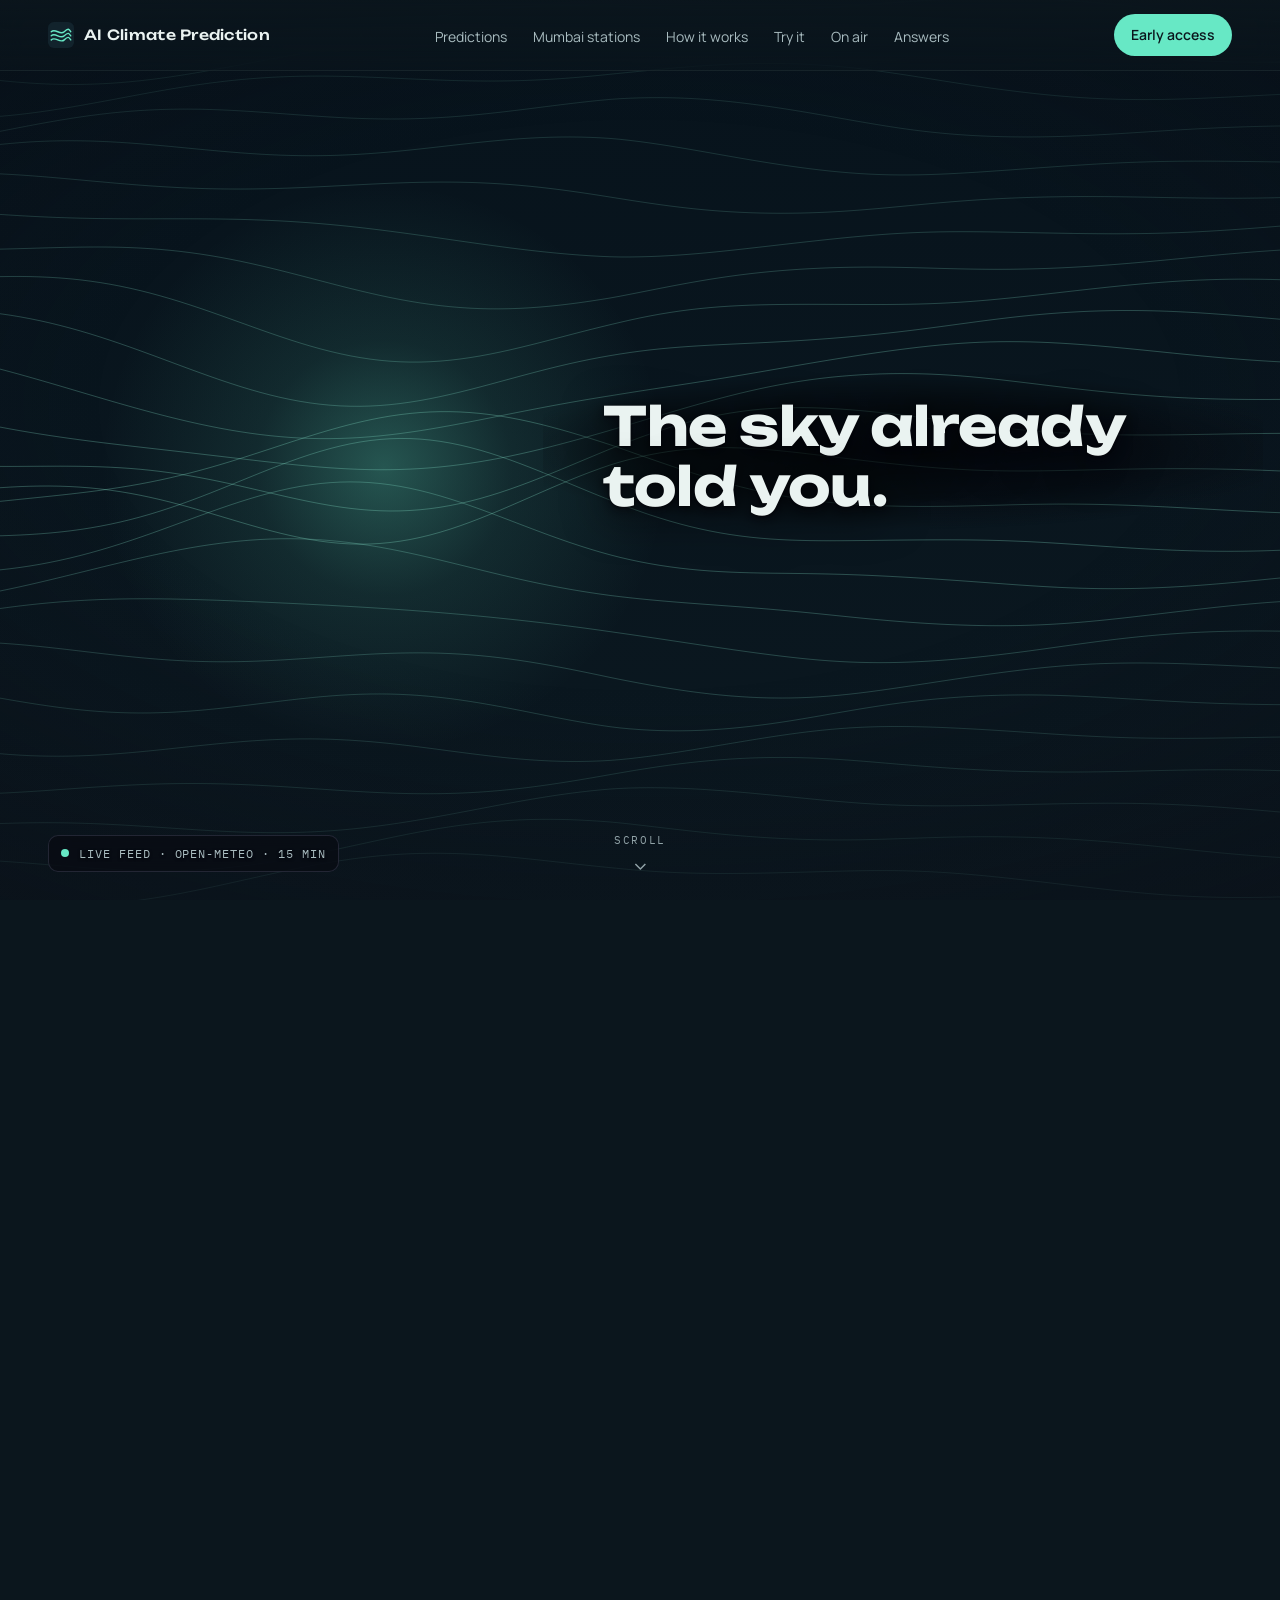
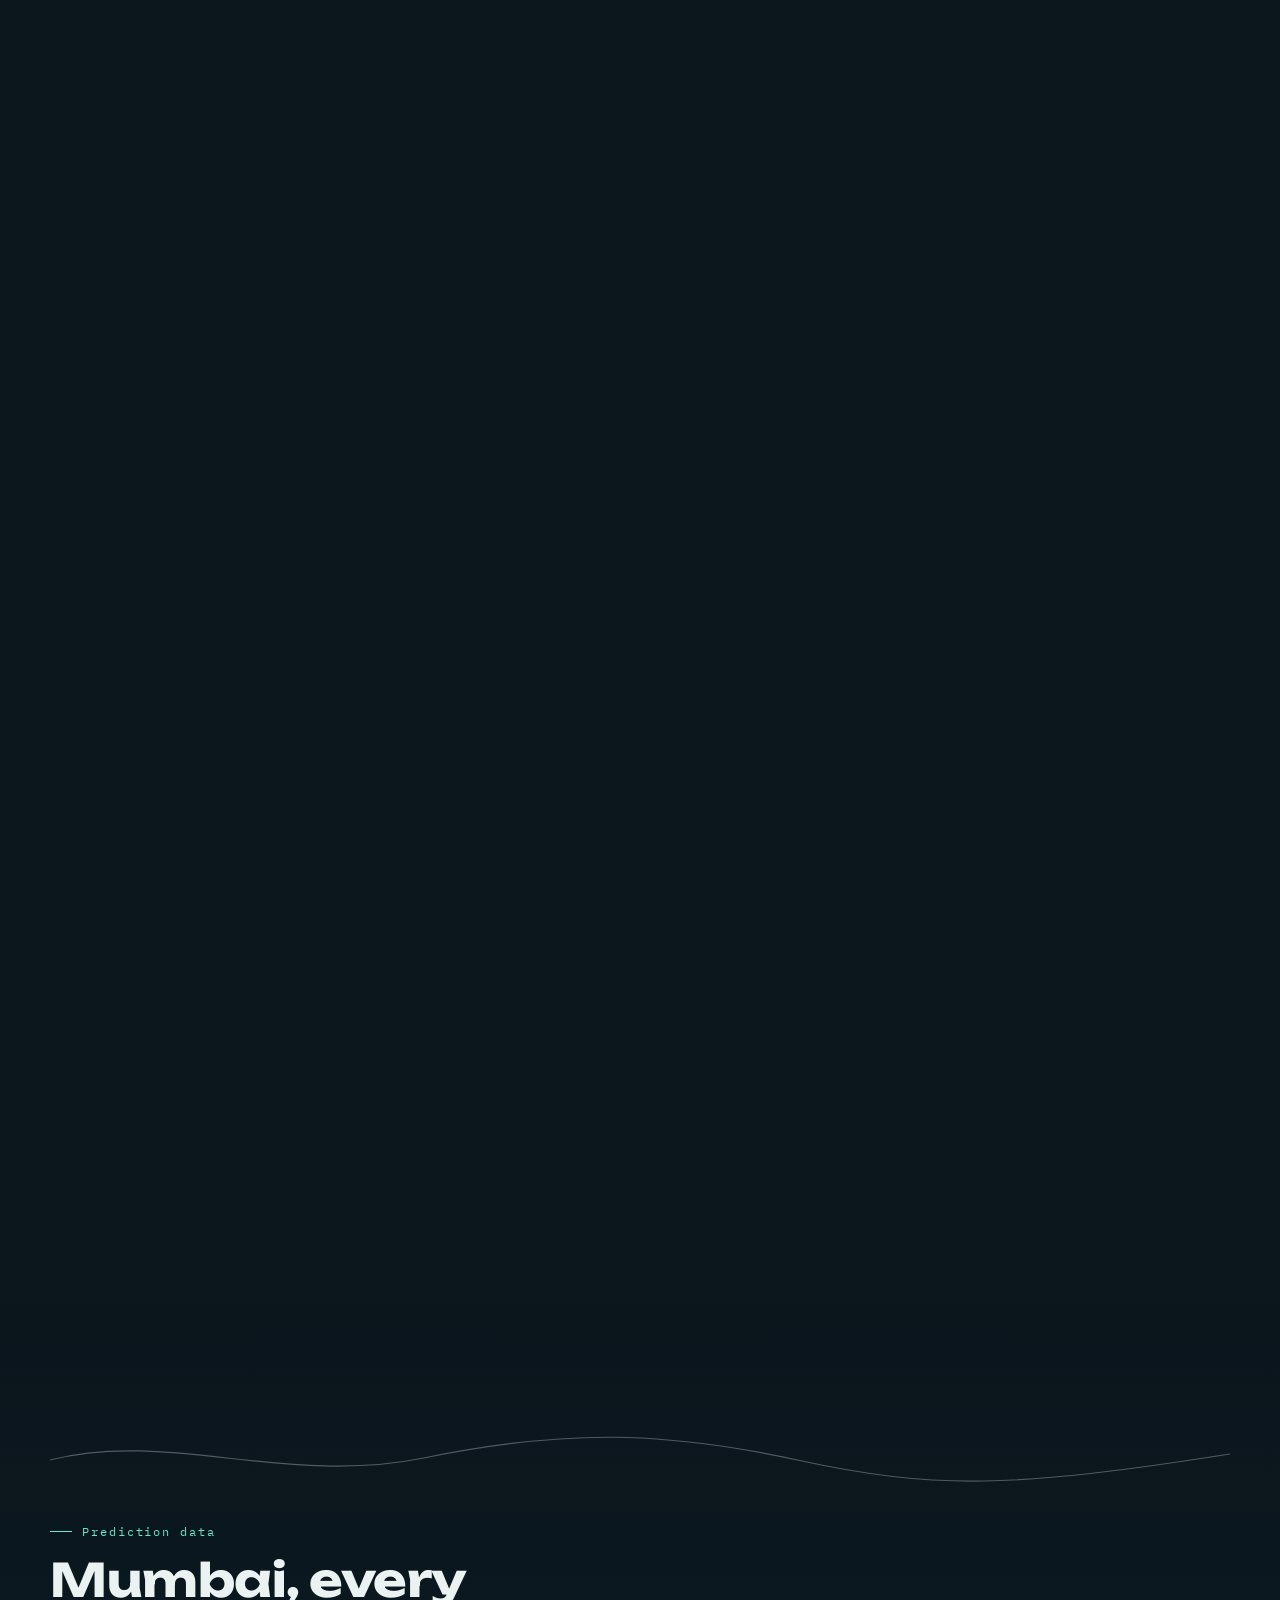
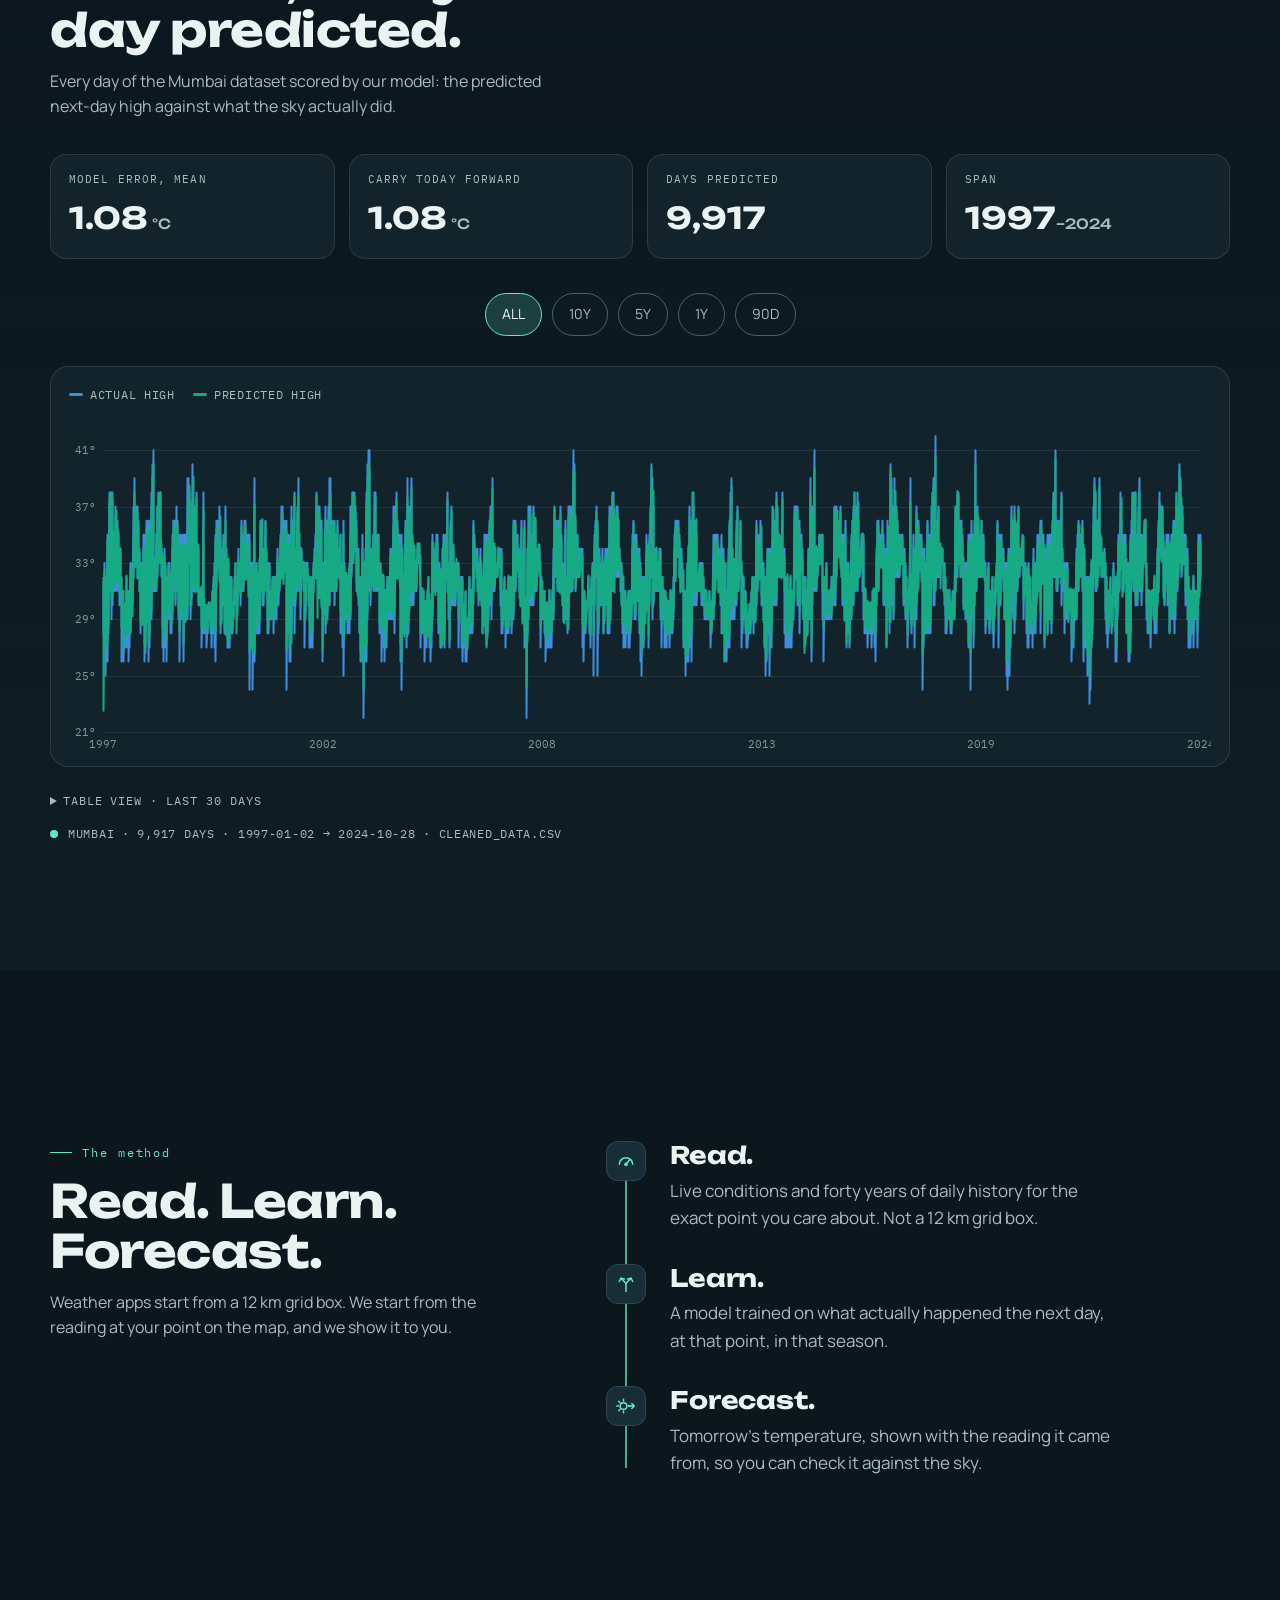
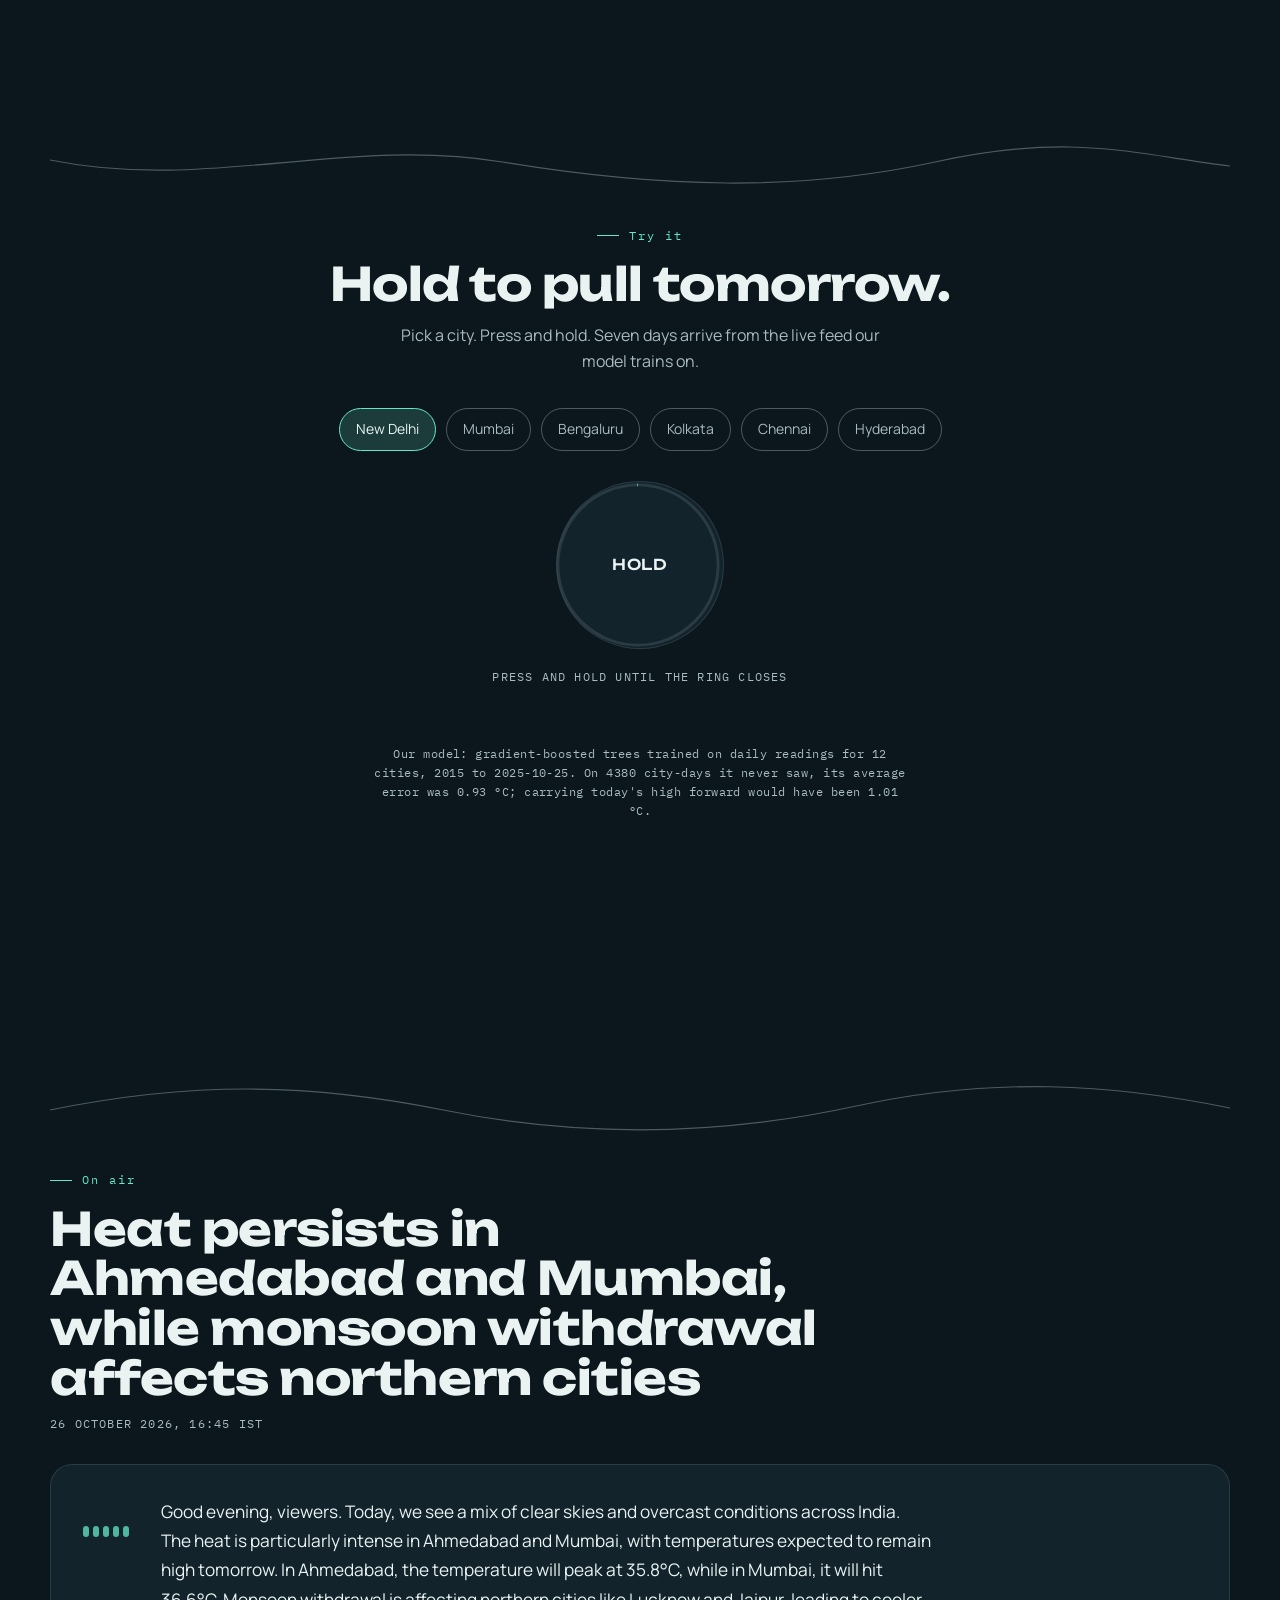
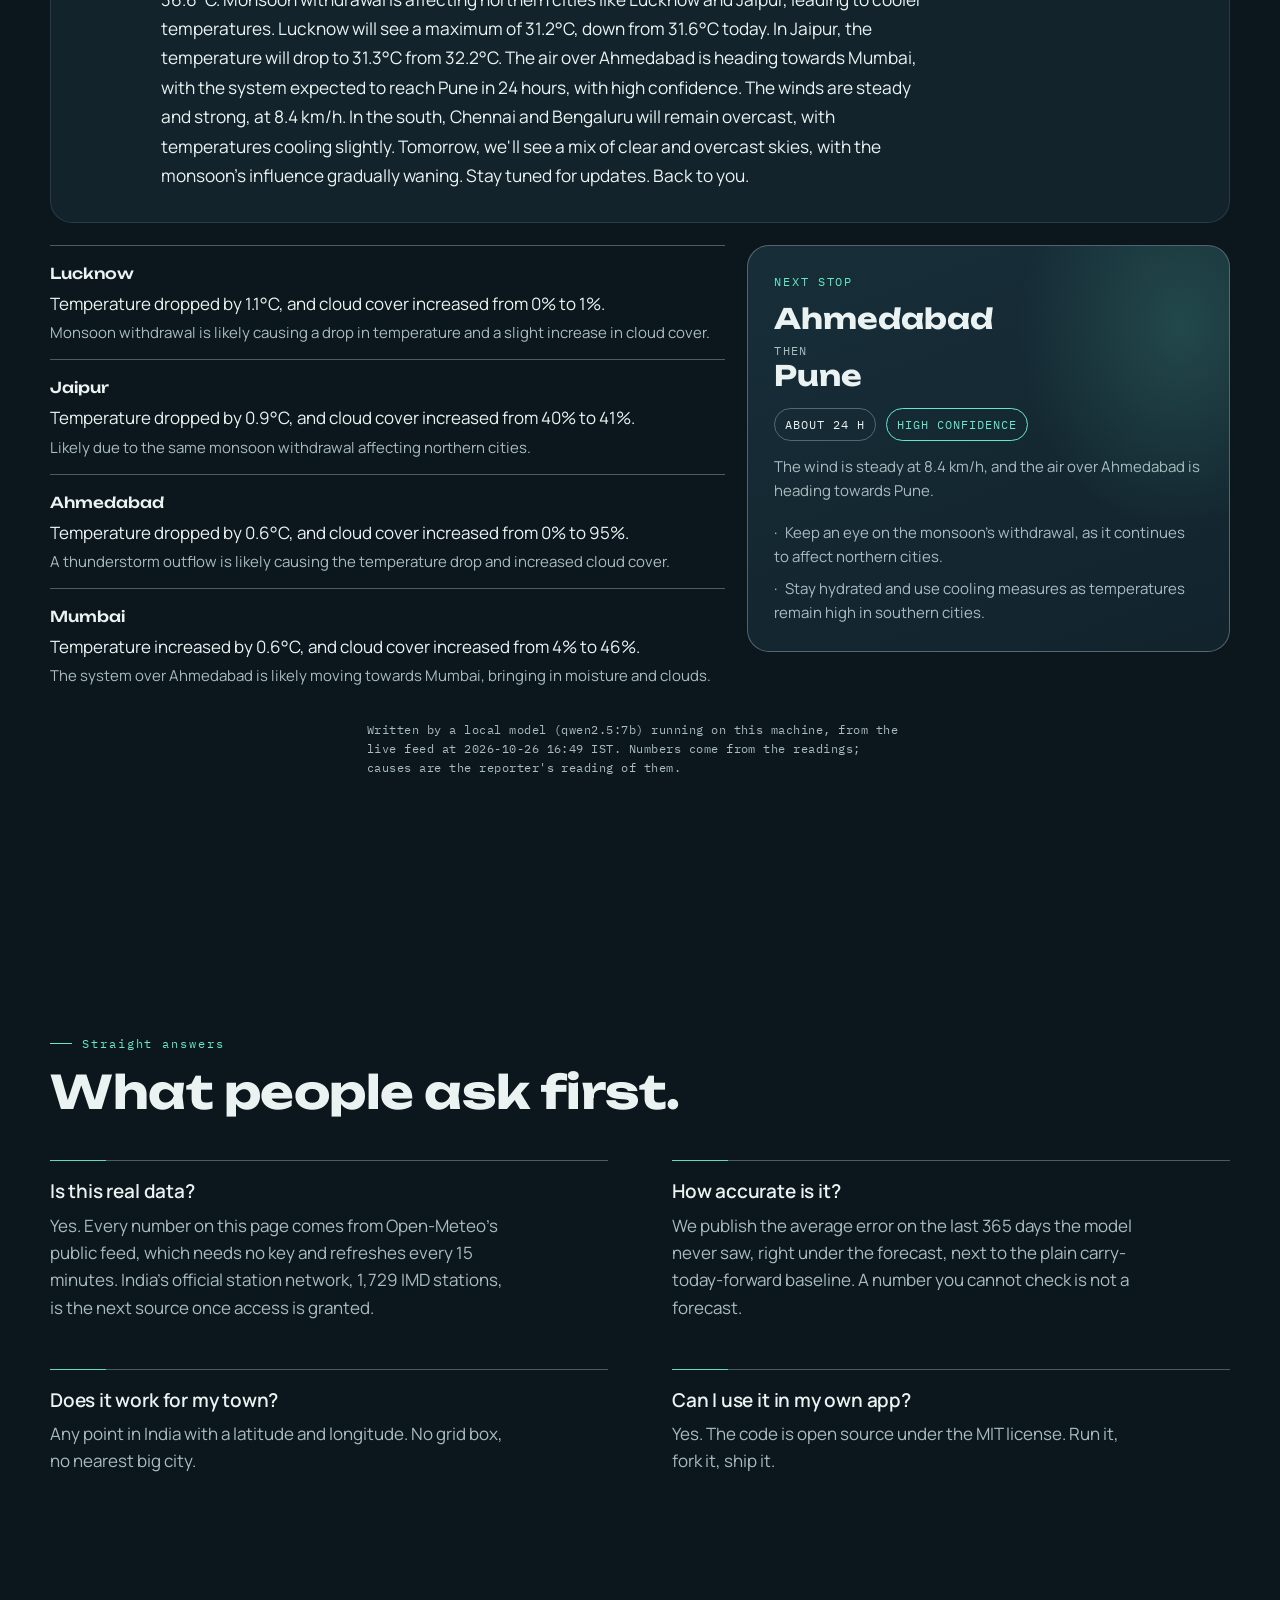
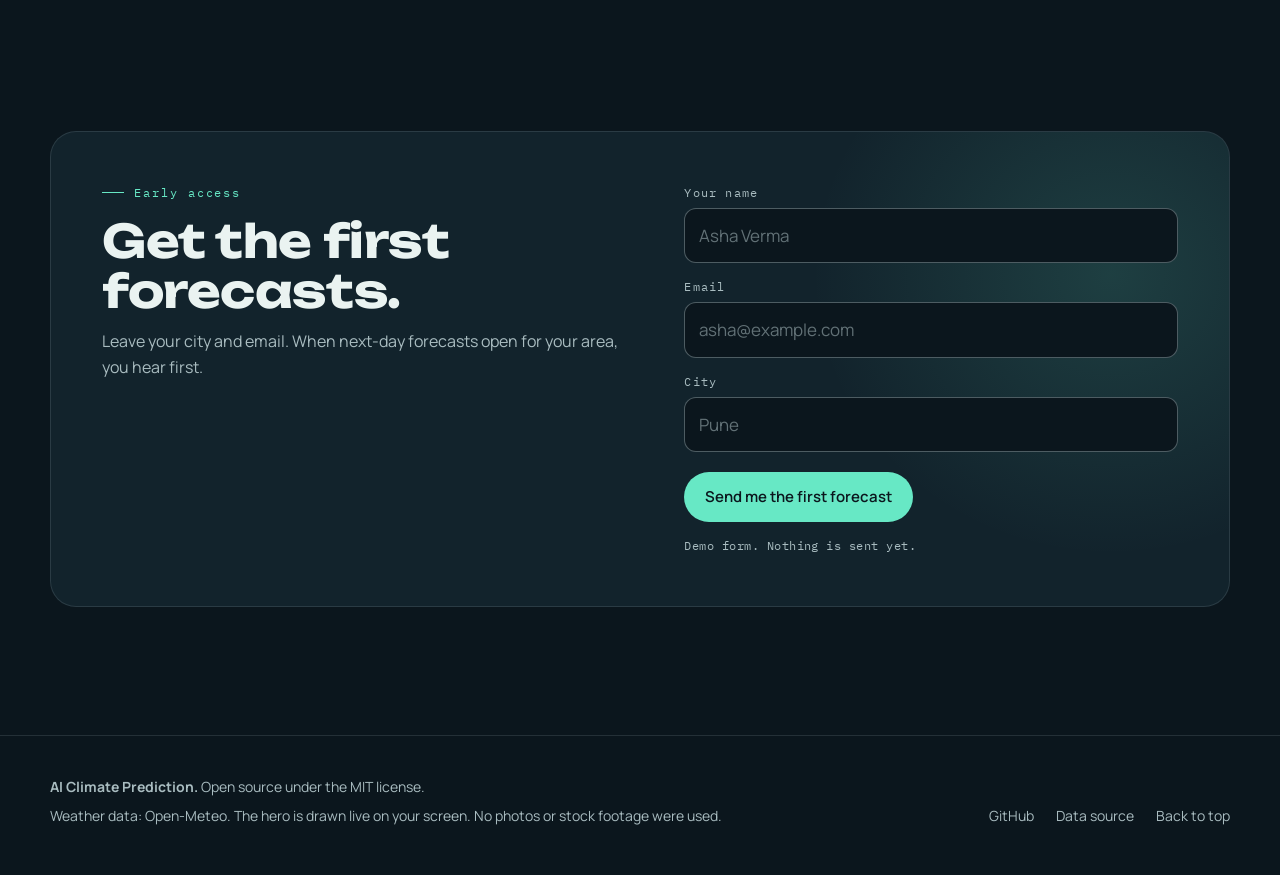
<file: site/index.html>
<!doctype html>
<html lang="en">
<head>
<meta charset="utf-8">
<meta name="viewport" content="width=device-width, initial-scale=1">
<title>AI Climate Prediction</title>
<meta name="description" content="AI Climate Prediction turns India's live weather readings into next-day forecasts you can check against the sky.">
<meta name="theme-color" content="#0b161d">
<!-- DEPLOY STEP: patch og:url and og:image with the live absolute URL before zipping -->
<meta property="og:title" content="AI Climate Prediction">
<meta property="og:description" content="Tomorrow, read today. Live Indian weather readings turned into next-day forecasts you can check.">
<meta property="og:type" content="website">
<meta property="og:url" content="https://example.com/">
<meta property="og:image" content="https://example.com/assets/og.jpg">
<link rel="icon" href="data:image/svg+xml,%3Csvg xmlns='http://www.w3.org/2000/svg' viewBox='0 0 64 64'%3E%3Crect width='64' height='64' rx='14' fill='%230b161d'/%3E%3Cpath d='M8 24c10-10 22 10 32 0s12-6 16 0M8 34c10-10 22 10 32 0s12-6 16 0M8 44c10-10 22 10 32 0s12-6 16 0' fill='none' stroke='%2367e8c5' stroke-width='3.5' stroke-linecap='round'/%3E%3C/svg%3E">
<link rel="preconnect" href="https://fonts.googleapis.com">
<link rel="preconnect" href="https://fonts.gstatic.com" crossorigin>
<link href="https://fonts.googleapis.com/css2?family=Unbounded:wght@500;700&family=Manrope:wght@400;600&family=IBM+Plex+Mono:wght@400&display=swap" rel="stylesheet">
<style>
:root{
  --canvas:#0b161d;--panel:#12232c;--panel-2:#172e39;
  --accent:#67e8c5;--accent-hover:#8ff2d6;--accent-muted:rgba(103,232,197,.18);
  --text-secondary:#a9bcc0;--text-primary:#eaf3f1;
  --rain:#6fb4ff;--heat:#ffb35c;--line:rgba(169,188,192,.16);--line-strong:rgba(169,188,192,.42);
  --chart-actual:#3f8edc;--chart-pred:#17ab85;
  --ease:cubic-bezier(.22,.61,.36,1);--ease-out:cubic-bezier(.16,1,.3,1);
  --tshadow:0 1px 2px rgba(5,5,10,.95),0 3px 12px rgba(5,5,10,.78),0 10px 44px rgba(5,5,10,.8);
  --display:"Unbounded",system-ui,sans-serif;--body:"Manrope",system-ui,sans-serif;--mono:"IBM Plex Mono",ui-monospace,monospace;
}
*{box-sizing:border-box;margin:0;padding:0}
html{overflow-x:hidden;overflow-x:clip;scroll-behavior:smooth;-webkit-text-size-adjust:100%}
body{overflow-x:hidden;overflow-x:clip;background:var(--canvas);color:var(--text-primary);font-family:var(--body);font-size:17px;line-height:1.6;opacity:0;animation:pagein 1.1s var(--ease) forwards}
@keyframes pagein{to{opacity:1}}
a{color:inherit}
img,svg,canvas,video{display:block;max-width:100%}
button,input{font:inherit;color:inherit}
h1,h2,h3{font-family:var(--display);font-weight:700;line-height:1.08;letter-spacing:-.01em;text-wrap:balance}
.skip{position:absolute;left:12px;top:-60px;z-index:100;background:var(--accent);color:var(--canvas);padding:10px 14px;border-radius:8px;font-weight:600;transition:top .2s}
.skip:focus{top:12px}
:focus-visible{outline:2px solid var(--accent);outline-offset:3px}
.sr{position:absolute;width:1px;height:1px;overflow:hidden;clip:rect(0 0 0 0);white-space:nowrap}

/* fixed environment layer */
.env{position:fixed;inset:0;z-index:0;pointer-events:none;overflow:hidden}
.env .glow{position:absolute;width:70vmax;height:70vmax;border-radius:50%;filter:blur(60px);opacity:.28;will-change:transform}
.env .g1{left:-20vmax;top:-10vmax;background:radial-gradient(circle,rgba(103,232,197,.35),transparent 60%);animation:drift1 90s linear infinite -30s}
.env .g2{right:-25vmax;bottom:-20vmax;background:radial-gradient(circle,rgba(111,180,255,.28),transparent 60%);animation:drift2 110s linear infinite -55s}
@keyframes drift1{0%{transform:translate(0,0)}50%{transform:translate(12vmax,10vmax)}100%{transform:translate(0,0)}}
@keyframes drift2{0%{transform:translate(0,0)}50%{transform:translate(-14vmax,-8vmax)}100%{transform:translate(0,0)}}
.env .grain{position:absolute;inset:0;opacity:.05;background-image:url("data:image/svg+xml,%3Csvg xmlns='http://www.w3.org/2000/svg' width='160' height='160'%3E%3Cfilter id='n'%3E%3CfeTurbulence type='fractalNoise' baseFrequency='.9' numOctaves='2' stitchTiles='stitch'/%3E%3C/filter%3E%3Crect width='100%25' height='100%25' filter='url(%23n)'/%3E%3C/svg%3E")}

/* nav */
.nav{position:fixed;top:0;left:0;right:0;z-index:50;display:flex;align-items:center;justify-content:space-between;padding:14px clamp(16px,4vw,48px);background:linear-gradient(rgba(11,22,29,.86),rgba(11,22,29,.5));backdrop-filter:blur(12px);-webkit-backdrop-filter:blur(12px);border-bottom:1px solid rgba(169,188,192,.08)}
.brand{display:flex;align-items:center;gap:10px;text-decoration:none;font-family:var(--display);font-weight:500;font-size:14px;letter-spacing:.02em}
.brand svg{width:26px;height:26px}
.nav ul{display:flex;gap:26px;list-style:none;align-items:center}
.nav ul a{text-decoration:none;font-size:14px;color:var(--text-secondary);transition:color .25s var(--ease)}
.nav ul a:hover{color:var(--text-primary)}
.btn{display:inline-flex;align-items:center;justify-content:center;gap:8px;padding:12px 20px;border-radius:999px;border:1px solid transparent;text-decoration:none;font-weight:600;font-size:15px;cursor:pointer;transition:transform .3s var(--ease-out),background .25s var(--ease),color .25s var(--ease),border-color .25s var(--ease),box-shadow .3s var(--ease)}
.btn.primary{background:var(--accent);color:var(--canvas)}
.btn.primary:hover{background:var(--accent-hover);transform:translateY(-1px);box-shadow:0 10px 30px rgba(103,232,197,.25)}
.btn.ghost{border-color:var(--line-strong);color:var(--text-primary);background:rgba(11,22,29,.35)}
.btn.ghost:hover{border-color:var(--accent);transform:translateY(-1px)}
.btn.small{padding:9px 16px;font-size:14px}
.nav .btn.small{display:inline-flex}
@media (max-width:720px){.nav ul{display:none}}

/* hero */
.hero{position:relative;height:500vh;z-index:1}
.stage{position:sticky;top:0;height:100vh;height:100svh;overflow:hidden;background:var(--canvas)}
.stage canvas{position:absolute;inset:0;width:100%;height:100%;will-change:transform;transform:translateZ(0)}
.scrim{position:absolute;inset:0;pointer-events:none;background:radial-gradient(ellipse 120% 90% at 50% 45%,rgba(10,10,18,0) 35%,rgba(10,10,18,.62) 100%)}
.bands{position:absolute;inset:0}
.band{position:absolute;right:6vw;top:50%;transform:translateY(-50%);width:min(600px,54vw);opacity:0;pointer-events:none;text-shadow:var(--tshadow);--k:0}
.band.on{pointer-events:auto}
.band::before{content:"";position:absolute;inset:-14% -10%;z-index:-1;pointer-events:none;opacity:calc(.25 + .75*var(--k,1));background:radial-gradient(ellipse 74% 62% at 50% 50%,rgba(5,5,10,.66) 0%,rgba(5,5,10,.44) 46%,rgba(5,5,10,0) 76%)}
.band[data-fx="blur"]::before{background:radial-gradient(ellipse 74% 62% at 50% 50%,rgba(5,5,10,.72) 0%,rgba(5,5,10,.48) 46%,rgba(5,5,10,0) 76%)}
.band .line{display:block;font-family:var(--display);font-weight:700;font-size:clamp(28px,4.2vw,56px);line-height:1.1;letter-spacing:-.01em}
.band .line+.line{margin-top:.25em}
.band .w{display:inline-block;white-space:pre}
.band .c{display:inline-block}
.band .btn{text-shadow:none}
/* (c) blur to sharp */
.band[data-fx="blur"] .stack{position:relative}
.band[data-fx="blur"] .soft{position:absolute;inset:0;filter:blur(10px);opacity:calc(1 - var(--k,0))}
.band[data-fx="blur"] .sharp{opacity:var(--k,0)}
/* (f) drift down */
.band[data-fx="drift"] .w{--kc:clamp(0,(var(--k,0) - var(--th,0))*2.8,1);opacity:var(--kc);transform:translateY(calc((1 - var(--kc))*-26px))}
/* (b) grid snap-align, horizontal only */
.band[data-fx="grid"] .c{--kc:clamp(0,(var(--k,0) - var(--th,0))*2.6,1);opacity:var(--kc);transform:translateX(calc((1 - var(--kc))*var(--jx,0px)))}
/* (e) word rise into staged settle */
.band[data-fx="rise"]{width:min(680px,60vw)}
.band[data-fx="rise"] .w{--kc:clamp(0,(var(--k,0) - var(--th,0))*3,1);opacity:var(--kc);transform:translateY(calc((1 - var(--kc))*22px))}
.band[data-fx="rise"] h1{font-size:clamp(34px,5vw,68px);margin-bottom:.35em}
.band[data-fx="rise"] .sub{--ks:clamp(0,(var(--k,0) - .62)*4,1);opacity:var(--ks);font-size:clamp(16px,1.35vw,20px);color:var(--text-primary);max-width:46ch;transform:translateY(calc((1 - var(--ks))*10px))}
.band[data-fx="rise"] .cta-row{--kb:clamp(0,(var(--k,0) - .76)*5,1);opacity:var(--kb);transform:translateY(calc((1 - var(--kb))*10px));display:flex;gap:12px;flex-wrap:wrap;margin-top:26px}
.chip{position:absolute;left:clamp(16px,4vw,48px);bottom:28px;font-family:var(--mono);font-size:12px;letter-spacing:.08em;color:var(--text-secondary);padding:8px 12px;background:rgba(8,8,15,.55);border:1px solid rgba(96,96,126,.3);border-radius:10px;backdrop-filter:blur(10px);text-shadow:0 1px 3px rgba(5,5,10,.85);display:flex;align-items:center;gap:10px}
.dot{width:8px;height:8px;border-radius:50%;background:var(--accent);position:relative}
.dot::after{content:"";position:absolute;inset:-4px;border-radius:50%;border:1px solid var(--accent);opacity:0;animation:pulse 3.2s var(--ease) infinite -1.2s}
@keyframes pulse{0%{transform:scale(.6);opacity:.9}70%{transform:scale(1.6);opacity:0}100%{opacity:0}}
.cue{position:absolute;left:50%;bottom:26px;transform:translateX(-50%);color:var(--text-secondary);font-family:var(--mono);font-size:11px;letter-spacing:.14em;display:flex;flex-direction:column;align-items:center;gap:8px;opacity:.85}
.cue svg{width:16px;height:16px;animation:bob 2.6s var(--ease) infinite -1s}
@keyframes bob{0%,100%{transform:translateY(0)}50%{transform:translateY(6px)}}
.static-copy{display:none;position:absolute;inset:0;padding:96px 20px 64px;flex-direction:column;justify-content:flex-end;text-shadow:var(--tshadow)}
.static-copy::before{content:"";position:absolute;inset:0;background:linear-gradient(rgba(11,22,29,0) 20%,rgba(11,22,29,.78) 70%);pointer-events:none}
.static-copy>*{position:relative}
.static-copy h1{font-size:clamp(34px,9vw,46px);margin-bottom:14px}
.static-copy p{max-width:40ch;margin-bottom:22px}
.static-copy .cta-row{display:flex;gap:10px;flex-wrap:wrap}
.static-copy .btn{text-shadow:none}
@media (max-height:560px){.cue,.chip{display:none}}

/* sections */
main{position:relative;z-index:1}
.sec{position:relative;padding:clamp(72px,10vw,130px) clamp(16px,4vw,48px)}
.wrap{max-width:1180px;margin:0 auto}
.kicker{font-family:var(--mono);font-size:12px;letter-spacing:.16em;color:var(--accent);margin-bottom:14px;display:flex;align-items:center;gap:10px}
.kicker::before{content:"";width:22px;height:1px;background:var(--accent)}
h2{font-size:clamp(28px,3.6vw,46px);max-width:18ch}
.lede{color:var(--text-secondary);max-width:52ch;margin-top:14px;font-size:clamp(16px,1.2vw,19px)}
.iso{width:100%;height:60px;color:var(--line-strong);margin-bottom:34px}
.iso path{fill:none;stroke:currentColor;stroke-width:1.2;stroke-linecap:round}
.draw{stroke-dasharray:var(--len,2000);stroke-dashoffset:var(--len,2000);transition:stroke-dashoffset 1.6s var(--ease)}
.in .draw{stroke-dashoffset:0}
.rv .part{opacity:0;transform:translateY(18px);transition:opacity .8s var(--ease),transform .9s var(--ease-out)}
.rv.in .part{opacity:1;transform:none}
.rv.in .part:nth-child(2){transition-delay:.09s}.rv.in .part:nth-child(3){transition-delay:.18s}.rv.in .part:nth-child(4){transition-delay:.27s}.rv.in .part:nth-child(5){transition-delay:.36s}.rv.in .part:nth-child(6){transition-delay:.45s}.rv.in .part:nth-child(7){transition-delay:.54s}
.rv.settled .part:nth-child(n){transition-delay:0s!important}

/* live strip */
.live{background:linear-gradient(180deg,rgba(18,35,44,0),rgba(18,35,44,.55))}
.strip{display:grid;grid-template-columns:repeat(auto-fit,minmax(172px,1fr));gap:14px;padding:8px 0 18px;margin-top:38px}
.card{background:var(--panel);border:1px solid var(--line);border-radius:18px;padding:20px 20px 18px;position:relative;overflow:hidden;transition:border-color .3s var(--ease),transform .4s var(--ease-out)}
.card:hover{border-color:var(--line-strong);transform:translateY(-2px)}
.card .city{font-family:var(--display);font-weight:500;font-size:15px;letter-spacing:.01em}
.card .temp{font-family:var(--display);font-weight:700;font-size:44px;line-height:1;margin:14px 0 6px}
.card .temp small{font-size:18px;font-weight:500;color:var(--text-secondary)}
.card .cond{color:var(--text-secondary);font-size:14px;min-height:1.6em}
.card .meta{display:grid;gap:5px;margin-top:14px;font-family:var(--mono);font-size:12px;color:var(--text-secondary)}
.card .meta span{display:flex;justify-content:space-between;align-items:baseline;gap:8px;white-space:nowrap}
.card .meta b{color:var(--text-primary);font-weight:400;font-size:13px}
.card .bar{position:absolute;left:0;right:0;bottom:0;height:3px;background:linear-gradient(90deg,var(--rain),transparent);transform-origin:left;transform:scaleX(var(--rh,0));transition:transform 1.2s var(--ease-out)}
.stamp{font-family:var(--mono);font-size:12px;color:var(--text-secondary);display:flex;align-items:center;gap:10px;margin-top:6px;letter-spacing:.06em}
.err{color:var(--heat)}

/* prediction chart */
.statrow{display:grid;grid-template-columns:repeat(auto-fit,minmax(160px,1fr));gap:14px;margin-top:34px}
.stat{background:var(--panel);border:1px solid var(--line);border-radius:16px;padding:16px 18px}
.stat .k{font-family:var(--mono);font-size:11px;letter-spacing:.1em;color:var(--text-secondary)}
.stat .v{font-family:var(--display);font-weight:700;font-size:30px;margin-top:6px}
.stat .v small{font-size:14px;font-weight:500;color:var(--text-secondary)}
.chartbox{position:relative;background:var(--panel);border:1px solid var(--line);border-radius:18px;padding:18px 18px 12px;margin-top:18px}
.legend{display:flex;gap:18px;flex-wrap:wrap;font-family:var(--mono);font-size:12px;letter-spacing:.06em;color:var(--text-secondary);margin-bottom:10px}
.legend span{display:inline-flex;align-items:center;gap:7px}
.legend i{width:14px;height:3px;border-radius:2px}
.chartbox canvas{width:100%;height:340px;touch-action:pan-y;cursor:crosshair}
.tip{position:absolute;pointer-events:none;background:var(--canvas);border:1px solid var(--line-strong);border-radius:10px;padding:8px 11px;font-family:var(--mono);font-size:12px;line-height:1.7;color:var(--text-secondary);white-space:nowrap;z-index:5}
.tip b{color:var(--text-primary);font-weight:400}
.ptable{margin-top:16px}
.ptable summary{font-family:var(--mono);font-size:12px;letter-spacing:.08em;color:var(--text-secondary);cursor:pointer;padding:8px 0}
.ptable summary:hover{color:var(--text-primary)}
.ptable table{width:100%;max-width:560px;border-collapse:collapse;font-size:14px;margin-top:8px}
.ptable th{font-family:var(--mono);font-size:11px;letter-spacing:.1em;color:var(--text-secondary);text-align:right;font-weight:400;padding:6px 10px;border-bottom:1px solid var(--line-strong)}
.ptable th:first-child,.ptable td:first-child{text-align:left}
.ptable td{text-align:right;padding:6px 10px;border-bottom:1px solid var(--line);font-variant-numeric:tabular-nums}
@media (max-width:600px){.chartbox canvas{height:260px}}

/* how */
.how .grid{display:grid;grid-template-columns:1fr 1.3fr;gap:clamp(28px,6vw,90px);align-items:start;margin-top:44px}
.timeline{position:relative;display:grid;gap:34px;padding-left:64px}
.spine{position:absolute;left:19px;top:8px;width:2px;height:calc(100% - 16px)}
.spine path{fill:none;stroke:var(--accent);stroke-width:2;stroke-linecap:round;opacity:.7}
.timeline>.glow{position:absolute;left:10px;top:8px;width:20px;height:20px;border-radius:50%;background:radial-gradient(circle,var(--accent),transparent 70%);opacity:0;animation:ride 7s var(--ease) infinite -2s;pointer-events:none}
.timeline.in>.glow{opacity:.8}
@keyframes ride{0%{transform:translateY(0);opacity:0}10%{opacity:.8}90%{opacity:.8}100%{transform:translateY(var(--ride,400px));opacity:0}}
.step{position:relative}
.step .ico{position:absolute;left:-64px;top:-2px;width:40px;height:40px;border-radius:12px;background:var(--panel-2);border:1px solid var(--line);display:grid;place-items:center;color:var(--accent)}
.step .ico svg{width:20px;height:20px;fill:none;stroke:currentColor;stroke-width:1.8;stroke-linecap:round;stroke-linejoin:round}
.step h3{font-size:24px;margin-bottom:8px}
.step p{color:var(--text-secondary);max-width:44ch}
.sticky{position:sticky;top:110px}
.sticky h2{margin-bottom:8px}

/* run */
.run{text-align:center}
.run h2,.run .lede{margin-left:auto;margin-right:auto}
.run .kicker{justify-content:center}
.chips{display:flex;flex-wrap:wrap;gap:10px;justify-content:center;margin:34px 0 30px}
.chipbtn{background:transparent;border:1px solid var(--line-strong);color:var(--text-secondary);padding:9px 16px;border-radius:999px;cursor:pointer;font-size:14px;transition:border-color .25s var(--ease),color .25s var(--ease),background .25s var(--ease)}
.chipbtn[aria-pressed="true"]{background:var(--accent-muted);border-color:var(--accent);color:var(--text-primary)}
.chipbtn:hover{border-color:var(--accent)}
.hold{position:relative;width:168px;height:168px;border-radius:50%;margin:0 auto;background:var(--panel);border:1px solid var(--line);color:var(--text-primary);cursor:pointer;touch-action:none;user-select:none;-webkit-user-select:none;display:grid;place-items:center;font-family:var(--display);font-weight:500;font-size:15px;letter-spacing:.06em;transition:transform .35s var(--ease-out),border-color .3s var(--ease)}
.hold:hover{border-color:var(--line-strong)}
.hold:active{transform:scale(.97)}
.hold svg{position:absolute;inset:-2px;width:calc(100% + 4px);height:calc(100% + 4px);transform:rotate(-90deg)}
.hold circle{fill:none;stroke-width:3}
.hold .track{stroke:var(--line)}
.hold .fill{stroke:var(--accent);stroke-dasharray:520;stroke-dashoffset:calc(520*(1 - var(--hold,0)))}
.hold .breath{position:absolute;inset:-14px;border-radius:50%;border:1px solid var(--accent);opacity:0;animation:breath 5s var(--ease) infinite -2.4s}
@keyframes breath{0%,100%{transform:scale(.92);opacity:0}50%{transform:scale(1.02);opacity:.35}}
.hold.done{border-color:var(--accent)}
.hold.done .breath{animation:none;opacity:.45;transform:none}
.hint{font-family:var(--mono);font-size:12px;letter-spacing:.1em;color:var(--text-secondary);margin-top:18px;min-height:1.5em}
.fc{display:grid;grid-template-columns:repeat(7,1fr);gap:10px;margin:40px auto 0;max-width:980px}
.fc .day{background:var(--panel);border:1px solid var(--line);border-radius:14px;padding:14px 8px 12px;opacity:.16;transform:translateY(10px);transition:opacity .6s var(--ease),transform .7s var(--ease-out),border-color .4s var(--ease)}
.fc.lit .day{opacity:1;transform:none;border-color:var(--line-strong)}
.fc.lit .day:nth-child(2){transition-delay:.08s}.fc.lit .day:nth-child(3){transition-delay:.16s}.fc.lit .day:nth-child(4){transition-delay:.24s}.fc.lit .day:nth-child(5){transition-delay:.32s}.fc.lit .day:nth-child(6){transition-delay:.4s}.fc.lit .day:nth-child(7){transition-delay:.48s}
.fc.settled .day:nth-child(n){transition-delay:0s!important}
.fc .d{font-family:var(--mono);font-size:11px;letter-spacing:.1em;color:var(--text-secondary)}
.fc .hi{font-family:var(--display);font-weight:700;font-size:22px;margin-top:8px}
.fc .lo{font-family:var(--mono);font-size:12px;color:var(--text-secondary)}
.fc .od{font-family:var(--mono);font-size:11px;letter-spacing:.04em;color:var(--accent);margin-top:5px;min-height:1.4em}
.fc .rn{font-size:12px;color:var(--rain);margin-top:4px;min-height:1.5em}
.note{font-family:var(--mono);font-size:12px;color:var(--text-secondary);margin-top:18px;letter-spacing:.04em;max-width:78ch;margin-left:auto;margin-right:auto}
.ours{margin:22px auto 0;max-width:720px;padding:16px 20px;border-left:3px solid var(--accent);background:var(--panel);border-radius:0 14px 14px 0;text-align:left;font-size:16px;line-height:1.5}
.ours strong{font-family:var(--display);font-size:22px;color:var(--accent);margin:0 4px}
@media (max-width:820px){.fc{grid-template-columns:repeat(4,1fr)}}
@media (max-width:480px){.fc{grid-template-columns:repeat(2,1fr)}}

/* on air */
.report .dateline{font-family:var(--mono);font-size:12px;letter-spacing:.1em;color:var(--text-secondary);margin-top:12px}
.air{display:grid;grid-template-columns:56px 1fr;gap:22px;align-items:start;background:var(--panel);border:1px solid var(--line);border-radius:22px;padding:clamp(20px,3vw,32px);margin-top:30px}
.air p{font-size:clamp(17px,1.35vw,21px);line-height:1.7;max-width:70ch}
.mic{display:flex;align-items:flex-end;gap:4px;height:40px;padding-top:6px}
.mic span{width:6px;height:30%;border-radius:3px;background:var(--accent);opacity:.75;transform-origin:bottom;animation:vu 2.4s var(--ease) infinite}
.mic span:nth-child(2){animation-delay:-.4s}.mic span:nth-child(3){animation-delay:-.9s}.mic span:nth-child(4){animation-delay:-1.3s}.mic span:nth-child(5){animation-delay:-1.9s}
@keyframes vu{0%,100%{transform:scaleY(.35)}30%{transform:scaleY(1)}60%{transform:scaleY(.55)}}
.rgrid{display:grid;grid-template-columns:1.4fr 1fr;gap:22px;margin-top:22px;align-items:start}
.ch{border-top:1px solid var(--line-strong);padding:16px 0 14px}
.ch b{display:block;font-family:var(--display);font-weight:500;font-size:15px;margin-bottom:4px}
.ch .what{margin-bottom:4px}
.ch .why{color:var(--text-secondary);font-size:15px}
.nextbox{background:linear-gradient(160deg,var(--panel-2),var(--panel));border:1px solid var(--line-strong);border-radius:22px;padding:26px;position:relative;overflow:hidden}
.nextbox::before{content:"";position:absolute;right:-30%;top:-40%;width:80%;height:120%;background:radial-gradient(ellipse,rgba(103,232,197,.16),transparent 60%);pointer-events:none}
.nextbox .k{font-family:var(--mono);font-size:12px;letter-spacing:.14em;color:var(--accent);margin-bottom:12px}
.nextbox .route{font-family:var(--display);font-weight:700;font-size:clamp(22px,2.2vw,30px);line-height:1.15}
.nextbox .route small{display:block;font-family:var(--mono);font-weight:400;font-size:12px;letter-spacing:.1em;color:var(--text-secondary);margin:8px 0 2px}
.nextbox .eta{display:flex;gap:10px;flex-wrap:wrap;margin:16px 0 14px}
.tag{font-family:var(--mono);font-size:12px;letter-spacing:.08em;padding:6px 10px;border-radius:999px;border:1px solid var(--line-strong);color:var(--text-primary)}
.tag.hi{border-color:var(--accent);color:var(--accent)}.tag.mid{border-color:var(--heat);color:var(--heat)}.tag.lo{border-color:var(--line-strong);color:var(--text-secondary)}
.nextbox p{color:var(--text-secondary);font-size:15px}
.watch{list-style:none;margin-top:18px;display:grid;gap:8px;font-size:15px;color:var(--text-secondary)}
.watch li::before{content:"·";color:var(--accent);margin-right:8px}
@media (max-width:900px){.rgrid{grid-template-columns:1fr}.air{grid-template-columns:1fr}.mic{height:28px}}

/* faq */
.faq .list{display:grid;grid-template-columns:1fr 1fr;gap:clamp(22px,4vw,48px) clamp(28px,5vw,72px);margin-top:44px}
.qa{border-top:1px solid var(--line-strong);padding-top:20px;position:relative}
.qa::after{content:"";position:absolute;left:0;top:-1px;height:1px;width:56px;background:var(--accent);opacity:.9;animation:shimmer 7s var(--ease) infinite -3s}
@keyframes shimmer{0%,100%{width:56px;opacity:.9}50%{width:120px;opacity:.5}}
.qa h3{font-size:19px;margin-bottom:10px;font-family:var(--body);font-weight:600}
.qa p{color:var(--text-secondary);max-width:46ch}

/* cta */
.cta .panel{display:grid;grid-template-columns:1.05fr 1fr;gap:clamp(28px,5vw,72px);background:var(--panel);border:1px solid var(--line);border-radius:26px;padding:clamp(28px,4vw,56px);position:relative;overflow:hidden}
.cta .panel::before{content:"";position:absolute;right:-20%;top:-40%;width:60%;height:140%;background:radial-gradient(ellipse,rgba(103,232,197,.14),transparent 60%);pointer-events:none}
.form{display:grid;gap:14px;position:relative}
.field{display:grid;gap:6px}
.field label{font-family:var(--mono);font-size:12px;letter-spacing:.1em;color:var(--text-secondary)}
.field input{background:var(--canvas);border:1px solid var(--line-strong);border-radius:12px;padding:13px 14px;color:var(--text-primary);transition:border-color .25s var(--ease)}
.field input::placeholder{color:rgba(169,188,192,.55)}
.field input:focus{border-color:var(--accent);outline:none}
.form .btn{justify-self:start;margin-top:6px}
.micro{font-family:var(--mono);font-size:12px;color:var(--text-secondary);letter-spacing:.04em}
.ok{display:none;background:var(--canvas);border:1px solid var(--accent);border-radius:16px;padding:22px;align-self:start}
.ok.show{display:block}
.ok h3{font-size:20px;margin-bottom:8px}
.ok p{color:var(--text-secondary)}

/* the bot: ask the reporter */
.botfab{position:fixed;right:22px;bottom:22px;z-index:60;display:inline-flex;align-items:center;gap:10px;padding:12px 18px;border-radius:999px;background:var(--accent);color:var(--canvas);border:0;font-weight:600;font-size:15px;cursor:pointer;box-shadow:0 12px 34px rgba(103,232,197,.28);transition:transform .3s var(--ease-out),box-shadow .3s var(--ease)}
.botfab:hover{transform:translateY(-2px);box-shadow:0 16px 40px rgba(103,232,197,.36)}
.botfab .mic{height:16px;padding:0}
.botfab .mic span{background:var(--canvas);width:3px;opacity:.9}
.bot{position:fixed;right:22px;bottom:22px;z-index:61;width:min(400px,calc(100vw - 44px));max-height:min(640px,calc(100vh - 44px));display:flex;flex-direction:column;background:var(--panel);border:1px solid var(--line-strong);border-radius:20px;box-shadow:0 24px 70px rgba(0,0,0,.5);overflow:hidden}
.bot header{display:flex;align-items:center;justify-content:space-between;padding:14px 16px;border-bottom:1px solid var(--line)}
.bot header b{font-family:var(--display);font-weight:500;font-size:14px}
.bot header small{display:block;font-family:var(--mono);font-size:11px;letter-spacing:.08em;color:var(--text-secondary);margin-top:3px}
.bot .x{background:transparent;border:0;color:var(--text-secondary);cursor:pointer;font-size:24px;line-height:1;padding:2px 8px;border-radius:8px}
.bot .x:hover{color:var(--text-primary)}
.botlog{flex:1 1 auto;min-height:0;overflow-y:auto;padding:14px 16px;display:grid;gap:10px;align-content:start;scrollbar-width:thin;scrollbar-color:var(--line-strong) transparent}
.msg{max-width:90%;padding:10px 14px;border-radius:14px;font-size:15px;line-height:1.5;white-space:pre-wrap;overflow-wrap:anywhere}
.msg.user{justify-self:end;background:var(--accent-muted);border:1px solid rgba(103,232,197,.35);border-bottom-right-radius:4px}
.msg.reply{justify-self:start;background:var(--canvas);border:1px solid var(--line);border-bottom-left-radius:4px}
.msg.reply:empty::after{content:"…";color:var(--text-secondary)}
.botchips{display:flex;flex-wrap:wrap;gap:8px;padding:0 16px 10px}
.botchips .chipbtn{font-size:13px;padding:7px 12px}
.botstatus{font-family:var(--mono);font-size:11px;color:var(--text-secondary);padding:0 16px 8px;min-height:1.4em;letter-spacing:.06em}
.botform{display:flex;gap:8px;padding:12px 16px;border-top:1px solid var(--line)}
.botform input{flex:1;min-width:0;background:var(--canvas);border:1px solid var(--line-strong);border-radius:12px;padding:11px 12px;color:var(--text-primary)}
.botform input:focus{border-color:var(--accent);outline:none}
.botform .btn[disabled]{opacity:.5;cursor:wait}
.bot[hidden],.botfab[hidden],.ours[hidden],.report[hidden]{display:none}
@media (max-width:720px){.bot{right:10px;bottom:10px;width:calc(100vw - 20px);max-height:calc(100vh - 20px);max-height:calc(100svh - 20px)}.botfab{right:14px;bottom:14px}}

/* footer */
footer{position:relative;z-index:1;padding:40px clamp(16px,4vw,48px) 48px;border-top:1px solid var(--line);color:var(--text-secondary);font-size:14px}
footer .wrap{display:grid;grid-template-columns:1.4fr 1fr;gap:24px;align-items:end}
footer p+p{margin-top:6px}
footer ul{list-style:none;display:flex;gap:22px;justify-content:flex-end;flex-wrap:wrap}
footer a{text-decoration:none;color:var(--text-secondary);transition:color .25s var(--ease)}
footer a:hover{color:var(--text-primary)}

/* responsive */
@media (max-width:900px){.how .grid{grid-template-columns:1fr}.sticky{position:static}.cta .panel{grid-template-columns:1fr}.faq .list{grid-template-columns:1fr}footer .wrap{grid-template-columns:1fr}footer ul{justify-content:flex-start}}
@media (pointer:coarse){.btn,.chipbtn{min-height:44px;display:inline-flex;align-items:center;justify-content:center}.nav ul a{display:inline-flex;min-height:44px;align-items:center}}

/* the five static-hero gates, identical to the JS list */
@media (max-width: 720px), (orientation: portrait) and (max-width: 1024px), (orientation: portrait) and (pointer: coarse), (orientation: landscape) and (pointer: coarse) and (max-height: 560px), (prefers-reduced-motion: reduce){
  .hero{height:auto}
  .stage{position:relative;height:100vh;height:100svh;min-height:600px}
  .bands,.cue,.chip{display:none}
  .static-copy{display:flex}
}

/* reduced motion, honored completely and mirrored by html.rm for live flips */
@media (prefers-reduced-motion: reduce){
  *,*::before,*::after{animation:none!important;transition:none!important;transition-delay:0s!important}
  body{opacity:1}
  .rv .part{opacity:1;transform:none}
  .draw{stroke-dashoffset:0!important}
  .fc .day{opacity:1;transform:none}
  html{scroll-behavior:auto}
}
html.rm *,html.rm *::before,html.rm *::after{animation:none!important;transition:none!important;transition-delay:0s!important}
html.rm body{opacity:1}
html.rm .rv .part{opacity:1;transform:none}
html.rm .draw{stroke-dashoffset:0!important}
html.rm .fc .day{opacity:1;transform:none}
body.paused *,body.paused *::before,body.paused *::after{animation-play-state:paused!important}
</style>
</head>
<body>
<a class="skip" href="#main">Skip to content</a>
<div class="env" aria-hidden="true"><div class="glow g1"></div><div class="glow g2"></div><div class="grain"></div></div>

<nav class="nav" aria-label="Main">
  <a class="brand" href="#top" aria-label="AI Climate Prediction, home">
    <svg viewBox="0 0 64 64" aria-hidden="true"><rect width="64" height="64" rx="14" fill="#12232c"/><path d="M8 24c10-10 22 10 32 0s12-6 16 0M8 34c10-10 22 10 32 0s12-6 16 0M8 44c10-10 22 10 32 0s12-6 16 0" fill="none" stroke="#67e8c5" stroke-width="3.5" stroke-linecap="round"/></svg>
    AI Climate Prediction
  </a>
  <ul>
    <li><a href="#live">Predictions</a></li>
    <li><a href="mumbai.html">Mumbai stations</a></li>
    <li><a href="#how">How it works</a></li>
    <li><a href="#run">Try it</a></li>
    <li><a href="#faq">Answers</a></li>
  </ul>
  <a class="btn primary small" href="#early">Early access</a>
</nav>

<header class="hero" id="top">
  <div class="stage">
    <canvas id="sky" aria-hidden="true" tabindex="-1"></canvas>
    <div class="scrim" aria-hidden="true"></div>
    <div class="bands">
      <div class="band" data-a="0" data-b="0.20" data-fx="blur" data-ramp="0.05">
        <span class="sr">The sky already told you.</span>
        <div class="stack" aria-hidden="true"><span class="line soft">The sky already told you.</span><span class="line sharp">The sky already told you.</span></div>
      </div>
      <div class="band" data-a="0.24" data-b="0.46" data-fx="drift">
        <span class="sr">Clear skies, said the app. Then the street flooded.</span>
        <span class="line split" aria-hidden="true">Clear skies, said the app.</span>
        <span class="line split" aria-hidden="true" data-th="0.28">Then the street flooded.</span>
      </div>
      <div class="band" data-a="0.50" data-b="0.72" data-fx="grid" data-spread="0.5">
        <span class="sr">Any Indian city. Every 15 minutes. History back to 1940.</span>
        <span class="line split" aria-hidden="true">Any Indian city. Every 15 minutes.</span>
        <span class="line split" aria-hidden="true" data-th="0.3">History back to 1940.</span>
      </div>
      <div class="band" data-a="0.78" data-b="1" data-fx="rise" data-ramp="0.09">
        <h1><span class="sr">Tomorrow, read today.</span><span class="split" aria-hidden="true">Tomorrow, read today.</span></h1>
        <p class="sub">AI Climate Prediction turns live readings into next-day forecasts you can check against the sky.</p>
        <div class="cta-row"><a class="btn primary" href="#live">See the predictions</a><a class="btn ghost" href="#how">How it works</a></div>
      </div>
    </div>
    <div class="static-copy">
      <h1>Tomorrow, read today.</h1>
      <p>AI Climate Prediction turns live readings into next-day forecasts you can check against the sky.</p>
      <div class="cta-row"><a class="btn primary" href="#live">See the predictions</a><a class="btn ghost" href="#how">How it works</a></div>
    </div>
    <div class="chip" aria-hidden="true"><span class="dot"></span>LIVE FEED · OPEN-METEO · 15 MIN</div>
    <div class="cue" aria-hidden="true">SCROLL<svg viewBox="0 0 16 16" fill="none" stroke="currentColor" stroke-width="1.5"><path d="M3 6l5 5 5-5"/></svg></div>
  </div>
</header>

<main id="main" tabindex="-1">

  <section class="sec live rv" id="live" aria-labelledby="live-h">
    <div class="wrap">
      <svg class="iso part" viewBox="0 0 1200 60" preserveAspectRatio="none" aria-hidden="true"><path class="draw" d="M0 32C120 2 240 58 380 30S620 2 760 32 980 60 1200 26"/></svg>
      <p class="kicker part">Prediction data</p>
      <h2 id="live-h" class="part">Mumbai, every day predicted.</h2>
      <p class="lede part">Every day of the Mumbai dataset scored by our model: the predicted next-day high against what the sky actually did.</p>
      <div class="statrow part" id="pstats"></div>
      <div class="chips part" id="prange" role="group" aria-label="Time range">
        <button type="button" class="chipbtn" data-r="0" aria-pressed="true">ALL</button>
        <button type="button" class="chipbtn" data-r="3650" aria-pressed="false">10Y</button>
        <button type="button" class="chipbtn" data-r="1825" aria-pressed="false">5Y</button>
        <button type="button" class="chipbtn" data-r="365" aria-pressed="false">1Y</button>
        <button type="button" class="chipbtn" data-r="90" aria-pressed="false">90D</button>
      </div>
      <div class="chartbox part">
        <div class="legend"><span><i style="background:var(--chart-actual)"></i>ACTUAL HIGH</span><span><i style="background:var(--chart-pred)"></i>PREDICTED HIGH</span></div>
        <canvas id="pchart" role="img" aria-label="Daily maximum temperature in Mumbai: actual against the model's prediction"></canvas>
        <div class="tip" id="ptip" hidden></div>
      </div>
      <details class="ptable part"><summary>TABLE VIEW · LAST 30 DAYS</summary><table><thead><tr><th>Date</th><th>Actual °C</th><th>Predicted °C</th><th>Error</th></tr></thead><tbody id="ptbody"></tbody></table></details>
      <p class="stamp part"><span class="dot" aria-hidden="true"></span><span id="stamp">Loading the predictions…</span></p>
    </div>
  </section>

  <section class="sec how" id="how" aria-labelledby="how-h">
    <div class="wrap">
      <div class="grid">
        <div class="sticky rv">
          <p class="kicker part">The method</p>
          <h2 id="how-h" class="part">Read. Learn. Forecast.</h2>
          <p class="lede part">Weather apps start from a 12 km grid box. We start from the reading at your point on the map, and we show it to you.</p>
        </div>
        <div class="timeline rv" id="timeline">
          <svg class="spine" viewBox="0 0 2 100" preserveAspectRatio="none" aria-hidden="true"><path class="draw" d="M1 0V100"/></svg>
          <div class="glow" aria-hidden="true"></div>
          <div class="step part">
            <div class="ico" aria-hidden="true"><svg viewBox="0 0 24 24"><path d="M4 16a8 8 0 0116 0"/><path d="M12 16l4-5"/><circle cx="12" cy="16" r="1.4"/></svg></div>
            <h3>Read.</h3>
            <p>Live conditions and forty years of daily history for the exact point you care about. Not a 12 km grid box.</p>
          </div>
          <div class="step part">
            <div class="ico" aria-hidden="true"><svg viewBox="0 0 24 24"><path d="M12 21V11"/><path d="M12 11L6 5"/><path d="M12 11l6-6"/><path d="M6 5l-2 4M6 5l4 1M18 5l2 4M18 5l-4 1"/></svg></div>
            <h3>Learn.</h3>
            <p>A model trained on what actually happened the next day, at that point, in that season.</p>
          </div>
          <div class="step part">
            <div class="ico" aria-hidden="true"><svg viewBox="0 0 24 24"><circle cx="9" cy="12" r="4"/><path d="M9 4v2M9 18v2M1 12h2M15 12h2M3.3 6.3l1.4 1.4M3.3 17.7l1.4-1.4"/><path d="M15 12h7m0 0l-3-3m3 3l-3 3"/></svg></div>
            <h3>Forecast.</h3>
            <p>Tomorrow's temperature, shown with the reading it came from, so you can check it against the sky.</p>
          </div>
        </div>
      </div>
    </div>
  </section>

  <section class="sec run rv" id="run" aria-labelledby="run-h">
    <div class="wrap">
      <svg class="iso part" viewBox="0 0 1200 60" preserveAspectRatio="none" aria-hidden="true"><path class="draw" d="M0 28C160 60 300 4 460 30s300 30 440 0 200-8 300 4"/></svg>
      <p class="kicker part">Try it</p>
      <h2 id="run-h" class="part">Hold to pull tomorrow.</h2>
      <p class="lede part">Pick a city. Press and hold. Seven days arrive from the live feed our model trains on.</p>
      <div class="chips part" id="chips" role="group" aria-label="Choose a city"></div>
      <button class="hold part" id="hold" type="button" aria-describedby="hint">
        <span class="breath" aria-hidden="true"></span>
        <svg viewBox="0 0 172 172" aria-hidden="true"><circle class="track" cx="86" cy="86" r="83"/><circle class="fill" cx="86" cy="86" r="83"/></svg>
        <span id="holdlabel">HOLD</span>
      </button>
      <p class="hint part" id="hint">PRESS AND HOLD UNTIL THE RING CLOSES</p>
      <div class="fc part" id="fc" aria-live="polite"></div>
      <p class="ours" id="ours" hidden></p>
      <p class="note part" id="runnote">Live forecast feed from Open-Meteo. The project's own next-day estimate plugs in here.</p>
    </div>
  </section>

  <section class="sec report rv" id="report" aria-labelledby="report-h" hidden>
    <div class="wrap">
      <svg class="iso part" viewBox="0 0 1200 60" preserveAspectRatio="none" aria-hidden="true"><path class="draw" d="M0 34C140 6 260 6 400 34s280 26 420-4 260-22 380 2"/></svg>
      <p class="kicker part">On air</p>
      <h2 id="report-h" class="part"></h2>
      <p class="dateline part" id="dateline"></p>
      <div class="air part">
        <div class="mic" aria-hidden="true"><span></span><span></span><span></span><span></span><span></span></div>
        <p id="onair"></p>
      </div>
      <div class="rgrid">
        <div class="part" id="changes"></div>
        <aside class="nextbox part" id="nextbox" aria-label="Where the weather goes next"></aside>
      </div>
      <p class="note part" id="rsource"></p>
    </div>
  </section>

  <section class="sec faq rv" id="faq" aria-labelledby="faq-h">
    <div class="wrap">
      <p class="kicker part">Straight answers</p>
      <h2 id="faq-h" class="part">What people ask first.</h2>
      <div class="list">
        <div class="qa part"><h3>Is this real data?</h3><p>Yes. Every number on this page comes from Open-Meteo's public feed, which needs no key and refreshes every 15 minutes. India's official station network, 1,729 IMD stations, is the next source once access is granted.</p></div>
        <div class="qa part"><h3>How accurate is it?</h3><p>We publish the average error on the last 365 days the model never saw, right under the forecast, next to the plain carry-today-forward baseline. A number you cannot check is not a forecast.</p></div>
        <div class="qa part"><h3>Does it work for my town?</h3><p>Any point in India with a latitude and longitude. No grid box, no nearest big city.</p></div>
        <div class="qa part"><h3>Can I use it in my own app?</h3><p>Yes. The code is open source under the MIT license. Run it, fork it, ship it.</p></div>
      </div>
    </div>
  </section>

  <section class="sec cta rv" id="early" aria-labelledby="cta-h">
    <div class="wrap">
      <div class="panel">
        <div>
          <p class="kicker part">Early access</p>
          <h2 id="cta-h" class="part">Get the first forecasts.</h2>
          <p class="lede part">Leave your city and email. When next-day forecasts open for your area, you hear first.</p>
        </div>
        <form class="form part" id="form" novalidate>
          <div class="field"><label for="f-name">Your name</label><input id="f-name" name="name" type="text" autocomplete="name" placeholder="Asha Verma" required></div>
          <div class="field"><label for="f-email">Email</label><input id="f-email" name="email" type="email" autocomplete="email" placeholder="asha@example.com" required></div>
          <div class="field"><label for="f-city">City</label><input id="f-city" name="city" type="text" autocomplete="address-level2" placeholder="Pune" required></div>
          <button class="btn primary" type="submit">Send me the first forecast</button>
          <p class="micro">Demo form. Nothing is sent yet.</p>
        </form>
        <div class="ok part" id="ok" role="status"><h3>Noted.</h3><p id="oktext"></p></div>
      </div>
    </div>
  </section>

</main>

<button class="botfab" id="botfab" type="button" hidden aria-haspopup="dialog" aria-controls="bot"><span class="mic" aria-hidden="true"><span></span><span></span><span></span><span></span><span></span></span>Ask the reporter</button>
<section class="bot" id="bot" role="dialog" aria-labelledby="bot-h" hidden>
  <header><div><b id="bot-h">Ask the reporter</b><small>LOCAL MODEL · RUNS ON THIS MACHINE</small></div><button class="x" id="botclose" type="button" aria-label="Close the chat">×</button></header>
  <div class="botlog" id="botlog" aria-live="polite"></div>
  <div class="botchips" id="botchips"><button class="chipbtn" type="button">Why is Kolkata cooler today?</button><button class="chipbtn" type="button">Where is Mumbai's rain heading?</button><button class="chipbtn" type="button">Will Pune be hotter tomorrow?</button></div>
  <p class="botstatus" id="botstatus"></p>
  <form class="botform" id="botform"><label class="sr" for="botinput">Your question</label><input id="botinput" type="text" autocomplete="off" placeholder="Ask about any city on the page…" maxlength="300"><button class="btn primary small" type="submit" id="botsend">Ask</button></form>
</section>

<footer>
  <div class="wrap">
    <div>
      <p><strong>AI Climate Prediction.</strong> Open source under the MIT license.</p>
      <p>Weather data: Open-Meteo. The hero is drawn live on your screen. No photos or stock footage were used.</p>
    </div>
    <ul>
      <li><a href="https://github.com/jmrashed/ai-climate-prediction" rel="noopener">GitHub</a></li>
      <li><a href="https://open-meteo.com/" rel="noopener">Data source</a></li>
      <li><a href="#top">Back to top</a></li>
    </ul>
  </div>
</footer>

<script>
(() => {
'use strict';
const clamp = (v, lo, hi) => Math.min(hi, Math.max(lo, v));
const smoothstep = (p, e0, e1) => { const t = clamp((p - e0) / (e1 - e0), 0, 1); return t * t * (3 - 2 * t); };
const ease = t => 1 - Math.pow(1 - t, 3);
const esc = s => String(s).replace(/[&<>"]/g, c => ({ '&': '&amp;', '<': '&lt;', '>': '&gt;', '"': '&quot;' }[c]));
function rng(seed){ let s = seed >>> 0; return () => (s = (s * 1664525 + 1013904223) >>> 0) / 4294967296; }

/* ---------- text splitting (once, seeded) ---------- */
const rand = rng(20260922);
document.querySelectorAll('.band .split').forEach((el, ei) => {
  const band = el.closest('.band'), fx = band.dataset.fx, spread = +(band.dataset.spread || 0.55);
  const th0 = +(el.dataset.th || 0);
  const text = el.textContent; el.textContent = '';
  const words = text.split(' ');
  const total = text.length; let ci = 0;
  words.forEach((word, wi) => {
    const w = document.createElement('span'); w.className = 'w';
    if (fx === 'grid') {
      [...word].forEach(ch => { const c = document.createElement('span'); c.className = 'c'; c.textContent = ch;
        c.style.setProperty('--th', (th0 + (ci / total) * spread + rand() * 0.06).toFixed(3));
        c.style.setProperty('--jx', ((rand() - 0.5) * 90).toFixed(1) + 'px'); ci++; w.appendChild(c); });
      if (wi < words.length - 1) { const sp = document.createElement('span'); sp.className = 'c'; sp.textContent = ' '; w.appendChild(sp); ci++; }
    } else {
      w.textContent = word + (wi < words.length - 1 ? ' ' : '');
      w.style.setProperty('--th', (th0 + (wi / Math.max(1, words.length)) * 0.5 + rand() * 0.05).toFixed(3));
    }
    el.appendChild(w);
  });
});

/* ---------- hero: procedural isobar sky ---------- */
const hero = document.querySelector('.hero'), stage = document.querySelector('.stage');
const canvas = document.getElementById('sky'), ctx = canvas.getContext('2d', { alpha: false });
let cw = 0, ch = 0, dpr = 1;
function sizeCanvas(){
  dpr = Math.min(1.5, window.devicePixelRatio || 1);
  cw = stage.clientWidth; ch = stage.clientHeight;
  canvas.width = Math.round(cw * dpr); canvas.height = Math.round(ch * dpr);
}
const mix = (a, b, t) => { const c = x => parseInt(x, 16); const r = Math.round(c(a.slice(1,3)) + (c(b.slice(1,3)) - c(a.slice(1,3))) * t), g = Math.round(c(a.slice(3,5)) + (c(b.slice(3,5)) - c(a.slice(3,5))) * t), bl = Math.round(c(a.slice(5,7)) + (c(b.slice(5,7)) - c(a.slice(5,7))) * t); return `rgb(${r},${g},${bl})`; };
let lastDrawP = -1, lastDrawT = 0;
function draw(p, now, force){
  if (!force && Math.abs(p - lastDrawP) < 0.0008 && now - lastDrawT < 40) return;
  lastDrawP = p; lastDrawT = now;
  const w = cw, h = ch, t = now * 0.00022;
  ctx.setTransform(dpr, 0, 0, dpr, 0, 0);
  const sky = ctx.createLinearGradient(0, 0, 0, h);
  sky.addColorStop(0, mix('#07121a', '#0a1e28', p)); sky.addColorStop(1, mix('#0b161d', '#0f2733', p));
  ctx.fillStyle = sky; ctx.fillRect(0, 0, w, h);
  const cx = w * 0.30, cy = h * 0.52, R = Math.min(w, h) * (0.30 + 0.12 * p);
  const inten = 0.16 + 0.44 * ease(p);
  const rg = ctx.createRadialGradient(cx, cy, 0, cx, cy, R);
  rg.addColorStop(0, `rgba(103,232,197,${inten.toFixed(3)})`); rg.addColorStop(0.45, `rgba(103,232,197,${(inten * 0.32).toFixed(3)})`); rg.addColorStop(1, 'rgba(103,232,197,0)');
  ctx.fillStyle = rg; ctx.fillRect(0, 0, w, h);
  const rc = Math.exp(-Math.pow((p - 0.35) / 0.11, 2));
  if (rc > 0.02) { const rx = w * 0.70, ry = h * 0.66, rr = Math.min(w, h) * 0.34;
    const bg = ctx.createRadialGradient(rx, ry, 0, rx, ry, rr);
    bg.addColorStop(0, `rgba(111,180,255,${(0.30 * rc).toFixed(3)})`); bg.addColorStop(1, 'rgba(111,180,255,0)');
    ctx.fillStyle = bg; ctx.fillRect(0, 0, w, h); }
  const N = 26, amp = 26 * (1 - 0.72 * p), drift = 1 - 0.55 * p;
  ctx.lineWidth = 1;
  for (let i = 0; i < N; i++) {
    const y0 = h * (i + 0.5) / N;
    const near = Math.exp(-Math.pow((y0 - cy) / (h * 0.36), 2));
    ctx.beginPath();
    for (let x = 0; x <= w + 10; x += 10) {
      const lane = 1 - 0.55 * clamp((x - w * 0.48) / (w * 0.52), 0, 1);
      const dx = (x - cx) / R, dy = (y0 - cy) / R, d2 = dx * dx + dy * dy;
      const bulge = -Math.sign(y0 - cy || 1) * Math.exp(-d2 * 1.5) * R * 0.42 * (0.55 + 0.45 * p);
      const rain = rc * 18 * Math.exp(-Math.pow((x - w * 0.70) / (w * 0.16), 2)) * Math.sin(x * 0.03 + t * 3 + i);
      const y = y0 + bulge + lane * (amp * (Math.sin(x * 0.0042 + t * 1.3 + i * 0.55) + 0.5 * Math.sin(x * 0.011 - t * 0.9 + i * 1.3)) * drift + rain);
      x === 0 ? ctx.moveTo(x, y) : ctx.lineTo(x, y);
    }
    ctx.strokeStyle = `rgba(140,236,210,${(0.05 + 0.24 * near).toFixed(3)})`;
    ctx.stroke();
  }
}

/* ---------- bands ---------- */
const bands = [...document.querySelectorAll('.band')].map(el => ({ el, a: +el.dataset.a, b: +el.dataset.b, ramp: el.dataset.ramp ? +el.dataset.ramp : null, op: -1, k: -1 }));
let loadK = 0, loadStart = 0;
function updateCaptions(p, now){
  bands.forEach((band, i) => {
    const { a, b } = band, f = Math.min(0.02, (b - a) / 3);
    let op = smoothstep(p, a, a + f) * (1 - smoothstep(p, b - f, b));
    if (i === 0) op = 1 - smoothstep(p, b - f, b);
    if (i === bands.length - 1) op = smoothstep(p, a, a + f);
    let k = clamp((p - a) / (band.ramp || Math.min(0.025, (b - a) * 0.35)), 0, 1);
    if (i === 0) k = Math.max(k, loadK);
    if (Math.abs(op - band.op) > 0.01) { band.op = op; band.el.style.opacity = op.toFixed(3); band.el.classList.toggle('on', op > 0.01); }
    if (Math.abs(k - band.k) > 0.008) { band.k = k; band.el.style.setProperty('--k', k.toFixed(3)); }
  });
}
function heroProgress(){ const r = hero.getBoundingClientRect(), range = hero.offsetHeight - window.innerHeight; return range > 0 ? clamp(-r.top / range, 0, 1) : 1; }

/* ---------- drive loop (rests when converged and off screen) ---------- */
let target = 0, shown = 0, rafId = null, lastTick = 0, heroOnScreen = true, scrubOn = false;
function tick(now){
  const dt = Math.min(100, now - (lastTick || now)); lastTick = now;
  if (loadK < 1) loadK = clamp((now - loadStart) / 1300, 0, 1);
  shown += (target - shown) * (1 - Math.pow(1 - 0.16, dt / 16.667));
  const conv = Math.abs(target - shown) < 0.0005;
  if (conv) shown = target;
  draw(shown, now, false); updateCaptions(shown, now);
  if (!heroOnScreen && conv && loadK >= 1) { rafId = null; lastTick = 0; return; }
  rafId = requestAnimationFrame(tick);
}
function onScroll(){ target = heroProgress(); if (rafId === null && heroOnScreen) rafId = requestAnimationFrame(tick); }
new IntersectionObserver(([e]) => { heroOnScreen = e.isIntersecting; if (heroOnScreen && scrubOn && rafId === null) rafId = requestAnimationFrame(tick); }, { threshold: 0 }).observe(stage);

/* ---------- the five gates, identical to the CSS list ---------- */
const GATES = [
  '(max-width: 720px)',
  '(orientation: portrait) and (max-width: 1024px)',
  '(orientation: portrait) and (pointer: coarse)',
  '(orientation: landscape) and (pointer: coarse) and (max-height: 560px)',
  '(prefers-reduced-motion: reduce)'
];
let inited = false;
function initHeroOnce(){ if (inited) return; inited = true; sizeCanvas(); loadStart = performance.now(); }
function enableScrub(){
  if (scrubOn) return; scrubOn = true;
  initHeroOnce(); sizeCanvas();
  addEventListener('scroll', onScroll, { passive: true });
  bands.forEach(b => { b.op = -1; b.k = -1; });
  unpinFinalStates();
  lastDrawP = -1; target = heroProgress(); shown = target;
  updateCaptions(shown, performance.now()); onScroll();
  if (rafId === null) rafId = requestAnimationFrame(tick);
}
function disableScrub(){
  if (scrubOn) { scrubOn = false; removeEventListener('scroll', onScroll); }
  if (rafId !== null) { cancelAnimationFrame(rafId); rafId = null; }
  sizeCanvas(); draw(1, 0, true);                 // the static hero: the resting frame, drawn once
}
function applyHeroMode(){ if (GATES.some(q => matchMedia(q).matches)) disableScrub(); else enableScrub(); }
const MQLS = GATES.map(q => matchMedia(q));
MQLS.forEach(m => m.addEventListener('change', applyHeroMode));
const tl = document.getElementById('timeline');
const sizeRide = () => tl.style.setProperty('--ride', Math.max(0, tl.offsetHeight - 36) + 'px');
sizeRide();
let rs; addEventListener('resize', () => { clearTimeout(rs); rs = setTimeout(() => { sizeCanvas(); sizeRide(); lastDrawP = -1; if (scrubOn) onScroll(); else draw(1, 0, true); drawChart(); }, 120); });

/* ---------- reduced motion, live in both directions ---------- */
function pinToFinalStates(){ document.documentElement.classList.add('rm'); if (holdProg > 0 && !holdDone) completeHold(); }
function unpinFinalStates(){ document.documentElement.classList.remove('rm'); }
matchMedia('(prefers-reduced-motion: reduce)').addEventListener('change', e => { if (e.matches) pinToFinalStates(); else applyHeroMode(); });
if (matchMedia('(prefers-reduced-motion: reduce)').matches) document.documentElement.classList.add('rm');

/* ---------- section entrances and self-drawing lines ---------- */
document.querySelectorAll('.draw').forEach(p => { try { p.style.setProperty('--len', Math.ceil(p.getTotalLength()) + 1); } catch (e) {} });
const io = new IntersectionObserver(entries => entries.forEach(e => { if (e.isIntersecting) { e.target.classList.add('in'); setTimeout(() => e.target.classList.add('settled'), 1400); io.unobserve(e.target); } }), { threshold: 0.18 });
document.querySelectorAll('.rv').forEach(el => io.observe(el));
document.addEventListener('visibilitychange', () => document.body.classList.toggle('paused', document.hidden));

/* ---------- live readings ---------- */
const CITIES = [
  { n: 'New Delhi', la: 28.61, lo: 77.21 }, { n: 'Mumbai', la: 19.08, lo: 72.88 }, { n: 'Bengaluru', la: 12.97, lo: 77.59 },
  { n: 'Kolkata', la: 22.57, lo: 88.36 }, { n: 'Chennai', la: 13.08, lo: 80.27 }, { n: 'Hyderabad', la: 17.39, lo: 78.49 }
];
const COND = c => c === 0 ? 'Clear sky' : c <= 2 ? 'Partly cloudy' : c === 3 ? 'Overcast' : c <= 48 ? 'Fog' : c <= 57 ? 'Drizzle' : c <= 67 ? 'Rain' : c <= 77 ? 'Snow' : c <= 82 ? 'Showers' : c <= 86 ? 'Snow showers' : 'Thunderstorm';

/* ---------- prediction data: every day of the Mumbai dataset, written by scripts/predict_mumbai.py ---------- */
const stamp = document.getElementById('stamp');
const pcv = document.getElementById('pchart'), pctx = pcv.getContext('2d'), ptip = document.getElementById('ptip');
const CSS = getComputedStyle(document.documentElement);
const CA = CSS.getPropertyValue('--chart-actual').trim() || '#3f8edc';
const CP = CSS.getPropertyValue('--chart-pred').trim() || '#17ab85';
let MUM = null, pFrom = 0;   // pFrom = how many most-recent days to show; 0 = all

function drawChart(hoverI){
  if (!MUM) return;
  const n = MUM.dates.length, from = pFrom ? Math.max(0, n - pFrom) : 0;
  const dates = MUM.dates.slice(from), actual = MUM.actual.slice(from), pred = MUM.predicted.slice(from);
  const dpr2 = Math.min(2, window.devicePixelRatio || 1), W = pcv.clientWidth, H = pcv.clientHeight;
  pcv.width = Math.round(W * dpr2); pcv.height = Math.round(H * dpr2);
  pctx.setTransform(dpr2, 0, 0, dpr2, 0, 0); pctx.clearRect(0, 0, W, H);
  const padL = 34, padR = 10, padT = 8, padB = 22, iw = W - padL - padR, ih = H - padT - padB;
  let lo = Infinity, hi = -Infinity;
  for (let i = 0; i < dates.length; i++){
    const a = actual[i], p = pred[i];
    if (a != null) { if (a < lo) lo = a; if (a > hi) hi = a; }
    if (p != null) { if (p < lo) lo = p; if (p > hi) hi = p; }
  }
  if (lo > hi) return;
  lo = Math.floor(lo - 1); hi = Math.ceil(hi + 1);
  const X = i => padL + iw * i / Math.max(1, dates.length - 1);
  const Y = v => padT + ih * (1 - (v - lo) / (hi - lo));
  // recessive grid with y labels
  pctx.font = '11px "IBM Plex Mono",monospace'; pctx.fillStyle = 'rgba(169,188,192,.75)';
  pctx.strokeStyle = 'rgba(169,188,192,.12)'; pctx.lineWidth = 1;
  const step = Math.max(1, Math.round((hi - lo) / 5));
  for (let v = lo; v <= hi; v += step){ const y = Math.round(Y(v)) + .5;
    pctx.beginPath(); pctx.moveTo(padL, y); pctx.lineTo(W - padR, y); pctx.stroke();
    pctx.textAlign = 'right'; pctx.textBaseline = 'middle'; pctx.fillText(v + '°', padL - 7, y); }
  // x labels: ~6 evenly spaced dates, year for long ranges, month-day for short
  pctx.textAlign = 'center'; pctx.textBaseline = 'top';
  const ticks = Math.min(6, dates.length), shortRange = dates.length <= 400;
  for (let k = 0; k < ticks; k++){ const i = Math.round(k * (dates.length - 1) / Math.max(1, ticks - 1));
    pctx.fillText(shortRange ? dates[i].slice(5) : dates[i].slice(0, 4), X(i), padT + ih + 7); }
  // the two series, min-max decimated when there are more days than pixels
  const series = (vals, color) => {
    pctx.strokeStyle = color; pctx.lineWidth = 2; pctx.lineJoin = 'round'; pctx.beginPath();
    let pen = false;
    if (dates.length > iw * 1.5){
      for (let px = 0; px < iw; px++){
        const a = Math.floor(px * dates.length / iw), b = Math.max(a + 1, Math.floor((px + 1) * dates.length / iw));
        let mn = Infinity, mx = -Infinity;
        for (let i = a; i < b; i++){ const v = vals[i]; if (v == null) continue; if (v < mn) mn = v; if (v > mx) mx = v; }
        if (mn > mx){ pen = false; continue; }
        const x = padL + px + .5;
        pen ? pctx.lineTo(x, Y(mx)) : pctx.moveTo(x, Y(mx)); pctx.lineTo(x, Y(mn)); pen = true;
      }
    } else {
      for (let i = 0; i < vals.length; i++){ const v = vals[i];
        if (v == null){ pen = false; continue; }
        pen ? pctx.lineTo(X(i), Y(v)) : pctx.moveTo(X(i), Y(v)); pen = true; }
    }
    pctx.stroke();
  };
  series(actual, CA); series(pred, CP);
  // crosshair + markers for the hovered day
  if (hoverI != null && hoverI >= 0 && hoverI < dates.length){
    const x = Math.round(X(hoverI)) + .5;
    pctx.strokeStyle = 'rgba(169,188,192,.45)'; pctx.lineWidth = 1;
    pctx.beginPath(); pctx.moveTo(x, padT); pctx.lineTo(x, padT + ih); pctx.stroke();
    [[actual[hoverI], CA], [pred[hoverI], CP]].forEach(([v, c]) => { if (v == null) return;
      pctx.fillStyle = c; pctx.beginPath(); pctx.arc(X(hoverI), Y(v), 4, 0, 7); pctx.fill();
      pctx.strokeStyle = 'rgba(18,35,44,1)'; pctx.lineWidth = 2; pctx.stroke(); });
  }
  drawChart.view = { dates, actual, pred, padL, iw };
}
pcv.addEventListener('pointermove', e => {
  const v = drawChart.view; if (!v) return;
  const r = pcv.getBoundingClientRect();
  const i = Math.round((e.clientX - r.left - v.padL) / v.iw * (v.dates.length - 1));
  if (i < 0 || i >= v.dates.length){ ptip.hidden = true; drawChart(); return; }
  drawChart(i);
  ptip.innerHTML = `<b>${v.dates[i]}</b><br>ACTUAL <b>${v.actual[i] == null ? '—' : v.actual[i] + '°C'}</b><br>PREDICTED <b>${v.pred[i] == null ? '—' : v.pred[i] + '°C'}</b>`;
  ptip.hidden = false;
  const bx = pcv.parentElement.getBoundingClientRect();
  ptip.style.left = Math.min(bx.width - ptip.offsetWidth - 8, Math.max(8, e.clientX - bx.left + 14)) + 'px';
  ptip.style.top = (e.clientY - bx.top - ptip.offsetHeight - 12) + 'px';
});
pcv.addEventListener('pointerleave', () => { ptip.hidden = true; drawChart(); });
document.getElementById('prange').addEventListener('click', e => {
  const b = e.target.closest('.chipbtn'); if (!b) return;
  [...b.parentElement.children].forEach(x => x.setAttribute('aria-pressed', x === b));
  pFrom = +b.dataset.r; ptip.hidden = true; drawChart();
});
fetch('assets/mumbai.json', { cache: 'no-store' }).then(r => { if (!r.ok) throw new Error(r.status); return r.json(); }).then(m => {
  MUM = m;
  document.getElementById('pstats').innerHTML =
    `<div class="stat"><div class="k">MODEL ERROR, MEAN</div><div class="v">${esc(m.mae)}<small> °C</small></div></div>` +
    `<div class="stat"><div class="k">CARRY TODAY FORWARD</div><div class="v">${esc(m.persistence_mae)}<small> °C</small></div></div>` +
    `<div class="stat"><div class="k">DAYS PREDICTED</div><div class="v">${m.days.toLocaleString('en-IN')}</div></div>` +
    `<div class="stat"><div class="k">SPAN</div><div class="v">${esc(m.start.slice(0, 4))}<small>–${esc(m.end.slice(0, 4))}</small></div></div>`;
  const rows = [];
  for (let i = m.dates.length - 1; i >= 0 && rows.length < 30; i--){ if (m.actual[i] == null) continue;
    const err = (m.predicted[i] - m.actual[i]).toFixed(1);
    rows.push(`<tr><td>${esc(m.dates[i])}</td><td>${esc(m.actual[i])}</td><td>${esc(m.predicted[i])}</td><td>${err > 0 ? '+' + err : err}</td></tr>`); }
  document.getElementById('ptbody').innerHTML = rows.join('');
  stamp.textContent = `MUMBAI · ${m.dates.length.toLocaleString('en-IN')} DAYS · ${m.start} → ${m.end} · ${m.source.toUpperCase()}`;
  drawChart();
}).catch(() => { stamp.innerHTML = '<span class="err">assets/mumbai.json is missing. Run: python -m scripts.predict_mumbai &lt;csv&gt; --out site/assets/mumbai.json</span>'; });

/* ---------- the interactive moment: hold to pull tomorrow ---------- */
const chips = document.getElementById('chips'), hold = document.getElementById('hold'), fill = hold.querySelector('.fill'), hint = document.getElementById('hint'), fc = document.getElementById('fc'), holdlabel = document.getElementById('holdlabel');
let city = CITIES[0], holdProg = 0, holding = false, holdRaf = null, holdLast = 0, holdDone = false;
const ours = document.getElementById('ours');
let FORECAST = null;   // written by scripts/predict_today.py: the project's own next-day estimate per city
fetch('assets/forecast.json', { cache: 'no-store' }).then(r => r.ok ? r.json() : null).then(f => {
  if (!f || !f.cities) return; FORECAST = f;
  document.getElementById('runnote').textContent = `Our model: gradient-boosted trees trained on daily readings for ${f.cities.length} cities, ${f.trained_from.slice(0, 4)} to ${f.trained_through}. On ${f.test_days} city-days it never saw, its average error was ${f.test_mae} °C; carrying today's high forward would have been ${f.persistence_mae} °C.`;
}).catch(() => {});
function showOurs(){
  const est = FORECAST && FORECAST.cities.find(c => c.city === city.n);
  const d0 = est && est.days && est.days[0], dN = est && est.days[est.days.length - 1];
  if (!d0) { ours.hidden = true; return; }
  ours.innerHTML = `<b>Our model says</b> tomorrow's high in ${esc(city.n)} is <strong>${esc(d0.ours)}°C</strong> from today's ${esc(est.today_max)}°C, and ${esc(dN.ours)}°C seven days out. The feed says ${esc(d0.feed)}°C tomorrow. Each predicted day feeds the next.`;
  ours.hidden = false;
}
chips.innerHTML = CITIES.map((c, i) => `<button type="button" class="chipbtn" aria-pressed="${i === 0}">${c.n}</button>`).join('');
chips.addEventListener('click', e => { const b = e.target.closest('.chipbtn'); if (!b) return;
  [...chips.children].forEach(x => x.setAttribute('aria-pressed', x === b)); city = CITIES[[...chips.children].indexOf(b)];
  holdDone = false; holdProg = 0; setHold(0); hold.classList.remove('done'); fc.classList.remove('lit', 'settled'); ours.hidden = true; holdlabel.textContent = 'HOLD'; hint.textContent = 'PRESS AND HOLD UNTIL THE RING CLOSES'; });
function setHold(v){ hold.style.setProperty('--hold', v.toFixed(3)); }
function holdTick(now){
  const dt = Math.min(80, now - (holdLast || now)); holdLast = now;
  holdProg += holding ? dt / 1400 : -dt / 700; holdProg = clamp(holdProg, 0, 1); setHold(holdProg);
  if (holdProg >= 1 && !holdDone) { completeHold(); return; }
  if ((holding && holdProg < 1) || (!holding && holdProg > 0)) holdRaf = requestAnimationFrame(holdTick); else { holdRaf = null; holdLast = 0; }
}
function startHold(){ if (holdDone) return; holding = true; hint.textContent = 'KEEP HOLDING…'; if (holdRaf === null) holdRaf = requestAnimationFrame(holdTick); }
function endHold(){ holding = false; if (!holdDone && holdProg > 0) hint.textContent = 'RELEASED EARLY. HOLD A LITTLE LONGER.'; if (holdRaf === null && holdProg > 0) holdRaf = requestAnimationFrame(holdTick); }
async function completeHold(){
  holdDone = true; holdProg = 1; setHold(1); holdRaf = null; holdLast = 0; hold.classList.add('done'); holdlabel.textContent = 'READ'; hint.textContent = `PULLING SEVEN DAYS FOR ${city.n.toUpperCase()}…`;
  try {
    const u = `https://api.open-meteo.com/v1/forecast?latitude=${city.la}&longitude=${city.lo}&daily=temperature_2m_max,temperature_2m_min,precipitation_sum,weather_code&timezone=Asia%2FKolkata&forecast_days=7`;
    const d = (await (await fetch(u)).json()).daily;
    const est = FORECAST && FORECAST.cities.find(c => c.city === city.n);
    const oursBy = {}; if (est) est.days.forEach(x => { oursBy[x.date] = x.ours; });
    fc.innerHTML = d.time.map((day, i) => { const dt = new Date(day + 'T00:00:00'); const lab = i === 0 ? 'TODAY' : i === 1 ? 'TOMORROW' : dt.toLocaleDateString('en-IN', { weekday: 'short' }).toUpperCase();
      return `<div class="day"><div class="d">${lab}</div><div class="hi">${Math.round(d.temperature_2m_max[i])}°</div><div class="lo">${Math.round(d.temperature_2m_min[i])}° low</div><div class="od">${oursBy[day] != null ? 'OURS ' + oursBy[day] + '°' : ''}</div><div class="rn">${d.precipitation_sum[i] > 0 ? d.precipitation_sum[i] + ' mm' : COND(d.weather_code[i])}</div></div>`; }).join('');
    requestAnimationFrame(() => { fc.classList.add('lit'); setTimeout(() => fc.classList.add('settled'), 1400); });
    showOurs();
    hint.textContent = `${city.n.toUpperCase()} · NEXT SEVEN DAYS · TAP ANOTHER CITY TO RUN AGAIN`;
  } catch (e) { hint.textContent = 'THE FEED DID NOT ANSWER. TRY AGAIN IN A MOMENT.'; holdDone = false; holdProg = 0; setHold(0); hold.classList.remove('done'); holdlabel.textContent = 'HOLD'; }
}
const rmNow = () => matchMedia('(prefers-reduced-motion: reduce)').matches || document.documentElement.classList.contains('rm');
hold.addEventListener('pointerdown', e => { e.preventDefault(); hold.setPointerCapture(e.pointerId); if (rmNow()) { if (!holdDone) completeHold(); } else startHold(); });
hold.addEventListener('pointerup', endHold); hold.addEventListener('pointercancel', endHold); hold.addEventListener('lostpointercapture', endHold);
hold.addEventListener('keydown', e => { if ((e.key === ' ' || e.key === 'Enter') && !e.repeat) { e.preventDefault(); if (rmNow()) { if (!holdDone) completeHold(); } else startHold(); } });
hold.addEventListener('keyup', e => { if (e.key === ' ' || e.key === 'Enter') endHold(); });

/* ---------- the form (JS-only success state, disclosed on the page) ---------- */
const form = document.getElementById('form'), ok = document.getElementById('ok');
form.addEventListener('submit', e => { e.preventDefault();
  const name = form.name.value.trim(), email = form.email.value.trim(), cty = form.city.value.trim();
  if (!name || !email.includes('@') || !cty) { form.querySelector('.micro').textContent = 'Please fill in your name, a real email, and your city.'; return; }
  document.getElementById('oktext').textContent = `${cty} is on the list. Check the sky tomorrow, then check us.`;
  form.hidden = true; ok.classList.add('show'); ok.focus && ok.setAttribute('tabindex', '-1'); ok.focus(); });

/* ---------- on air: the reporter's bulletin, written by scripts/weather_reporter.py ---------- */
let BULLETIN = null;
(async () => {
  try {
    const r = await fetch('assets/bulletin.json', { cache: 'no-store' }); if (!r.ok) return;
    const b = await r.json(); BULLETIN = b; const sec = document.getElementById('report');
    document.getElementById('report-h').textContent = b.headline;
    document.getElementById('dateline').textContent = (b.dateline || '').toUpperCase();
    document.getElementById('onair').textContent = b.on_air;
    document.getElementById('changes').innerHTML = (b.changes || []).map(c => `<div class="ch"><b>${esc(c.city)}</b><div class="what">${esc(c.what_changed)}</div><div class="why">${esc(c.why)}</div></div>`).join('') || '<div class="ch"><div class="why">No notable change since yesterday in the twelve cities read.</div></div>';
    const n = b.next || {}, conf = n.confidence === 'high' ? 'hi' : n.confidence === 'medium' ? 'mid' : 'lo';
    document.getElementById('nextbox').innerHTML = `<div class="k">NEXT STOP</div><div class="route">${esc(n.from_city)}<small>THEN</small>${esc(n.to_city)}</div><div class="eta"><span class="tag">ABOUT ${esc(n.eta_hours)} H</span><span class="tag ${conf}">${esc((n.confidence || 'low').toUpperCase())} CONFIDENCE</span></div><p>${esc(n.reason)}</p>` + ((b.watch || []).length ? `<ul class="watch">${b.watch.map(w => `<li>${esc(w)}</li>`).join('')}</ul>` : '');
    const when = b.generated_at ? b.generated_at.replace('T', ' ').slice(0, 16) : '';
    document.getElementById('rsource').textContent = b.source === 'rules'
      ? `Rules-only bulletin from the live feed, ${when} IST. Add a model and the reporter takes over.`
      : (b.source || '').startsWith('local:')
        ? `Written by a local model (${b.source.slice(6)}) running on this machine, from the live feed at ${when} IST. Numbers come from the readings; causes are the reporter's reading of them.`
        : `Written by Claude (${b.source}) from the live feed, ${when} IST. Numbers come from the readings; causes are the reporter's reading of them.`;
    sec.hidden = false;
    const li = document.createElement('li'); li.innerHTML = '<a href="#report">On air</a>'; document.querySelector('.nav ul').insertBefore(li, document.querySelector('.nav ul li:last-child'));
  } catch (e) {}
})();

/* ---------- the bot: a chat with the reporter, answered by the local model through Ollama on this machine ---------- */
(() => {
  const OLLAMA = 'http://127.0.0.1:11434', MODEL = 'qwen2.5:7b';
  const fab = document.getElementById('botfab'), panel = document.getElementById('bot'), log = document.getElementById('botlog'), bform = document.getElementById('botform'), input = document.getElementById('botinput'), send = document.getElementById('botsend'), status = document.getElementById('botstatus');
  const history = []; let busy = false, opened = false;
  fetch(OLLAMA + '/api/version').then(r => r.ok ? r.json() : null).then(v => { if (v) fab.hidden = false; }).catch(() => {});
  function context(){
    const lines = [];
    if (MUM) lines.push(`Mumbai dataset predictions on the page: ${MUM.days} days (${MUM.start} to ${MUM.end}), model mean error ${MUM.mae} C, carrying today forward ${MUM.persistence_mae} C.`);
    if (FORECAST) lines.push('', `Our model's predicted max for the next 7 days (tomorrow ${FORECAST.for_date} first, each predicted day feeding the next):`, ...FORECAST.cities.map(c => `${c.city}: today ${c.today_max} C, then ${c.days.map(d => d.ours).join(', ')} C [feed says ${c.days[0].feed} C tomorrow]`), `Model error on the held-out year: ${FORECAST.test_mae} C. Carrying today forward: ${FORECAST.persistence_mae} C.`);
    if (BULLETIN) { const b = BULLETIN; lines.push('', `Today's bulletin (${b.dateline}): ${b.headline}`, b.on_air, ...(b.changes || []).map(c => `${c.city}: ${c.what_changed} Why: ${c.why}`), `Next: ${b.next.system} moves from ${b.next.from_city} to ${b.next.to_city} in about ${b.next.eta_hours} h, ${b.next.confidence} confidence. ${b.next.reason}`); }
    return lines.join('\n');
  }
  const SYSTEM = () => `You are the on-air weather correspondent for AI Climate Prediction, answering a viewer's questions in a chat. Use only the readings, estimates and bulletin below. Answer in two to five short sentences of plain broadcast English and cite the numbers you rely on. If the data cannot answer the question, say so plainly and say what would be needed. Times are IST. No percentages for confidence.\n\n${context()}`;
  function add(role, text){ const el = document.createElement('div'); el.className = 'msg ' + role; el.textContent = text; log.appendChild(el); log.scrollTop = log.scrollHeight; return el; }
  function open(){ panel.hidden = false; fab.hidden = true; if (!opened) { opened = true; add('reply', 'Ask me why the weather is doing what it is doing, or where it goes next. I only know the readings on this page.'); } input.focus(); }
  function close(){ panel.hidden = true; fab.hidden = false; fab.focus(); }
  fab.addEventListener('click', open); document.getElementById('botclose').addEventListener('click', close);
  document.addEventListener('keydown', e => { if (e.key === 'Escape' && !panel.hidden) close(); });
  document.getElementById('botchips').addEventListener('click', e => { const b = e.target.closest('.chipbtn'); if (b) ask(b.textContent); });
  bform.addEventListener('submit', e => { e.preventDefault(); const q = input.value.trim(); if (q) ask(q); });
  async function ask(q){
    if (busy) return; busy = true; send.disabled = true; input.value = '';
    add('user', q); const el = add('reply', ''); history.push({ role: 'user', content: q }); status.textContent = 'READING THE FEED…';
    try {
      const res = await fetch(OLLAMA + '/api/chat', { method: 'POST', headers: { 'Content-Type': 'application/json' }, body: JSON.stringify({ model: MODEL, stream: true, options: { temperature: 0.3, num_ctx: 8192 }, messages: [{ role: 'system', content: SYSTEM() }, ...history.slice(-8)] }) });
      if (!res.ok) throw new Error(String(res.status));
      const reader = res.body.getReader(), dec = new TextDecoder(); let buf = '', text = '';
      for (;;) {
        const { done, value } = await reader.read(); if (done) break;
        buf += dec.decode(value, { stream: true }); let i;
        while ((i = buf.indexOf('\n')) >= 0) { const line = buf.slice(0, i).trim(); buf = buf.slice(i + 1); if (!line) continue;
          const j = JSON.parse(line); if (j.message && j.message.content) { text += j.message.content; el.textContent = text; log.scrollTop = log.scrollHeight; status.textContent = ''; } }
      }
      history.push({ role: 'assistant', content: text });
    } catch (e) { history.pop(); el.textContent = e.message === '404' ? `The model is not downloaded. Run: ollama pull ${MODEL}` : 'The reporter did not answer. Is Ollama running on this machine?'; }
    status.textContent = ''; busy = false; send.disabled = false; input.focus();
  }
})();

/* ---------- go ---------- */
applyHeroMode();
})();
</script>
</body>
</html>
</file>
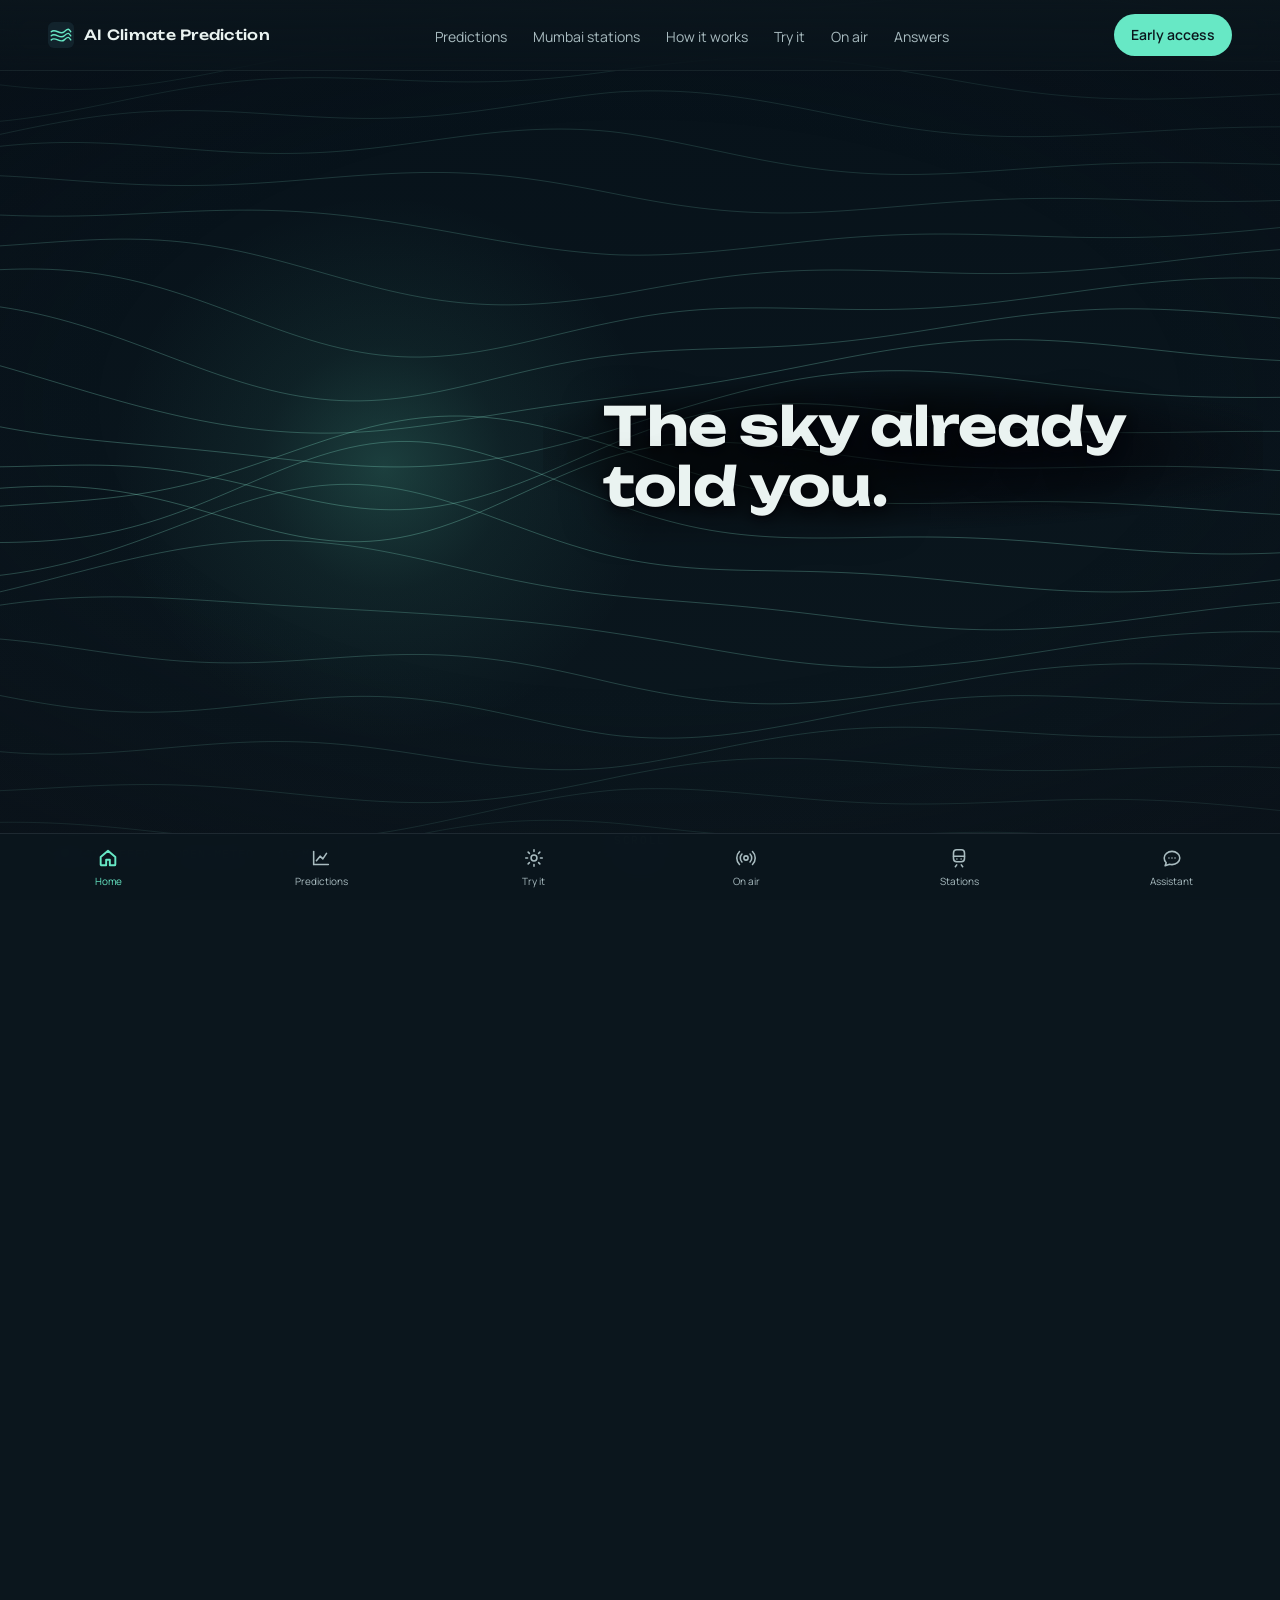
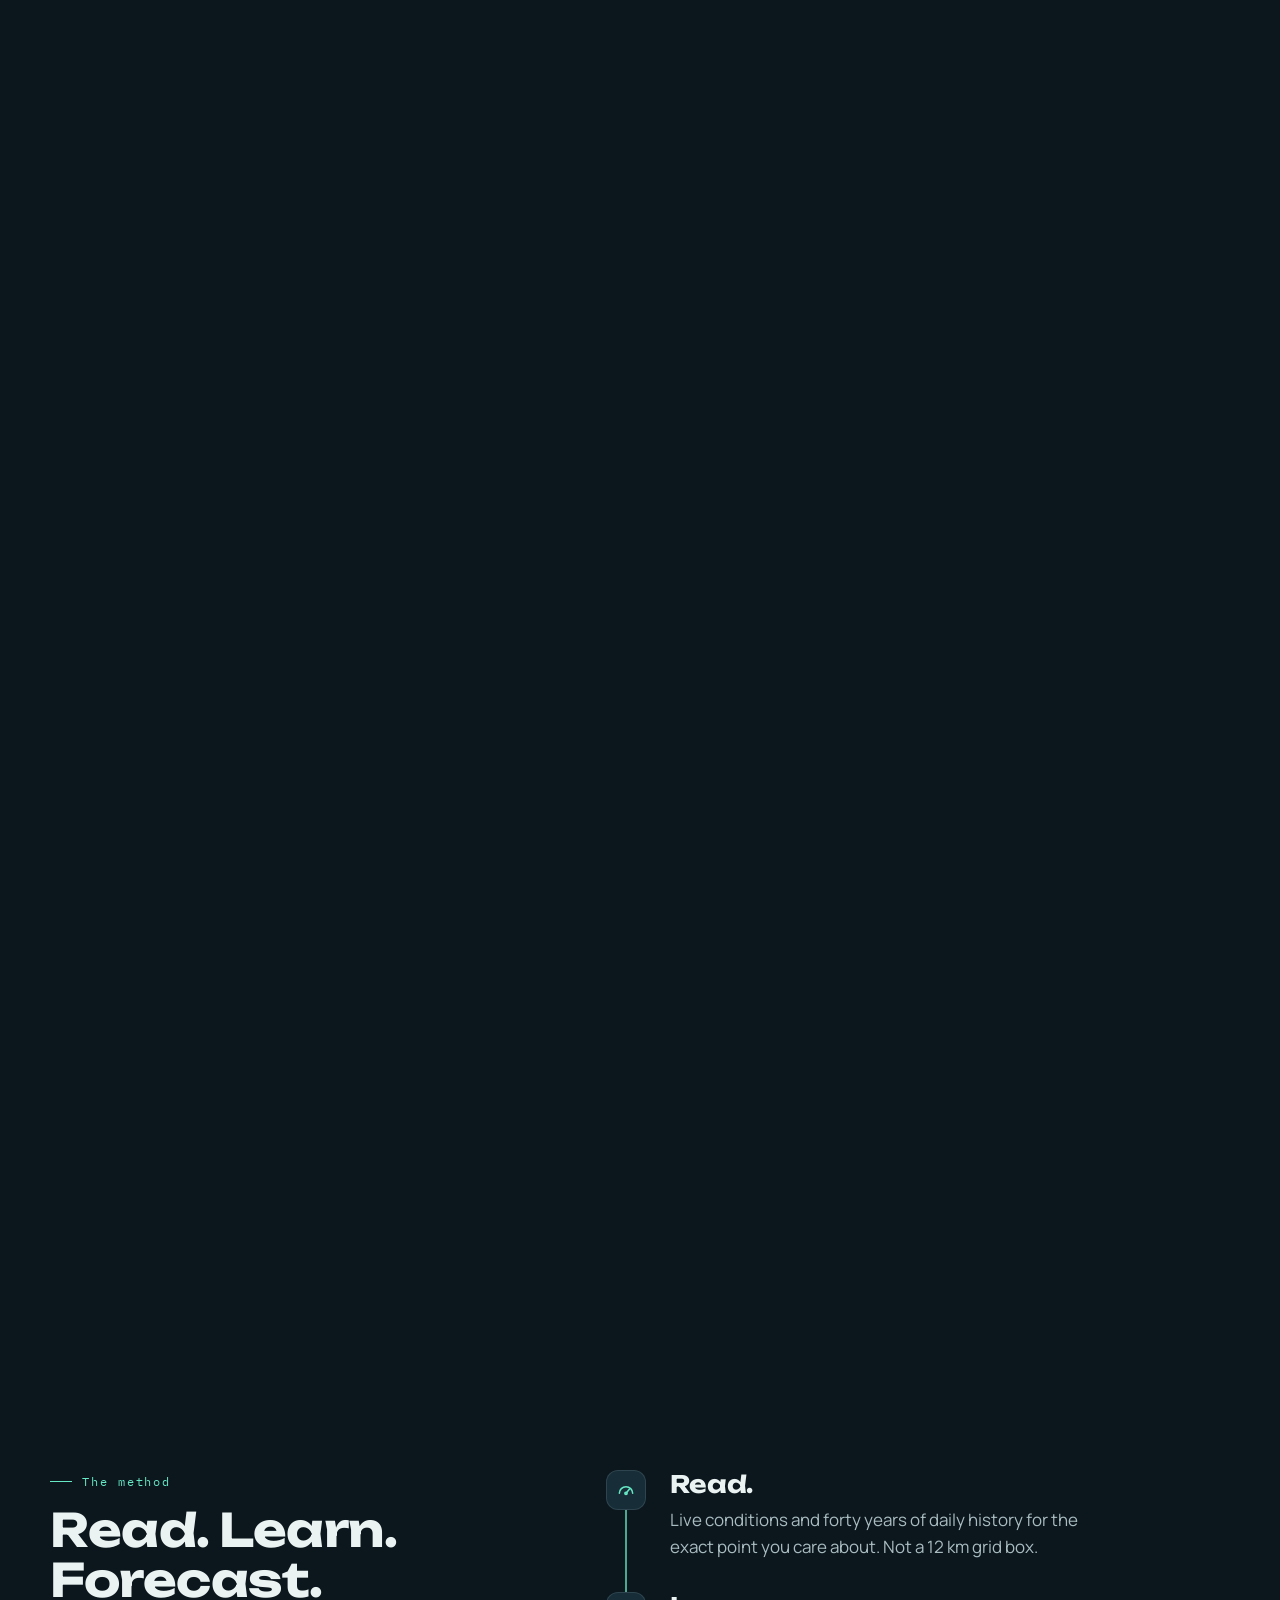
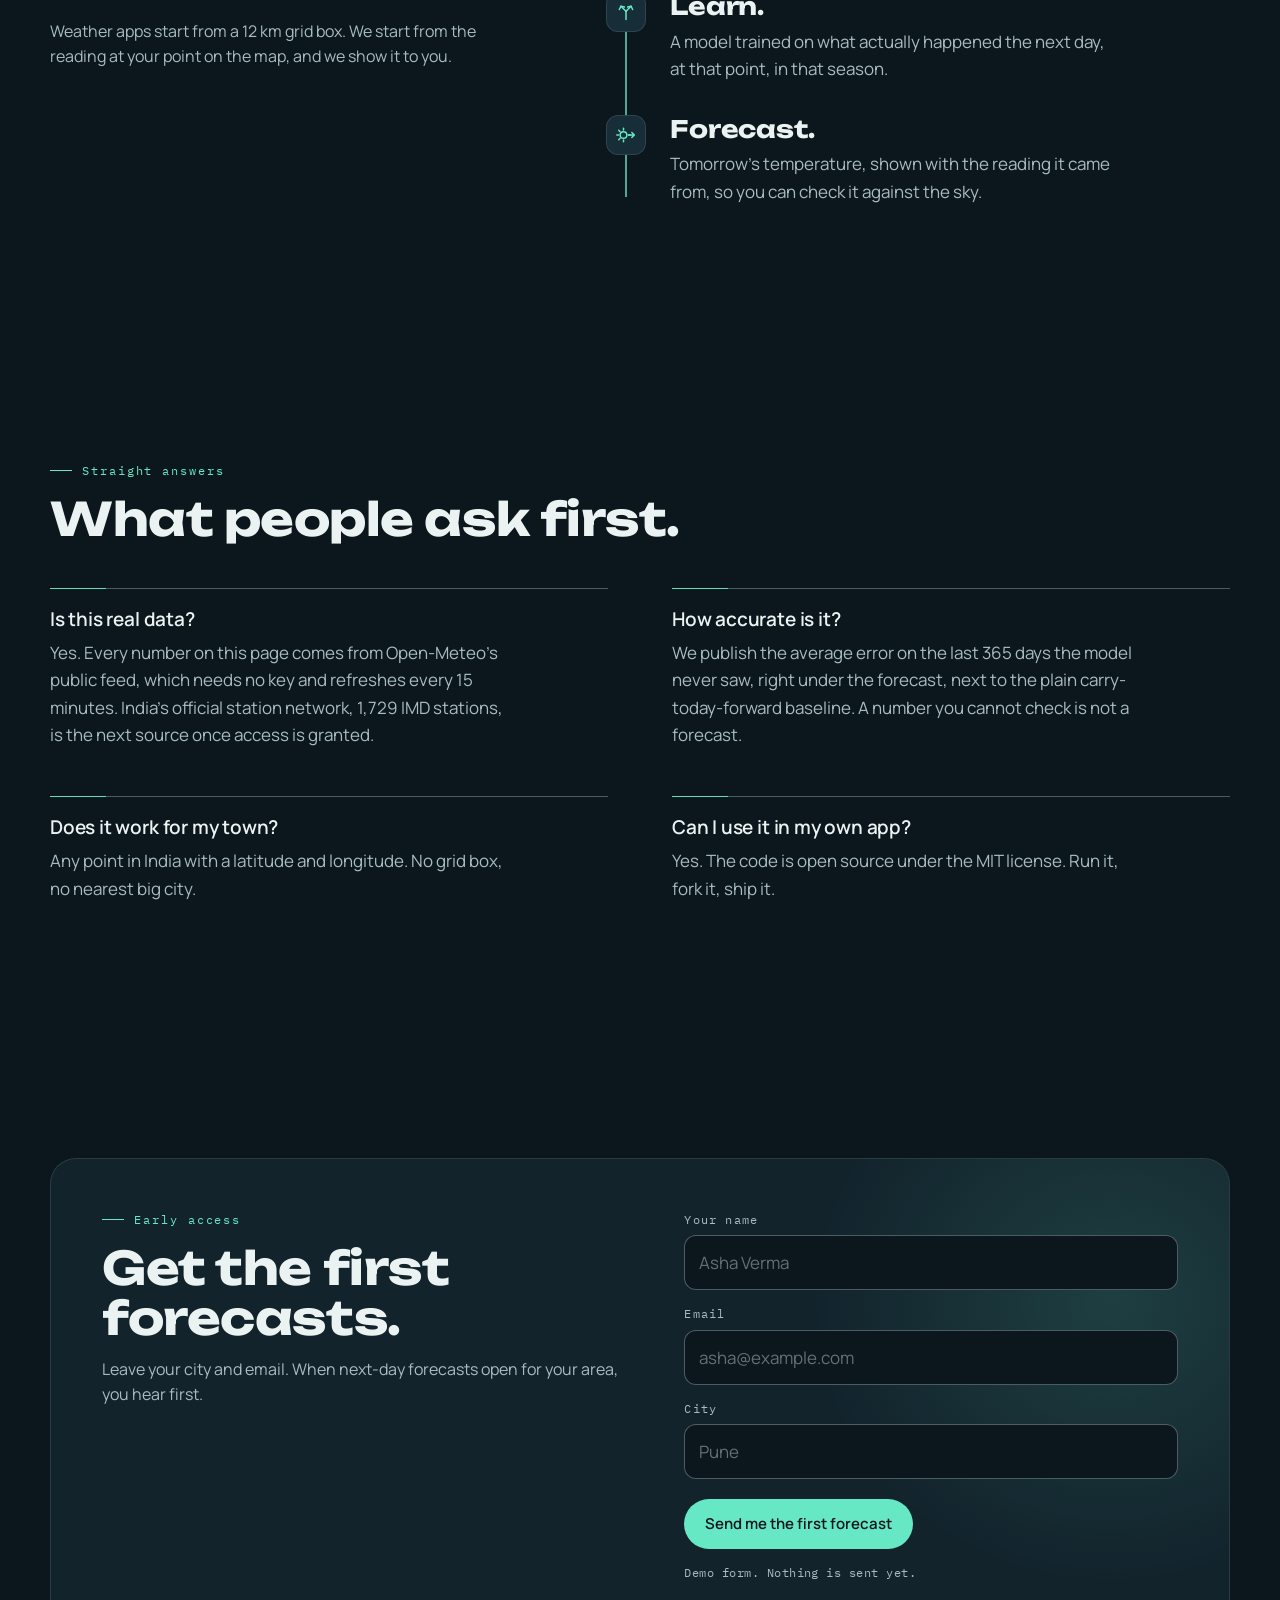
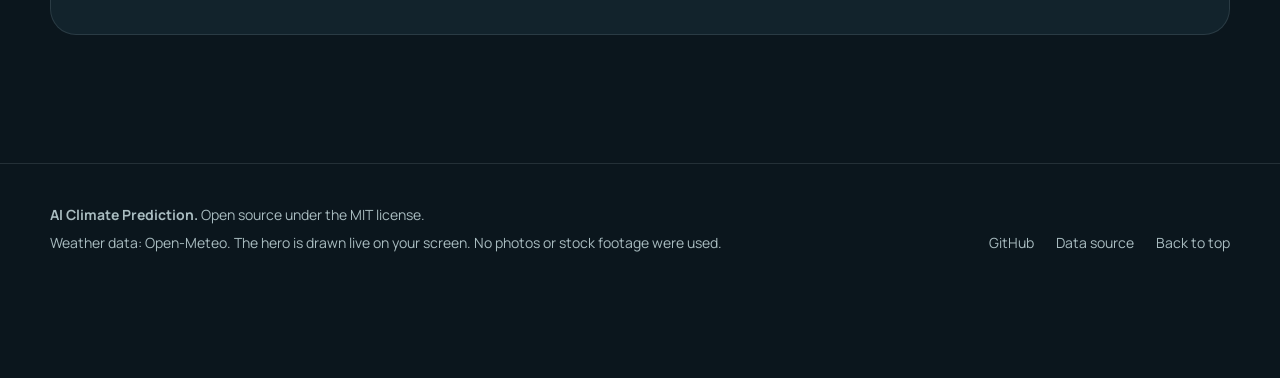
<file: android/app/src/main/assets/site/index.html>
<!doctype html>
<html lang="en">
<head>
<meta charset="utf-8">
<meta name="viewport" content="width=device-width, initial-scale=1">
<title>AI Climate Prediction</title>
<meta name="description" content="AI Climate Prediction turns India's live weather readings into next-day forecasts you can check against the sky.">
<meta name="theme-color" content="#0b161d">
<!-- DEPLOY STEP: patch og:url and og:image with the live absolute URL before zipping -->
<meta property="og:title" content="AI Climate Prediction">
<meta property="og:description" content="Tomorrow, read today. Live Indian weather readings turned into next-day forecasts you can check.">
<meta property="og:type" content="website">
<meta property="og:url" content="https://example.com/">
<meta property="og:image" content="https://example.com/assets/og.jpg">
<link rel="icon" href="data:image/svg+xml,%3Csvg xmlns='http://www.w3.org/2000/svg' viewBox='0 0 64 64'%3E%3Crect width='64' height='64' rx='14' fill='%230b161d'/%3E%3Cpath d='M8 24c10-10 22 10 32 0s12-6 16 0M8 34c10-10 22 10 32 0s12-6 16 0M8 44c10-10 22 10 32 0s12-6 16 0' fill='none' stroke='%2367e8c5' stroke-width='3.5' stroke-linecap='round'/%3E%3C/svg%3E">
<link rel="preconnect" href="https://fonts.googleapis.com">
<link rel="preconnect" href="https://fonts.gstatic.com" crossorigin>
<link href="https://fonts.googleapis.com/css2?family=Unbounded:wght@500;700&family=Manrope:wght@400;600&family=IBM+Plex+Mono:wght@400&display=swap" rel="stylesheet">
<style>
:root{
  --canvas:#0b161d;--panel:#12232c;--panel-2:#172e39;
  --accent:#67e8c5;--accent-hover:#8ff2d6;--accent-muted:rgba(103,232,197,.18);
  --text-secondary:#a9bcc0;--text-primary:#eaf3f1;
  --rain:#6fb4ff;--heat:#ffb35c;--line:rgba(169,188,192,.16);--line-strong:rgba(169,188,192,.42);
  --chart-actual:#3f8edc;--chart-pred:#17ab85;
  --ease:cubic-bezier(.22,.61,.36,1);--ease-out:cubic-bezier(.16,1,.3,1);
  --tshadow:0 1px 2px rgba(5,5,10,.95),0 3px 12px rgba(5,5,10,.78),0 10px 44px rgba(5,5,10,.8);
  --display:"Unbounded",system-ui,sans-serif;--body:"Manrope",system-ui,sans-serif;--mono:"IBM Plex Mono",ui-monospace,monospace;
}
*{box-sizing:border-box;margin:0;padding:0}
html{overflow-x:hidden;overflow-x:clip;scroll-behavior:smooth;-webkit-text-size-adjust:100%}
body{overflow-x:hidden;overflow-x:clip;background:var(--canvas);color:var(--text-primary);font-family:var(--body);font-size:17px;line-height:1.6;opacity:0;animation:pagein 1.1s var(--ease) forwards}
@keyframes pagein{to{opacity:1}}
a{color:inherit}
img,svg,canvas,video{display:block;max-width:100%}
button,input{font:inherit;color:inherit}
h1,h2,h3{font-family:var(--display);font-weight:700;line-height:1.08;letter-spacing:-.01em;text-wrap:balance}
.skip{position:absolute;left:12px;top:-60px;z-index:100;background:var(--accent);color:var(--canvas);padding:10px 14px;border-radius:8px;font-weight:600;transition:top .2s}
.skip:focus{top:12px}
:focus-visible{outline:2px solid var(--accent);outline-offset:3px}
.sr{position:absolute;width:1px;height:1px;overflow:hidden;clip:rect(0 0 0 0);white-space:nowrap}

/* fixed environment layer */
.env{position:fixed;inset:0;z-index:0;pointer-events:none;overflow:hidden}
.env .glow{position:absolute;width:70vmax;height:70vmax;border-radius:50%;filter:blur(60px);opacity:.28;will-change:transform}
.env .g1{left:-20vmax;top:-10vmax;background:radial-gradient(circle,rgba(103,232,197,.35),transparent 60%);animation:drift1 90s linear infinite -30s}
.env .g2{right:-25vmax;bottom:-20vmax;background:radial-gradient(circle,rgba(111,180,255,.28),transparent 60%);animation:drift2 110s linear infinite -55s}
@keyframes drift1{0%{transform:translate(0,0)}50%{transform:translate(12vmax,10vmax)}100%{transform:translate(0,0)}}
@keyframes drift2{0%{transform:translate(0,0)}50%{transform:translate(-14vmax,-8vmax)}100%{transform:translate(0,0)}}
.env .grain{position:absolute;inset:0;opacity:.05;background-image:url("data:image/svg+xml,%3Csvg xmlns='http://www.w3.org/2000/svg' width='160' height='160'%3E%3Cfilter id='n'%3E%3CfeTurbulence type='fractalNoise' baseFrequency='.9' numOctaves='2' stitchTiles='stitch'/%3E%3C/filter%3E%3Crect width='100%25' height='100%25' filter='url(%23n)'/%3E%3C/svg%3E")}

/* nav */
.nav{position:fixed;top:0;left:0;right:0;z-index:50;display:flex;align-items:center;justify-content:space-between;padding:14px clamp(16px,4vw,48px);background:linear-gradient(rgba(11,22,29,.86),rgba(11,22,29,.5));backdrop-filter:blur(12px);-webkit-backdrop-filter:blur(12px);border-bottom:1px solid rgba(169,188,192,.08)}
.brand{display:flex;align-items:center;gap:10px;text-decoration:none;font-family:var(--display);font-weight:500;font-size:14px;letter-spacing:.02em}
.brand svg{width:26px;height:26px}
.nav ul{display:flex;gap:26px;list-style:none;align-items:center}
.nav ul a{text-decoration:none;font-size:14px;color:var(--text-secondary);transition:color .25s var(--ease)}
.nav ul a:hover{color:var(--text-primary)}
.btn{display:inline-flex;align-items:center;justify-content:center;gap:8px;padding:12px 20px;border-radius:999px;border:1px solid transparent;text-decoration:none;font-weight:600;font-size:15px;cursor:pointer;transition:transform .3s var(--ease-out),background .25s var(--ease),color .25s var(--ease),border-color .25s var(--ease),box-shadow .3s var(--ease)}
.btn.primary{background:var(--accent);color:var(--canvas)}
.btn.primary:hover{background:var(--accent-hover);transform:translateY(-1px);box-shadow:0 10px 30px rgba(103,232,197,.25)}
.btn.ghost{border-color:var(--line-strong);color:var(--text-primary);background:rgba(11,22,29,.35)}
.btn.ghost:hover{border-color:var(--accent);transform:translateY(-1px)}
.btn.small{padding:9px 16px;font-size:14px}
.nav .btn.small{display:inline-flex}
@media (max-width:720px){.nav ul{display:none}}

/* hero */
.hero{position:relative;height:500vh;z-index:1}
.stage{position:sticky;top:0;height:100vh;height:100svh;overflow:hidden;background:var(--canvas)}
.stage canvas{position:absolute;inset:0;width:100%;height:100%;will-change:transform;transform:translateZ(0)}
.scrim{position:absolute;inset:0;pointer-events:none;background:radial-gradient(ellipse 120% 90% at 50% 45%,rgba(10,10,18,0) 35%,rgba(10,10,18,.62) 100%)}
.bands{position:absolute;inset:0}
.band{position:absolute;right:6vw;top:50%;transform:translateY(-50%);width:min(600px,54vw);opacity:0;pointer-events:none;text-shadow:var(--tshadow);--k:0}
.band.on{pointer-events:auto}
.band::before{content:"";position:absolute;inset:-14% -10%;z-index:-1;pointer-events:none;opacity:calc(.25 + .75*var(--k,1));background:radial-gradient(ellipse 74% 62% at 50% 50%,rgba(5,5,10,.66) 0%,rgba(5,5,10,.44) 46%,rgba(5,5,10,0) 76%)}
.band[data-fx="blur"]::before{background:radial-gradient(ellipse 74% 62% at 50% 50%,rgba(5,5,10,.72) 0%,rgba(5,5,10,.48) 46%,rgba(5,5,10,0) 76%)}
.band .line{display:block;font-family:var(--display);font-weight:700;font-size:clamp(28px,4.2vw,56px);line-height:1.1;letter-spacing:-.01em}
.band .line+.line{margin-top:.25em}
.band .w{display:inline-block;white-space:pre}
.band .c{display:inline-block}
.band .btn{text-shadow:none}
/* (c) blur to sharp */
.band[data-fx="blur"] .stack{position:relative}
.band[data-fx="blur"] .soft{position:absolute;inset:0;filter:blur(10px);opacity:calc(1 - var(--k,0))}
.band[data-fx="blur"] .sharp{opacity:var(--k,0)}
/* (f) drift down */
.band[data-fx="drift"] .w{--kc:clamp(0,(var(--k,0) - var(--th,0))*2.8,1);opacity:var(--kc);transform:translateY(calc((1 - var(--kc))*-26px))}
/* (b) grid snap-align, horizontal only */
.band[data-fx="grid"] .c{--kc:clamp(0,(var(--k,0) - var(--th,0))*2.6,1);opacity:var(--kc);transform:translateX(calc((1 - var(--kc))*var(--jx,0px)))}
/* (e) word rise into staged settle */
.band[data-fx="rise"]{width:min(680px,60vw)}
.band[data-fx="rise"] .w{--kc:clamp(0,(var(--k,0) - var(--th,0))*3,1);opacity:var(--kc);transform:translateY(calc((1 - var(--kc))*22px))}
.band[data-fx="rise"] h1{font-size:clamp(34px,5vw,68px);margin-bottom:.35em}
.band[data-fx="rise"] .sub{--ks:clamp(0,(var(--k,0) - .62)*4,1);opacity:var(--ks);font-size:clamp(16px,1.35vw,20px);color:var(--text-primary);max-width:46ch;transform:translateY(calc((1 - var(--ks))*10px))}
.band[data-fx="rise"] .cta-row{--kb:clamp(0,(var(--k,0) - .76)*5,1);opacity:var(--kb);transform:translateY(calc((1 - var(--kb))*10px));display:flex;gap:12px;flex-wrap:wrap;margin-top:26px}
.chip{position:absolute;left:clamp(16px,4vw,48px);bottom:28px;font-family:var(--mono);font-size:12px;letter-spacing:.08em;color:var(--text-secondary);padding:8px 12px;background:rgba(8,8,15,.55);border:1px solid rgba(96,96,126,.3);border-radius:10px;backdrop-filter:blur(10px);text-shadow:0 1px 3px rgba(5,5,10,.85);display:flex;align-items:center;gap:10px}
.dot{width:8px;height:8px;border-radius:50%;background:var(--accent);position:relative}
.dot::after{content:"";position:absolute;inset:-4px;border-radius:50%;border:1px solid var(--accent);opacity:0;animation:pulse 3.2s var(--ease) infinite -1.2s}
@keyframes pulse{0%{transform:scale(.6);opacity:.9}70%{transform:scale(1.6);opacity:0}100%{opacity:0}}
.cue{position:absolute;left:50%;bottom:26px;transform:translateX(-50%);color:var(--text-secondary);font-family:var(--mono);font-size:11px;letter-spacing:.14em;display:flex;flex-direction:column;align-items:center;gap:8px;opacity:.85}
.cue svg{width:16px;height:16px;animation:bob 2.6s var(--ease) infinite -1s}
@keyframes bob{0%,100%{transform:translateY(0)}50%{transform:translateY(6px)}}
.static-copy{display:none;position:absolute;inset:0;padding:96px 20px 64px;flex-direction:column;justify-content:flex-end;text-shadow:var(--tshadow)}
.static-copy::before{content:"";position:absolute;inset:0;background:linear-gradient(rgba(11,22,29,0) 20%,rgba(11,22,29,.78) 70%);pointer-events:none}
.static-copy>*{position:relative}
.static-copy h1{font-size:clamp(34px,9vw,46px);margin-bottom:14px}
.static-copy p{max-width:40ch;margin-bottom:22px}
.static-copy .cta-row{display:flex;gap:10px;flex-wrap:wrap}
.static-copy .btn{text-shadow:none}
@media (max-height:560px){.cue,.chip{display:none}}

/* sections */
main{position:relative;z-index:1}
.sec{position:relative;padding:clamp(72px,10vw,130px) clamp(16px,4vw,48px)}
.wrap{max-width:1180px;margin:0 auto}
.kicker{font-family:var(--mono);font-size:12px;letter-spacing:.16em;color:var(--accent);margin-bottom:14px;display:flex;align-items:center;gap:10px}
.kicker::before{content:"";width:22px;height:1px;background:var(--accent)}
h2{font-size:clamp(28px,3.6vw,46px);max-width:18ch}
.lede{color:var(--text-secondary);max-width:52ch;margin-top:14px;font-size:clamp(16px,1.2vw,19px)}
.iso{width:100%;height:60px;color:var(--line-strong);margin-bottom:34px}
.iso path{fill:none;stroke:currentColor;stroke-width:1.2;stroke-linecap:round}
.draw{stroke-dasharray:var(--len,2000);stroke-dashoffset:var(--len,2000);transition:stroke-dashoffset 1.6s var(--ease)}
.in .draw{stroke-dashoffset:0}
.rv .part{opacity:0;transform:translateY(18px);transition:opacity .8s var(--ease),transform .9s var(--ease-out)}
.rv.in .part{opacity:1;transform:none}
.rv.in .part:nth-child(2){transition-delay:.09s}.rv.in .part:nth-child(3){transition-delay:.18s}.rv.in .part:nth-child(4){transition-delay:.27s}.rv.in .part:nth-child(5){transition-delay:.36s}.rv.in .part:nth-child(6){transition-delay:.45s}.rv.in .part:nth-child(7){transition-delay:.54s}
.rv.settled .part:nth-child(n){transition-delay:0s!important}

/* live strip */
.live{background:linear-gradient(180deg,rgba(18,35,44,0),rgba(18,35,44,.55))}
.strip{display:grid;grid-template-columns:repeat(auto-fit,minmax(172px,1fr));gap:14px;padding:8px 0 18px;margin-top:38px}
.card{background:var(--panel);border:1px solid var(--line);border-radius:18px;padding:20px 20px 18px;position:relative;overflow:hidden;transition:border-color .3s var(--ease),transform .4s var(--ease-out)}
.card:hover{border-color:var(--line-strong);transform:translateY(-2px)}
.card .city{font-family:var(--display);font-weight:500;font-size:15px;letter-spacing:.01em}
.card .temp{font-family:var(--display);font-weight:700;font-size:44px;line-height:1;margin:14px 0 6px}
.card .temp small{font-size:18px;font-weight:500;color:var(--text-secondary)}
.card .cond{color:var(--text-secondary);font-size:14px;min-height:1.6em}
.card .meta{display:grid;gap:5px;margin-top:14px;font-family:var(--mono);font-size:12px;color:var(--text-secondary)}
.card .meta span{display:flex;justify-content:space-between;align-items:baseline;gap:8px;white-space:nowrap}
.card .meta b{color:var(--text-primary);font-weight:400;font-size:13px}
.card .bar{position:absolute;left:0;right:0;bottom:0;height:3px;background:linear-gradient(90deg,var(--rain),transparent);transform-origin:left;transform:scaleX(var(--rh,0));transition:transform 1.2s var(--ease-out)}
.stamp{font-family:var(--mono);font-size:12px;color:var(--text-secondary);display:flex;align-items:center;gap:10px;margin-top:6px;letter-spacing:.06em}
.err{color:var(--heat)}

/* prediction chart */
.statrow{display:grid;grid-template-columns:repeat(auto-fit,minmax(160px,1fr));gap:14px;margin-top:34px}
.stat{background:var(--panel);border:1px solid var(--line);border-radius:16px;padding:16px 18px}
.stat .k{font-family:var(--mono);font-size:11px;letter-spacing:.1em;color:var(--text-secondary)}
.stat .v{font-family:var(--display);font-weight:700;font-size:30px;margin-top:6px}
.stat .v small{font-size:14px;font-weight:500;color:var(--text-secondary)}
.chartbox{position:relative;background:var(--panel);border:1px solid var(--line);border-radius:18px;padding:18px 18px 12px;margin-top:18px}
.legend{display:flex;gap:18px;flex-wrap:wrap;font-family:var(--mono);font-size:12px;letter-spacing:.06em;color:var(--text-secondary);margin-bottom:10px}
.legend span{display:inline-flex;align-items:center;gap:7px}
.legend i{width:14px;height:3px;border-radius:2px}
.chartbox canvas{width:100%;height:340px;touch-action:pan-y;cursor:crosshair}
.tip{position:absolute;pointer-events:none;background:var(--canvas);border:1px solid var(--line-strong);border-radius:10px;padding:8px 11px;font-family:var(--mono);font-size:12px;line-height:1.7;color:var(--text-secondary);white-space:nowrap;z-index:5}
.tip b{color:var(--text-primary);font-weight:400}
.ptable{margin-top:16px}
.ptable summary{font-family:var(--mono);font-size:12px;letter-spacing:.08em;color:var(--text-secondary);cursor:pointer;padding:8px 0}
.ptable summary:hover{color:var(--text-primary)}
.ptable table{width:100%;max-width:560px;border-collapse:collapse;font-size:14px;margin-top:8px}
.ptable th{font-family:var(--mono);font-size:11px;letter-spacing:.1em;color:var(--text-secondary);text-align:right;font-weight:400;padding:6px 10px;border-bottom:1px solid var(--line-strong)}
.ptable th:first-child,.ptable td:first-child{text-align:left}
.ptable td{text-align:right;padding:6px 10px;border-bottom:1px solid var(--line);font-variant-numeric:tabular-nums}
@media (max-width:600px){.chartbox canvas{height:260px}}

/* how */
.how .grid{display:grid;grid-template-columns:1fr 1.3fr;gap:clamp(28px,6vw,90px);align-items:start;margin-top:44px}
.timeline{position:relative;display:grid;gap:34px;padding-left:64px}
.spine{position:absolute;left:19px;top:8px;width:2px;height:calc(100% - 16px)}
.spine path{fill:none;stroke:var(--accent);stroke-width:2;stroke-linecap:round;opacity:.7}
.timeline>.glow{position:absolute;left:10px;top:8px;width:20px;height:20px;border-radius:50%;background:radial-gradient(circle,var(--accent),transparent 70%);opacity:0;animation:ride 7s var(--ease) infinite -2s;pointer-events:none}
.timeline.in>.glow{opacity:.8}
@keyframes ride{0%{transform:translateY(0);opacity:0}10%{opacity:.8}90%{opacity:.8}100%{transform:translateY(var(--ride,400px));opacity:0}}
.step{position:relative}
.step .ico{position:absolute;left:-64px;top:-2px;width:40px;height:40px;border-radius:12px;background:var(--panel-2);border:1px solid var(--line);display:grid;place-items:center;color:var(--accent)}
.step .ico svg{width:20px;height:20px;fill:none;stroke:currentColor;stroke-width:1.8;stroke-linecap:round;stroke-linejoin:round}
.step h3{font-size:24px;margin-bottom:8px}
.step p{color:var(--text-secondary);max-width:44ch}
.sticky{position:sticky;top:110px}
.sticky h2{margin-bottom:8px}

/* run */
.run{text-align:center}
.run h2,.run .lede{margin-left:auto;margin-right:auto}
.run .kicker{justify-content:center}
.chips{display:flex;flex-wrap:wrap;gap:10px;justify-content:center;margin:34px 0 30px}
.chipbtn{background:transparent;border:1px solid var(--line-strong);color:var(--text-secondary);padding:9px 16px;border-radius:999px;cursor:pointer;font-size:14px;transition:border-color .25s var(--ease),color .25s var(--ease),background .25s var(--ease)}
.chipbtn[aria-pressed="true"]{background:var(--accent-muted);border-color:var(--accent);color:var(--text-primary)}
.chipbtn:hover{border-color:var(--accent)}
.hold{position:relative;width:168px;height:168px;border-radius:50%;margin:0 auto;background:var(--panel);border:1px solid var(--line);color:var(--text-primary);cursor:pointer;touch-action:none;user-select:none;-webkit-user-select:none;display:grid;place-items:center;font-family:var(--display);font-weight:500;font-size:15px;letter-spacing:.06em;transition:transform .35s var(--ease-out),border-color .3s var(--ease)}
.hold:hover{border-color:var(--line-strong)}
.hold:active{transform:scale(.97)}
.hold svg{position:absolute;inset:-2px;width:calc(100% + 4px);height:calc(100% + 4px);transform:rotate(-90deg)}
.hold circle{fill:none;stroke-width:3}
.hold .track{stroke:var(--line)}
.hold .fill{stroke:var(--accent);stroke-dasharray:520;stroke-dashoffset:calc(520*(1 - var(--hold,0)))}
.hold .breath{position:absolute;inset:-14px;border-radius:50%;border:1px solid var(--accent);opacity:0;animation:breath 5s var(--ease) infinite -2.4s}
@keyframes breath{0%,100%{transform:scale(.92);opacity:0}50%{transform:scale(1.02);opacity:.35}}
.hold.done{border-color:var(--accent)}
.hold.done .breath{animation:none;opacity:.45;transform:none}
.hint{font-family:var(--mono);font-size:12px;letter-spacing:.1em;color:var(--text-secondary);margin-top:18px;min-height:1.5em}
.fc{display:grid;grid-template-columns:repeat(7,1fr);gap:10px;margin:40px auto 0;max-width:980px}
.fc .day{background:var(--panel);border:1px solid var(--line);border-radius:14px;padding:14px 8px 12px;opacity:.16;transform:translateY(10px);transition:opacity .6s var(--ease),transform .7s var(--ease-out),border-color .4s var(--ease)}
.fc.lit .day{opacity:1;transform:none;border-color:var(--line-strong)}
.fc.lit .day:nth-child(2){transition-delay:.08s}.fc.lit .day:nth-child(3){transition-delay:.16s}.fc.lit .day:nth-child(4){transition-delay:.24s}.fc.lit .day:nth-child(5){transition-delay:.32s}.fc.lit .day:nth-child(6){transition-delay:.4s}.fc.lit .day:nth-child(7){transition-delay:.48s}
.fc.settled .day:nth-child(n){transition-delay:0s!important}
.fc .d{font-family:var(--mono);font-size:11px;letter-spacing:.1em;color:var(--text-secondary)}
.fc .hi{font-family:var(--display);font-weight:700;font-size:22px;margin-top:8px}
.fc .lo{font-family:var(--mono);font-size:12px;color:var(--text-secondary)}
.fc .od{font-family:var(--mono);font-size:11px;letter-spacing:.04em;color:var(--accent);margin-top:5px;min-height:1.4em}
.fc .rn{font-size:12px;color:var(--rain);margin-top:4px;min-height:1.5em}
.note{font-family:var(--mono);font-size:12px;color:var(--text-secondary);margin-top:18px;letter-spacing:.04em;max-width:78ch;margin-left:auto;margin-right:auto}
.ours{margin:22px auto 0;max-width:720px;padding:16px 20px;border-left:3px solid var(--accent);background:var(--panel);border-radius:0 14px 14px 0;text-align:left;font-size:16px;line-height:1.5}
.ours strong{font-family:var(--display);font-size:22px;color:var(--accent);margin:0 4px}
@media (max-width:820px){.fc{grid-template-columns:repeat(4,1fr)}}
@media (max-width:480px){.fc{grid-template-columns:repeat(2,1fr)}}

/* on air */
.report .dateline{font-family:var(--mono);font-size:12px;letter-spacing:.1em;color:var(--text-secondary);margin-top:12px}
.air{display:grid;grid-template-columns:56px 1fr;gap:22px;align-items:start;background:var(--panel);border:1px solid var(--line);border-radius:22px;padding:clamp(20px,3vw,32px);margin-top:30px}
.air p{font-size:clamp(17px,1.35vw,21px);line-height:1.7;max-width:70ch}
.mic{display:flex;align-items:flex-end;gap:4px;height:40px;padding-top:6px}
.mic span{width:6px;height:30%;border-radius:3px;background:var(--accent);opacity:.75;transform-origin:bottom;animation:vu 2.4s var(--ease) infinite}
.mic span:nth-child(2){animation-delay:-.4s}.mic span:nth-child(3){animation-delay:-.9s}.mic span:nth-child(4){animation-delay:-1.3s}.mic span:nth-child(5){animation-delay:-1.9s}
@keyframes vu{0%,100%{transform:scaleY(.35)}30%{transform:scaleY(1)}60%{transform:scaleY(.55)}}
.rgrid{display:grid;grid-template-columns:1.4fr 1fr;gap:22px;margin-top:22px;align-items:start}
.ch{border-top:1px solid var(--line-strong);padding:16px 0 14px}
.ch b{display:block;font-family:var(--display);font-weight:500;font-size:15px;margin-bottom:4px}
.ch .what{margin-bottom:4px}
.ch .why{color:var(--text-secondary);font-size:15px}
.nextbox{background:linear-gradient(160deg,var(--panel-2),var(--panel));border:1px solid var(--line-strong);border-radius:22px;padding:26px;position:relative;overflow:hidden}
.nextbox::before{content:"";position:absolute;right:-30%;top:-40%;width:80%;height:120%;background:radial-gradient(ellipse,rgba(103,232,197,.16),transparent 60%);pointer-events:none}
.nextbox .k{font-family:var(--mono);font-size:12px;letter-spacing:.14em;color:var(--accent);margin-bottom:12px}
.nextbox .route{font-family:var(--display);font-weight:700;font-size:clamp(22px,2.2vw,30px);line-height:1.15}
.nextbox .route small{display:block;font-family:var(--mono);font-weight:400;font-size:12px;letter-spacing:.1em;color:var(--text-secondary);margin:8px 0 2px}
.nextbox .eta{display:flex;gap:10px;flex-wrap:wrap;margin:16px 0 14px}
.tag{font-family:var(--mono);font-size:12px;letter-spacing:.08em;padding:6px 10px;border-radius:999px;border:1px solid var(--line-strong);color:var(--text-primary)}
.tag.hi{border-color:var(--accent);color:var(--accent)}.tag.mid{border-color:var(--heat);color:var(--heat)}.tag.lo{border-color:var(--line-strong);color:var(--text-secondary)}
.nextbox p{color:var(--text-secondary);font-size:15px}
.watch{list-style:none;margin-top:18px;display:grid;gap:8px;font-size:15px;color:var(--text-secondary)}
.watch li::before{content:"·";color:var(--accent);margin-right:8px}
@media (max-width:900px){.rgrid{grid-template-columns:1fr}.air{grid-template-columns:1fr}.mic{height:28px}}

/* faq */
.faq .list{display:grid;grid-template-columns:1fr 1fr;gap:clamp(22px,4vw,48px) clamp(28px,5vw,72px);margin-top:44px}
.qa{border-top:1px solid var(--line-strong);padding-top:20px;position:relative}
.qa::after{content:"";position:absolute;left:0;top:-1px;height:1px;width:56px;background:var(--accent);opacity:.9;animation:shimmer 7s var(--ease) infinite -3s}
@keyframes shimmer{0%,100%{width:56px;opacity:.9}50%{width:120px;opacity:.5}}
.qa h3{font-size:19px;margin-bottom:10px;font-family:var(--body);font-weight:600}
.qa p{color:var(--text-secondary);max-width:46ch}

/* cta */
.cta .panel{display:grid;grid-template-columns:1.05fr 1fr;gap:clamp(28px,5vw,72px);background:var(--panel);border:1px solid var(--line);border-radius:26px;padding:clamp(28px,4vw,56px);position:relative;overflow:hidden}
.cta .panel::before{content:"";position:absolute;right:-20%;top:-40%;width:60%;height:140%;background:radial-gradient(ellipse,rgba(103,232,197,.14),transparent 60%);pointer-events:none}
.form{display:grid;gap:14px;position:relative}
.field{display:grid;gap:6px}
.field label{font-family:var(--mono);font-size:12px;letter-spacing:.1em;color:var(--text-secondary)}
.field input{background:var(--canvas);border:1px solid var(--line-strong);border-radius:12px;padding:13px 14px;color:var(--text-primary);transition:border-color .25s var(--ease)}
.field input::placeholder{color:rgba(169,188,192,.55)}
.field input:focus{border-color:var(--accent);outline:none}
.form .btn{justify-self:start;margin-top:6px}
.micro{font-family:var(--mono);font-size:12px;color:var(--text-secondary);letter-spacing:.04em}
.ok{display:none;background:var(--canvas);border:1px solid var(--accent);border-radius:16px;padding:22px;align-self:start}
.ok.show{display:block}
.ok h3{font-size:20px;margin-bottom:8px}
.ok p{color:var(--text-secondary)}

/* the bot: ask the reporter */
.botfab{position:fixed;right:22px;bottom:22px;z-index:60;display:inline-flex;align-items:center;gap:10px;padding:12px 18px;border-radius:999px;background:var(--accent);color:var(--canvas);border:0;font-weight:600;font-size:15px;cursor:pointer;box-shadow:0 12px 34px rgba(103,232,197,.28);transition:transform .3s var(--ease-out),box-shadow .3s var(--ease)}
.botfab:hover{transform:translateY(-2px);box-shadow:0 16px 40px rgba(103,232,197,.36)}
.botfab .mic{height:16px;padding:0}
.botfab .mic span{background:var(--canvas);width:3px;opacity:.9}
.bot{position:fixed;right:22px;bottom:22px;z-index:61;width:min(400px,calc(100vw - 44px));max-height:min(640px,calc(100vh - 44px));display:flex;flex-direction:column;background:var(--panel);border:1px solid var(--line-strong);border-radius:20px;box-shadow:0 24px 70px rgba(0,0,0,.5);overflow:hidden}
.bot header{display:flex;align-items:center;justify-content:space-between;padding:14px 16px;border-bottom:1px solid var(--line)}
.bot header b{font-family:var(--display);font-weight:500;font-size:14px}
.bot header small{display:block;font-family:var(--mono);font-size:11px;letter-spacing:.08em;color:var(--text-secondary);margin-top:3px}
.bot .x{background:transparent;border:0;color:var(--text-secondary);cursor:pointer;font-size:24px;line-height:1;padding:2px 8px;border-radius:8px}
.bot .x:hover{color:var(--text-primary)}
.botlog{flex:1 1 auto;min-height:0;overflow-y:auto;padding:14px 16px;display:grid;gap:10px;align-content:start;scrollbar-width:thin;scrollbar-color:var(--line-strong) transparent}
.msg{max-width:90%;padding:10px 14px;border-radius:14px;font-size:15px;line-height:1.5;white-space:pre-wrap;overflow-wrap:anywhere}
.msg.user{justify-self:end;background:var(--accent-muted);border:1px solid rgba(103,232,197,.35);border-bottom-right-radius:4px}
.msg.reply{justify-self:start;background:var(--canvas);border:1px solid var(--line);border-bottom-left-radius:4px}
.msg.reply:empty::after{content:"…";color:var(--text-secondary)}
.botchips{display:flex;flex-wrap:wrap;gap:8px;padding:0 16px 10px}
.botchips .chipbtn{font-size:13px;padding:7px 12px}
.botstatus{font-family:var(--mono);font-size:11px;color:var(--text-secondary);padding:0 16px 8px;min-height:1.4em;letter-spacing:.06em}
.botform{display:flex;gap:8px;padding:12px 16px;border-top:1px solid var(--line)}
.botform input{flex:1;min-width:0;background:var(--canvas);border:1px solid var(--line-strong);border-radius:12px;padding:11px 12px;color:var(--text-primary)}
.botform input:focus{border-color:var(--accent);outline:none}
.botform .btn[disabled]{opacity:.5;cursor:wait}
.bot[hidden],.botfab[hidden],.ours[hidden],.report[hidden]{display:none}
@media (max-width:720px){.bot{right:10px;bottom:10px;width:calc(100vw - 20px);max-height:calc(100vh - 20px);max-height:calc(100svh - 20px)}.botfab{right:14px;bottom:14px}}

/* footer */
footer{position:relative;z-index:1;padding:40px clamp(16px,4vw,48px) 48px;border-top:1px solid var(--line);color:var(--text-secondary);font-size:14px}
footer .wrap{display:grid;grid-template-columns:1.4fr 1fr;gap:24px;align-items:end}
footer p+p{margin-top:6px}
footer ul{list-style:none;display:flex;gap:22px;justify-content:flex-end;flex-wrap:wrap}
footer a{text-decoration:none;color:var(--text-secondary);transition:color .25s var(--ease)}
footer a:hover{color:var(--text-primary)}

/* responsive */
@media (max-width:900px){.how .grid{grid-template-columns:1fr}.sticky{position:static}.cta .panel{grid-template-columns:1fr}.faq .list{grid-template-columns:1fr}footer .wrap{grid-template-columns:1fr}footer ul{justify-content:flex-start}}
@media (pointer:coarse){.btn,.chipbtn{min-height:44px;display:inline-flex;align-items:center;justify-content:center}.nav ul a{display:inline-flex;min-height:44px;align-items:center}}

/* the five static-hero gates, identical to the JS list */
@media (max-width: 720px), (orientation: portrait) and (max-width: 1024px), (orientation: portrait) and (pointer: coarse), (orientation: landscape) and (pointer: coarse) and (max-height: 560px), (prefers-reduced-motion: reduce){
  .hero{height:auto}
  .stage{position:relative;height:100vh;height:100svh;min-height:600px}
  .bands,.cue,.chip{display:none}
  .static-copy{display:flex}
}

/* reduced motion, honored completely and mirrored by html.rm for live flips */
@media (prefers-reduced-motion: reduce){
  *,*::before,*::after{animation:none!important;transition:none!important;transition-delay:0s!important}
  body{opacity:1}
  .rv .part{opacity:1;transform:none}
  .draw{stroke-dashoffset:0!important}
  .fc .day{opacity:1;transform:none}
  html{scroll-behavior:auto}
}
html.rm *,html.rm *::before,html.rm *::after{animation:none!important;transition:none!important;transition-delay:0s!important}
html.rm body{opacity:1}
html.rm .rv .part{opacity:1;transform:none}
html.rm .draw{stroke-dashoffset:0!important}
html.rm .fc .day{opacity:1;transform:none}
body.paused *,body.paused *::before,body.paused *::after{animation-play-state:paused!important}
</style>
<link rel="stylesheet" href="tabbar.css">
</head>
<body>
<a class="skip" href="#main">Skip to content</a>
<div class="env" aria-hidden="true"><div class="glow g1"></div><div class="glow g2"></div><div class="grain"></div></div>

<nav class="nav" aria-label="Main">
  <a class="brand" href="#top" aria-label="AI Climate Prediction, home">
    <svg viewBox="0 0 64 64" aria-hidden="true"><rect width="64" height="64" rx="14" fill="#12232c"/><path d="M8 24c10-10 22 10 32 0s12-6 16 0M8 34c10-10 22 10 32 0s12-6 16 0M8 44c10-10 22 10 32 0s12-6 16 0" fill="none" stroke="#67e8c5" stroke-width="3.5" stroke-linecap="round"/></svg>
    AI Climate Prediction
  </a>
  <ul>
    <li><a href="#live">Predictions</a></li>
    <li><a href="mumbai.html">Mumbai stations</a></li>
    <li><a href="#how">How it works</a></li>
    <li><a href="#run">Try it</a></li>
    <li><a href="#faq">Answers</a></li>
  </ul>
  <a class="btn primary small" href="#early">Early access</a>
</nav>

<header class="hero" id="top">
  <div class="stage">
    <canvas id="sky" aria-hidden="true" tabindex="-1"></canvas>
    <div class="scrim" aria-hidden="true"></div>
    <div class="bands">
      <div class="band" data-a="0" data-b="0.20" data-fx="blur" data-ramp="0.05">
        <span class="sr">The sky already told you.</span>
        <div class="stack" aria-hidden="true"><span class="line soft">The sky already told you.</span><span class="line sharp">The sky already told you.</span></div>
      </div>
      <div class="band" data-a="0.24" data-b="0.46" data-fx="drift">
        <span class="sr">Clear skies, said the app. Then the street flooded.</span>
        <span class="line split" aria-hidden="true">Clear skies, said the app.</span>
        <span class="line split" aria-hidden="true" data-th="0.28">Then the street flooded.</span>
      </div>
      <div class="band" data-a="0.50" data-b="0.72" data-fx="grid" data-spread="0.5">
        <span class="sr">Any Indian city. Every 15 minutes. History back to 1940.</span>
        <span class="line split" aria-hidden="true">Any Indian city. Every 15 minutes.</span>
        <span class="line split" aria-hidden="true" data-th="0.3">History back to 1940.</span>
      </div>
      <div class="band" data-a="0.78" data-b="1" data-fx="rise" data-ramp="0.09">
        <h1><span class="sr">Tomorrow, read today.</span><span class="split" aria-hidden="true">Tomorrow, read today.</span></h1>
        <p class="sub">AI Climate Prediction turns live readings into next-day forecasts you can check against the sky.</p>
        <div class="cta-row"><a class="btn primary" href="#live">See the predictions</a><a class="btn ghost" href="#how">How it works</a></div>
      </div>
    </div>
    <div class="static-copy">
      <h1>Tomorrow, read today.</h1>
      <p>AI Climate Prediction turns live readings into next-day forecasts you can check against the sky.</p>
      <div class="cta-row"><a class="btn primary" href="#live">See the predictions</a><a class="btn ghost" href="#how">How it works</a></div>
    </div>
    <div class="chip" aria-hidden="true"><span class="dot"></span>LIVE FEED · OPEN-METEO · 15 MIN</div>
    <div class="cue" aria-hidden="true">SCROLL<svg viewBox="0 0 16 16" fill="none" stroke="currentColor" stroke-width="1.5"><path d="M3 6l5 5 5-5"/></svg></div>
  </div>
</header>

<main id="main" tabindex="-1">

  <section class="sec live rv" id="live" aria-labelledby="live-h">
    <div class="wrap">
      <svg class="iso part" viewBox="0 0 1200 60" preserveAspectRatio="none" aria-hidden="true"><path class="draw" d="M0 32C120 2 240 58 380 30S620 2 760 32 980 60 1200 26"/></svg>
      <p class="kicker part">Prediction data</p>
      <h2 id="live-h" class="part">Mumbai, every day predicted.</h2>
      <p class="lede part">Every day of the Mumbai dataset scored by our model: the predicted next-day high against what the sky actually did.</p>
      <div class="statrow part" id="pstats"></div>
      <div class="chips part" id="prange" role="group" aria-label="Time range">
        <button type="button" class="chipbtn" data-r="0" aria-pressed="true">ALL</button>
        <button type="button" class="chipbtn" data-r="3650" aria-pressed="false">10Y</button>
        <button type="button" class="chipbtn" data-r="1825" aria-pressed="false">5Y</button>
        <button type="button" class="chipbtn" data-r="365" aria-pressed="false">1Y</button>
        <button type="button" class="chipbtn" data-r="90" aria-pressed="false">90D</button>
      </div>
      <div class="chartbox part">
        <div class="legend"><span><i style="background:var(--chart-actual)"></i>ACTUAL HIGH</span><span><i style="background:var(--chart-pred)"></i>PREDICTED HIGH</span></div>
        <canvas id="pchart" role="img" aria-label="Daily maximum temperature in Mumbai: actual against the model's prediction"></canvas>
        <div class="tip" id="ptip" hidden></div>
      </div>
      <details class="ptable part"><summary>TABLE VIEW &middot; LAST 30 DAYS</summary><table><thead><tr><th>Date</th><th>Actual &deg;C</th><th>Predicted &deg;C</th><th>Error</th></tr></thead><tbody id="ptbody"></tbody></table></details>

      <div class="places part" id="places">
        <h3>Every place we hold, and where it is</h3>
        <p class="note" id="places-sum">Loading the places&hellip;</p>
        <label class="sr" for="places-q">Filter the places</label>
        <input id="places-q" type="search" autocomplete="off" placeholder="Filter &mdash; Dadar, Pune, Harbour&hellip;">
        <ol id="places-body"></ol>
      </div>
      <p class="stamp part"><span class="dot" aria-hidden="true"></span><span id="stamp">Loading the predictions…</span></p>
    </div>
  </section>

  <section class="sec how" id="how" aria-labelledby="how-h">
    <div class="wrap">
      <div class="grid">
        <div class="sticky rv">
          <p class="kicker part">The method</p>
          <h2 id="how-h" class="part">Read. Learn. Forecast.</h2>
          <p class="lede part">Weather apps start from a 12 km grid box. We start from the reading at your point on the map, and we show it to you.</p>
        </div>
        <div class="timeline rv" id="timeline">
          <svg class="spine" viewBox="0 0 2 100" preserveAspectRatio="none" aria-hidden="true"><path class="draw" d="M1 0V100"/></svg>
          <div class="glow" aria-hidden="true"></div>
          <div class="step part">
            <div class="ico" aria-hidden="true"><svg viewBox="0 0 24 24"><path d="M4 16a8 8 0 0116 0"/><path d="M12 16l4-5"/><circle cx="12" cy="16" r="1.4"/></svg></div>
            <h3>Read.</h3>
            <p>Live conditions and forty years of daily history for the exact point you care about. Not a 12 km grid box.</p>
          </div>
          <div class="step part">
            <div class="ico" aria-hidden="true"><svg viewBox="0 0 24 24"><path d="M12 21V11"/><path d="M12 11L6 5"/><path d="M12 11l6-6"/><path d="M6 5l-2 4M6 5l4 1M18 5l2 4M18 5l-4 1"/></svg></div>
            <h3>Learn.</h3>
            <p>A model trained on what actually happened the next day, at that point, in that season.</p>
          </div>
          <div class="step part">
            <div class="ico" aria-hidden="true"><svg viewBox="0 0 24 24"><circle cx="9" cy="12" r="4"/><path d="M9 4v2M9 18v2M1 12h2M15 12h2M3.3 6.3l1.4 1.4M3.3 17.7l1.4-1.4"/><path d="M15 12h7m0 0l-3-3m3 3l-3 3"/></svg></div>
            <h3>Forecast.</h3>
            <p>Tomorrow's temperature, shown with the reading it came from, so you can check it against the sky.</p>
          </div>
        </div>
      </div>
    </div>
  </section>

  <section class="sec run rv" id="run" aria-labelledby="run-h">
    <div class="wrap">
      <svg class="iso part" viewBox="0 0 1200 60" preserveAspectRatio="none" aria-hidden="true"><path class="draw" d="M0 28C160 60 300 4 460 30s300 30 440 0 200-8 300 4"/></svg>
      <p class="kicker part">Try it</p>
      <h2 id="run-h" class="part">Hold to pull tomorrow.</h2>
      <p class="lede part">Pick a city. Press and hold. Seven days arrive from the live feed our model trains on.</p>
      <div class="chips part" id="chips" role="group" aria-label="Choose a city"></div>
      <button class="hold part" id="hold" type="button" aria-describedby="hint">
        <span class="breath" aria-hidden="true"></span>
        <svg viewBox="0 0 172 172" aria-hidden="true"><circle class="track" cx="86" cy="86" r="83"/><circle class="fill" cx="86" cy="86" r="83"/></svg>
        <span id="holdlabel">HOLD</span>
      </button>
      <p class="hint part" id="hint">PRESS AND HOLD UNTIL THE RING CLOSES</p>
      <div class="fc part" id="fc" aria-live="polite"></div>
      <p class="ours" id="ours" hidden></p>
      <p class="note part" id="runnote">Live forecast feed from Open-Meteo. The project's own next-day estimate plugs in here.</p>
    </div>
  </section>

  <section class="sec report rv" id="report" aria-labelledby="report-h" hidden>
    <div class="wrap">
      <svg class="iso part" viewBox="0 0 1200 60" preserveAspectRatio="none" aria-hidden="true"><path class="draw" d="M0 34C140 6 260 6 400 34s280 26 420-4 260-22 380 2"/></svg>
      <p class="kicker part">On air</p>
      <h2 id="report-h" class="part"></h2>
      <p class="dateline part" id="dateline"></p>
      <div class="air part">
        <div class="mic" aria-hidden="true"><span></span><span></span><span></span><span></span><span></span></div>
        <p id="onair"></p>
      </div>
      <div class="rgrid">
        <div class="part" id="changes"></div>
        <aside class="nextbox part" id="nextbox" aria-label="Where the weather goes next"></aside>
      </div>
      <p class="note part" id="rsource"></p>
    </div>
  </section>

  <section class="sec faq rv" id="faq" aria-labelledby="faq-h">
    <div class="wrap">
      <p class="kicker part">Straight answers</p>
      <h2 id="faq-h" class="part">What people ask first.</h2>
      <div class="list">
        <div class="qa part"><h3>Is this real data?</h3><p>Yes. Every number on this page comes from Open-Meteo's public feed, which needs no key and refreshes every 15 minutes. India's official station network, 1,729 IMD stations, is the next source once access is granted.</p></div>
        <div class="qa part"><h3>How accurate is it?</h3><p>We publish the average error on the last 365 days the model never saw, right under the forecast, next to the plain carry-today-forward baseline. A number you cannot check is not a forecast.</p></div>
        <div class="qa part"><h3>Does it work for my town?</h3><p>Any point in India with a latitude and longitude. No grid box, no nearest big city.</p></div>
        <div class="qa part"><h3>Can I use it in my own app?</h3><p>Yes. The code is open source under the MIT license. Run it, fork it, ship it.</p></div>
      </div>
    </div>
  </section>

  <section class="sec cta rv" id="early" aria-labelledby="cta-h">
    <div class="wrap">
      <div class="panel">
        <div>
          <p class="kicker part">Early access</p>
          <h2 id="cta-h" class="part">Get the first forecasts.</h2>
          <p class="lede part">Leave your city and email. When next-day forecasts open for your area, you hear first.</p>
        </div>
        <form class="form part" id="form" novalidate>
          <div class="field"><label for="f-name">Your name</label><input id="f-name" name="name" type="text" autocomplete="name" placeholder="Asha Verma" required></div>
          <div class="field"><label for="f-email">Email</label><input id="f-email" name="email" type="email" autocomplete="email" placeholder="asha@example.com" required></div>
          <div class="field"><label for="f-city">City</label><input id="f-city" name="city" type="text" autocomplete="address-level2" placeholder="Pune" required></div>
          <button class="btn primary" type="submit">Send me the first forecast</button>
          <p class="micro">Demo form. Nothing is sent yet.</p>
        </form>
        <div class="ok part" id="ok" role="status"><h3>Noted.</h3><p id="oktext"></p></div>
      </div>
    </div>
  </section>

</main>

<button class="botfab" id="botfab" type="button" hidden aria-haspopup="dialog" aria-controls="bot"><span class="mic" aria-hidden="true"><span></span><span></span><span></span><span></span><span></span></span>Ask the reporter</button>
<section class="bot" id="bot" role="dialog" aria-labelledby="bot-h" hidden>
  <header><div><b id="bot-h">Ask the reporter</b><small>FREE MODEL · ANSWERS FROM THE LIVE FEED</small></div><button class="x" id="botclose" type="button" aria-label="Close the chat">×</button></header>
  <div class="botlog" id="botlog" aria-live="polite"></div>
  <div class="botchips" id="botchips"><button class="chipbtn" type="button">Why is Kolkata cooler today?</button><button class="chipbtn" type="button">Where is Mumbai's rain heading?</button><button class="chipbtn" type="button">Will Pune be hotter tomorrow?</button></div>
  <p class="botstatus" id="botstatus"></p>
  <form class="botform" id="botform"><label class="sr" for="botinput">Your question</label><input id="botinput" type="text" autocomplete="off" placeholder="Ask about any city on the page…" maxlength="300"><button class="btn primary small" type="submit" id="botsend">Ask</button></form>
</section>

<footer>
  <div class="wrap">
    <div>
      <p><strong>AI Climate Prediction.</strong> Open source under the MIT license.</p>
      <p>Weather data: Open-Meteo. The hero is drawn live on your screen. No photos or stock footage were used.</p>
    </div>
    <ul>
      <li><a href="https://github.com/jmrashed/ai-climate-prediction" rel="noopener">GitHub</a></li>
      <li><a href="https://open-meteo.com/" rel="noopener">Data source</a></li>
      <li><a href="#top">Back to top</a></li>
    </ul>
  </div>
</footer>

<script>
(() => {
'use strict';
const clamp = (v, lo, hi) => Math.min(hi, Math.max(lo, v));
const smoothstep = (p, e0, e1) => { const t = clamp((p - e0) / (e1 - e0), 0, 1); return t * t * (3 - 2 * t); };
const ease = t => 1 - Math.pow(1 - t, 3);
const esc = s => String(s).replace(/[&<>"]/g, c => ({ '&': '&amp;', '<': '&lt;', '>': '&gt;', '"': '&quot;' }[c]));
function rng(seed){ let s = seed >>> 0; return () => (s = (s * 1664525 + 1013904223) >>> 0) / 4294967296; }

/* ---------- text splitting (once, seeded) ---------- */
const rand = rng(20260922);
document.querySelectorAll('.band .split').forEach((el, ei) => {
  const band = el.closest('.band'), fx = band.dataset.fx, spread = +(band.dataset.spread || 0.55);
  const th0 = +(el.dataset.th || 0);
  const text = el.textContent; el.textContent = '';
  const words = text.split(' ');
  const total = text.length; let ci = 0;
  words.forEach((word, wi) => {
    const w = document.createElement('span'); w.className = 'w';
    if (fx === 'grid') {
      [...word].forEach(ch => { const c = document.createElement('span'); c.className = 'c'; c.textContent = ch;
        c.style.setProperty('--th', (th0 + (ci / total) * spread + rand() * 0.06).toFixed(3));
        c.style.setProperty('--jx', ((rand() - 0.5) * 90).toFixed(1) + 'px'); ci++; w.appendChild(c); });
      if (wi < words.length - 1) { const sp = document.createElement('span'); sp.className = 'c'; sp.textContent = ' '; w.appendChild(sp); ci++; }
    } else {
      w.textContent = word + (wi < words.length - 1 ? ' ' : '');
      w.style.setProperty('--th', (th0 + (wi / Math.max(1, words.length)) * 0.5 + rand() * 0.05).toFixed(3));
    }
    el.appendChild(w);
  });
});

/* ---------- hero: procedural isobar sky ---------- */
const hero = document.querySelector('.hero'), stage = document.querySelector('.stage');
const canvas = document.getElementById('sky'), ctx = canvas.getContext('2d', { alpha: false });
let cw = 0, ch = 0, dpr = 1;
function sizeCanvas(){
  dpr = Math.min(1.5, window.devicePixelRatio || 1);
  cw = stage.clientWidth; ch = stage.clientHeight;
  canvas.width = Math.round(cw * dpr); canvas.height = Math.round(ch * dpr);
}
const mix = (a, b, t) => { const c = x => parseInt(x, 16); const r = Math.round(c(a.slice(1,3)) + (c(b.slice(1,3)) - c(a.slice(1,3))) * t), g = Math.round(c(a.slice(3,5)) + (c(b.slice(3,5)) - c(a.slice(3,5))) * t), bl = Math.round(c(a.slice(5,7)) + (c(b.slice(5,7)) - c(a.slice(5,7))) * t); return `rgb(${r},${g},${bl})`; };
let lastDrawP = -1, lastDrawT = 0;
function draw(p, now, force){
  if (!force && Math.abs(p - lastDrawP) < 0.0008 && now - lastDrawT < 40) return;
  lastDrawP = p; lastDrawT = now;
  const w = cw, h = ch, t = now * 0.00022;
  ctx.setTransform(dpr, 0, 0, dpr, 0, 0);
  const sky = ctx.createLinearGradient(0, 0, 0, h);
  sky.addColorStop(0, mix('#07121a', '#0a1e28', p)); sky.addColorStop(1, mix('#0b161d', '#0f2733', p));
  ctx.fillStyle = sky; ctx.fillRect(0, 0, w, h);
  const cx = w * 0.30, cy = h * 0.52, R = Math.min(w, h) * (0.30 + 0.12 * p);
  const inten = 0.16 + 0.44 * ease(p);
  const rg = ctx.createRadialGradient(cx, cy, 0, cx, cy, R);
  rg.addColorStop(0, `rgba(103,232,197,${inten.toFixed(3)})`); rg.addColorStop(0.45, `rgba(103,232,197,${(inten * 0.32).toFixed(3)})`); rg.addColorStop(1, 'rgba(103,232,197,0)');
  ctx.fillStyle = rg; ctx.fillRect(0, 0, w, h);
  const rc = Math.exp(-Math.pow((p - 0.35) / 0.11, 2));
  if (rc > 0.02) { const rx = w * 0.70, ry = h * 0.66, rr = Math.min(w, h) * 0.34;
    const bg = ctx.createRadialGradient(rx, ry, 0, rx, ry, rr);
    bg.addColorStop(0, `rgba(111,180,255,${(0.30 * rc).toFixed(3)})`); bg.addColorStop(1, 'rgba(111,180,255,0)');
    ctx.fillStyle = bg; ctx.fillRect(0, 0, w, h); }
  const N = 26, amp = 26 * (1 - 0.72 * p), drift = 1 - 0.55 * p;
  ctx.lineWidth = 1;
  for (let i = 0; i < N; i++) {
    const y0 = h * (i + 0.5) / N;
    const near = Math.exp(-Math.pow((y0 - cy) / (h * 0.36), 2));
    ctx.beginPath();
    for (let x = 0; x <= w + 10; x += 10) {
      const lane = 1 - 0.55 * clamp((x - w * 0.48) / (w * 0.52), 0, 1);
      const dx = (x - cx) / R, dy = (y0 - cy) / R, d2 = dx * dx + dy * dy;
      const bulge = -Math.sign(y0 - cy || 1) * Math.exp(-d2 * 1.5) * R * 0.42 * (0.55 + 0.45 * p);
      const rain = rc * 18 * Math.exp(-Math.pow((x - w * 0.70) / (w * 0.16), 2)) * Math.sin(x * 0.03 + t * 3 + i);
      const y = y0 + bulge + lane * (amp * (Math.sin(x * 0.0042 + t * 1.3 + i * 0.55) + 0.5 * Math.sin(x * 0.011 - t * 0.9 + i * 1.3)) * drift + rain);
      x === 0 ? ctx.moveTo(x, y) : ctx.lineTo(x, y);
    }
    ctx.strokeStyle = `rgba(140,236,210,${(0.05 + 0.24 * near).toFixed(3)})`;
    ctx.stroke();
  }
}

/* ---------- bands ---------- */
const bands = [...document.querySelectorAll('.band')].map(el => ({ el, a: +el.dataset.a, b: +el.dataset.b, ramp: el.dataset.ramp ? +el.dataset.ramp : null, op: -1, k: -1 }));
let loadK = 0, loadStart = 0;
function updateCaptions(p, now){
  bands.forEach((band, i) => {
    const { a, b } = band, f = Math.min(0.02, (b - a) / 3);
    let op = smoothstep(p, a, a + f) * (1 - smoothstep(p, b - f, b));
    if (i === 0) op = 1 - smoothstep(p, b - f, b);
    if (i === bands.length - 1) op = smoothstep(p, a, a + f);
    let k = clamp((p - a) / (band.ramp || Math.min(0.025, (b - a) * 0.35)), 0, 1);
    if (i === 0) k = Math.max(k, loadK);
    if (Math.abs(op - band.op) > 0.01) { band.op = op; band.el.style.opacity = op.toFixed(3); band.el.classList.toggle('on', op > 0.01); }
    if (Math.abs(k - band.k) > 0.008) { band.k = k; band.el.style.setProperty('--k', k.toFixed(3)); }
  });
}
function heroProgress(){ const r = hero.getBoundingClientRect(), range = hero.offsetHeight - window.innerHeight; return range > 0 ? clamp(-r.top / range, 0, 1) : 1; }

/* ---------- drive loop (rests when converged and off screen) ---------- */
let target = 0, shown = 0, rafId = null, lastTick = 0, heroOnScreen = true, scrubOn = false;
function tick(now){
  const dt = Math.min(100, now - (lastTick || now)); lastTick = now;
  if (loadK < 1) loadK = clamp((now - loadStart) / 1300, 0, 1);
  shown += (target - shown) * (1 - Math.pow(1 - 0.16, dt / 16.667));
  const conv = Math.abs(target - shown) < 0.0005;
  if (conv) shown = target;
  draw(shown, now, false); updateCaptions(shown, now);
  if (!heroOnScreen && conv && loadK >= 1) { rafId = null; lastTick = 0; return; }
  rafId = requestAnimationFrame(tick);
}
function onScroll(){ target = heroProgress(); if (rafId === null && heroOnScreen) rafId = requestAnimationFrame(tick); }
new IntersectionObserver(([e]) => { heroOnScreen = e.isIntersecting; if (heroOnScreen && scrubOn && rafId === null) rafId = requestAnimationFrame(tick); }, { threshold: 0 }).observe(stage);

/* ---------- the five gates, identical to the CSS list ---------- */
const GATES = [
  '(max-width: 720px)',
  '(orientation: portrait) and (max-width: 1024px)',
  '(orientation: portrait) and (pointer: coarse)',
  '(orientation: landscape) and (pointer: coarse) and (max-height: 560px)',
  '(prefers-reduced-motion: reduce)'
];
let inited = false;
function initHeroOnce(){ if (inited) return; inited = true; sizeCanvas(); loadStart = performance.now(); }
function enableScrub(){
  if (scrubOn) return; scrubOn = true;
  initHeroOnce(); sizeCanvas();
  addEventListener('scroll', onScroll, { passive: true });
  bands.forEach(b => { b.op = -1; b.k = -1; });
  unpinFinalStates();
  lastDrawP = -1; target = heroProgress(); shown = target;
  updateCaptions(shown, performance.now()); onScroll();
  if (rafId === null) rafId = requestAnimationFrame(tick);
}
function disableScrub(){
  if (scrubOn) { scrubOn = false; removeEventListener('scroll', onScroll); }
  if (rafId !== null) { cancelAnimationFrame(rafId); rafId = null; }
  sizeCanvas(); draw(1, 0, true);                 // the static hero: the resting frame, drawn once
}
function applyHeroMode(){ if (GATES.some(q => matchMedia(q).matches)) disableScrub(); else enableScrub(); }
const MQLS = GATES.map(q => matchMedia(q));
MQLS.forEach(m => m.addEventListener('change', applyHeroMode));
const tl = document.getElementById('timeline');
const sizeRide = () => tl.style.setProperty('--ride', Math.max(0, tl.offsetHeight - 36) + 'px');
sizeRide();
let rs; addEventListener('resize', () => { clearTimeout(rs); rs = setTimeout(() => { sizeCanvas(); sizeRide(); lastDrawP = -1; if (scrubOn) onScroll(); else draw(1, 0, true); drawChart(); }, 120); });

/* ---------- reduced motion, live in both directions ---------- */
function pinToFinalStates(){ document.documentElement.classList.add('rm'); if (holdProg > 0 && !holdDone) completeHold(); }
function unpinFinalStates(){ document.documentElement.classList.remove('rm'); }
matchMedia('(prefers-reduced-motion: reduce)').addEventListener('change', e => { if (e.matches) pinToFinalStates(); else applyHeroMode(); });
if (matchMedia('(prefers-reduced-motion: reduce)').matches) document.documentElement.classList.add('rm');

/* ---------- section entrances and self-drawing lines ---------- */
document.querySelectorAll('.draw').forEach(p => { try { p.style.setProperty('--len', Math.ceil(p.getTotalLength()) + 1); } catch (e) {} });
const io = new IntersectionObserver(entries => entries.forEach(e => { if (e.isIntersecting) { e.target.classList.add('in'); setTimeout(() => e.target.classList.add('settled'), 1400); io.unobserve(e.target); } }), { threshold: 0.18 });
document.querySelectorAll('.rv').forEach(el => io.observe(el));
document.addEventListener('visibilitychange', () => document.body.classList.toggle('paused', document.hidden));

/* ---------- live readings ---------- */
const CITIES = [
  { n: 'New Delhi', la: 28.61, lo: 77.21 }, { n: 'Mumbai', la: 19.08, lo: 72.88 }, { n: 'Bengaluru', la: 12.97, lo: 77.59 },
  { n: 'Kolkata', la: 22.57, lo: 88.36 }, { n: 'Chennai', la: 13.08, lo: 80.27 }, { n: 'Hyderabad', la: 17.39, lo: 78.49 }
];
const COND = c => c === 0 ? 'Clear sky' : c <= 2 ? 'Partly cloudy' : c === 3 ? 'Overcast' : c <= 48 ? 'Fog' : c <= 57 ? 'Drizzle' : c <= 67 ? 'Rain' : c <= 77 ? 'Snow' : c <= 82 ? 'Showers' : c <= 86 ? 'Snow showers' : 'Thunderstorm';

/* ---------- prediction data: every day of the Mumbai dataset, written by scripts/predict_mumbai.py ---------- */
const stamp = document.getElementById('stamp');
const pcv = document.getElementById('pchart'), pctx = pcv.getContext('2d'), ptip = document.getElementById('ptip');
const CSS = getComputedStyle(document.documentElement);
const CA = CSS.getPropertyValue('--chart-actual').trim() || '#3f8edc';
const CP = CSS.getPropertyValue('--chart-pred').trim() || '#17ab85';
let MUM = null, pFrom = 0;   // pFrom = how many most-recent days to show; 0 = all

function drawChart(hoverI){
  if (!MUM) return;
  const n = MUM.dates.length, from = pFrom ? Math.max(0, n - pFrom) : 0;
  const dates = MUM.dates.slice(from), actual = MUM.actual.slice(from), pred = MUM.predicted.slice(from);
  const dpr2 = Math.min(2, window.devicePixelRatio || 1), W = pcv.clientWidth, H = pcv.clientHeight;
  pcv.width = Math.round(W * dpr2); pcv.height = Math.round(H * dpr2);
  pctx.setTransform(dpr2, 0, 0, dpr2, 0, 0); pctx.clearRect(0, 0, W, H);
  const padL = 34, padR = 10, padT = 8, padB = 22, iw = W - padL - padR, ih = H - padT - padB;
  let lo = Infinity, hi = -Infinity;
  for (let i = 0; i < dates.length; i++){
    const a = actual[i], p = pred[i];
    if (a != null) { if (a < lo) lo = a; if (a > hi) hi = a; }
    if (p != null) { if (p < lo) lo = p; if (p > hi) hi = p; }
  }
  if (lo > hi) return;
  lo = Math.floor(lo - 1); hi = Math.ceil(hi + 1);
  const X = i => padL + iw * i / Math.max(1, dates.length - 1);
  const Y = v => padT + ih * (1 - (v - lo) / (hi - lo));
  // recessive grid with y labels
  pctx.font = '11px "IBM Plex Mono",monospace'; pctx.fillStyle = 'rgba(169,188,192,.75)';
  pctx.strokeStyle = 'rgba(169,188,192,.12)'; pctx.lineWidth = 1;
  const step = Math.max(1, Math.round((hi - lo) / 5));
  for (let v = lo; v <= hi; v += step){ const y = Math.round(Y(v)) + .5;
    pctx.beginPath(); pctx.moveTo(padL, y); pctx.lineTo(W - padR, y); pctx.stroke();
    pctx.textAlign = 'right'; pctx.textBaseline = 'middle'; pctx.fillText(v + '°', padL - 7, y); }
  // x labels: ~6 evenly spaced dates, year for long ranges, month-day for short
  pctx.textAlign = 'center'; pctx.textBaseline = 'top';
  const ticks = Math.min(6, dates.length), shortRange = dates.length <= 400;
  for (let k = 0; k < ticks; k++){ const i = Math.round(k * (dates.length - 1) / Math.max(1, ticks - 1));
    pctx.fillText(shortRange ? dates[i].slice(5) : dates[i].slice(0, 4), X(i), padT + ih + 7); }
  // the two series, min-max decimated when there are more days than pixels
  const series = (vals, color) => {
    pctx.strokeStyle = color; pctx.lineWidth = 2; pctx.lineJoin = 'round'; pctx.beginPath();
    let pen = false;
    if (dates.length > iw * 1.5){
      for (let px = 0; px < iw; px++){
        const a = Math.floor(px * dates.length / iw), b = Math.max(a + 1, Math.floor((px + 1) * dates.length / iw));
        let mn = Infinity, mx = -Infinity;
        for (let i = a; i < b; i++){ const v = vals[i]; if (v == null) continue; if (v < mn) mn = v; if (v > mx) mx = v; }
        if (mn > mx){ pen = false; continue; }
        const x = padL + px + .5;
        pen ? pctx.lineTo(x, Y(mx)) : pctx.moveTo(x, Y(mx)); pctx.lineTo(x, Y(mn)); pen = true;
      }
    } else {
      for (let i = 0; i < vals.length; i++){ const v = vals[i];
        if (v == null){ pen = false; continue; }
        pen ? pctx.lineTo(X(i), Y(v)) : pctx.moveTo(X(i), Y(v)); pen = true; }
    }
    pctx.stroke();
  };
  series(actual, CA); series(pred, CP);
  // crosshair + markers for the hovered day
  if (hoverI != null && hoverI >= 0 && hoverI < dates.length){
    const x = Math.round(X(hoverI)) + .5;
    pctx.strokeStyle = 'rgba(169,188,192,.45)'; pctx.lineWidth = 1;
    pctx.beginPath(); pctx.moveTo(x, padT); pctx.lineTo(x, padT + ih); pctx.stroke();
    [[actual[hoverI], CA], [pred[hoverI], CP]].forEach(([v, c]) => { if (v == null) return;
      pctx.fillStyle = c; pctx.beginPath(); pctx.arc(X(hoverI), Y(v), 4, 0, 7); pctx.fill();
      pctx.strokeStyle = 'rgba(18,35,44,1)'; pctx.lineWidth = 2; pctx.stroke(); });
  }
  drawChart.view = { dates, actual, pred, padL, iw };
}
pcv.addEventListener('pointermove', e => {
  const v = drawChart.view; if (!v) return;
  const r = pcv.getBoundingClientRect();
  const i = Math.round((e.clientX - r.left - v.padL) / v.iw * (v.dates.length - 1));
  if (i < 0 || i >= v.dates.length){ ptip.hidden = true; drawChart(); return; }
  drawChart(i);
  ptip.innerHTML = `<b>${v.dates[i]}</b><br>ACTUAL <b>${v.actual[i] == null ? '—' : v.actual[i] + '°C'}</b><br>PREDICTED <b>${v.pred[i] == null ? '—' : v.pred[i] + '°C'}</b>`;
  ptip.hidden = false;
  const bx = pcv.parentElement.getBoundingClientRect();
  ptip.style.left = Math.min(bx.width - ptip.offsetWidth - 8, Math.max(8, e.clientX - bx.left + 14)) + 'px';
  ptip.style.top = (e.clientY - bx.top - ptip.offsetHeight - 12) + 'px';
});
pcv.addEventListener('pointerleave', () => { ptip.hidden = true; drawChart(); });
document.getElementById('prange').addEventListener('click', e => {
  const b = e.target.closest('.chipbtn'); if (!b) return;
  [...b.parentElement.children].forEach(x => x.setAttribute('aria-pressed', x === b));
  pFrom = +b.dataset.r; ptip.hidden = true; drawChart();
});
fetch('assets/mumbai.json', { cache: 'no-store' }).then(r => { if (!r.ok) throw new Error(r.status); return r.json(); }).then(m => {
  MUM = m;
  document.getElementById('pstats').innerHTML =
    `<div class="stat"><div class="k">MODEL ERROR, MEAN</div><div class="v">${esc(m.mae)}<small> °C</small></div></div>` +
    `<div class="stat"><div class="k">CARRY TODAY FORWARD</div><div class="v">${esc(m.persistence_mae)}<small> °C</small></div></div>` +
    `<div class="stat"><div class="k">DAYS PREDICTED</div><div class="v">${m.days.toLocaleString('en-IN')}</div></div>` +
    `<div class="stat"><div class="k">SPAN</div><div class="v">${esc(m.start.slice(0, 4))}<small>–${esc(m.end.slice(0, 4))}</small></div></div>`;
  const rows = [];
  for (let i = m.dates.length - 1; i >= 0 && rows.length < 30; i--){ if (m.actual[i] == null) continue;
    const err = (m.predicted[i] - m.actual[i]).toFixed(1);
    rows.push(`<tr><td>${esc(m.dates[i])}</td><td>${esc(m.actual[i])}</td><td>${esc(m.predicted[i])}</td><td>${err > 0 ? '+' + err : err}</td></tr>`); }
  document.getElementById('ptbody').innerHTML = rows.join('');
  stamp.textContent = `MUMBAI · ${m.dates.length.toLocaleString('en-IN')} DAYS · ${m.start} → ${m.end} · ${m.source.toUpperCase()}`;
  drawChart();
}).catch(() => { stamp.innerHTML = '<span class="err">assets/mumbai.json is missing. Run: python -m scripts.predict_mumbai &lt;csv&gt; --out site/assets/mumbai.json</span>'; });

/* ---------- the interactive moment: hold to pull tomorrow ---------- */
const chips = document.getElementById('chips'), hold = document.getElementById('hold'), fill = hold.querySelector('.fill'), hint = document.getElementById('hint'), fc = document.getElementById('fc'), holdlabel = document.getElementById('holdlabel');
let city = CITIES[0], holdProg = 0, holding = false, holdRaf = null, holdLast = 0, holdDone = false;
const ours = document.getElementById('ours');
let FORECAST = null;   // written by scripts/predict_today.py: the project's own next-day estimate per city
fetch('assets/forecast.json', { cache: 'no-store' }).then(r => r.ok ? r.json() : null).then(f => {
  if (!f || !f.cities) return; FORECAST = f;
  document.getElementById('runnote').textContent = `Our model: gradient-boosted trees trained on daily readings for ${f.cities.length} cities, ${f.trained_from.slice(0, 4)} to ${f.trained_through}. On ${f.test_days} city-days it never saw, its average error was ${f.test_mae} °C; carrying today's high forward would have been ${f.persistence_mae} °C.`;
}).catch(() => {});
function showOurs(){
  const est = FORECAST && FORECAST.cities.find(c => c.city === city.n);
  const d0 = est && est.days && est.days[0], dN = est && est.days[est.days.length - 1];
  if (!d0) { ours.hidden = true; return; }
  ours.innerHTML = `<b>Our model says</b> tomorrow's high in ${esc(city.n)} is <strong>${esc(d0.ours)}°C</strong> from today's ${esc(est.today_max)}°C, and ${esc(dN.ours)}°C seven days out. The feed says ${esc(d0.feed)}°C tomorrow. Each predicted day feeds the next.`;
  ours.hidden = false;
}
chips.innerHTML = CITIES.map((c, i) => `<button type="button" class="chipbtn" aria-pressed="${i === 0}">${c.n}</button>`).join('');
chips.addEventListener('click', e => { const b = e.target.closest('.chipbtn'); if (!b) return;
  [...chips.children].forEach(x => x.setAttribute('aria-pressed', x === b)); city = CITIES[[...chips.children].indexOf(b)];
  holdDone = false; holdProg = 0; setHold(0); hold.classList.remove('done'); fc.classList.remove('lit', 'settled'); ours.hidden = true; holdlabel.textContent = 'HOLD'; hint.textContent = 'PRESS AND HOLD UNTIL THE RING CLOSES'; });
function setHold(v){ hold.style.setProperty('--hold', v.toFixed(3)); }
function holdTick(now){
  const dt = Math.min(80, now - (holdLast || now)); holdLast = now;
  holdProg += holding ? dt / 1400 : -dt / 700; holdProg = clamp(holdProg, 0, 1); setHold(holdProg);
  if (holdProg >= 1 && !holdDone) { completeHold(); return; }
  if ((holding && holdProg < 1) || (!holding && holdProg > 0)) holdRaf = requestAnimationFrame(holdTick); else { holdRaf = null; holdLast = 0; }
}
function startHold(){ if (holdDone) return; holding = true; hint.textContent = 'KEEP HOLDING…'; if (holdRaf === null) holdRaf = requestAnimationFrame(holdTick); }
function endHold(){ holding = false; if (!holdDone && holdProg > 0) hint.textContent = 'RELEASED EARLY. HOLD A LITTLE LONGER.'; if (holdRaf === null && holdProg > 0) holdRaf = requestAnimationFrame(holdTick); }
async function completeHold(){
  holdDone = true; holdProg = 1; setHold(1); holdRaf = null; holdLast = 0; hold.classList.add('done'); holdlabel.textContent = 'READ'; hint.textContent = `PULLING SEVEN DAYS FOR ${city.n.toUpperCase()}…`;
  try {
    const u = `https://api.open-meteo.com/v1/forecast?latitude=${city.la}&longitude=${city.lo}&daily=temperature_2m_max,temperature_2m_min,precipitation_sum,weather_code&timezone=Asia%2FKolkata&forecast_days=7`;
    const d = (await (await fetch(u)).json()).daily;
    const est = FORECAST && FORECAST.cities.find(c => c.city === city.n);
    const oursBy = {}; if (est) est.days.forEach(x => { oursBy[x.date] = x.ours; });
    fc.innerHTML = d.time.map((day, i) => { const dt = new Date(day + 'T00:00:00'); const lab = i === 0 ? 'TODAY' : i === 1 ? 'TOMORROW' : dt.toLocaleDateString('en-IN', { weekday: 'short' }).toUpperCase();
      return `<div class="day"><div class="d">${lab}</div><div class="hi">${Math.round(d.temperature_2m_max[i])}°</div><div class="lo">${Math.round(d.temperature_2m_min[i])}° low</div><div class="od">${oursBy[day] != null ? 'OURS ' + oursBy[day] + '°' : ''}</div><div class="rn">${d.precipitation_sum[i] > 0 ? d.precipitation_sum[i] + ' mm' : COND(d.weather_code[i])}</div></div>`; }).join('');
    requestAnimationFrame(() => { fc.classList.add('lit'); setTimeout(() => fc.classList.add('settled'), 1400); });
    showOurs();
    hint.textContent = `${city.n.toUpperCase()} · NEXT SEVEN DAYS · TAP ANOTHER CITY TO RUN AGAIN`;
  } catch (e) { hint.textContent = 'THE FEED DID NOT ANSWER. TRY AGAIN IN A MOMENT.'; holdDone = false; holdProg = 0; setHold(0); hold.classList.remove('done'); holdlabel.textContent = 'HOLD'; }
}
const rmNow = () => matchMedia('(prefers-reduced-motion: reduce)').matches || document.documentElement.classList.contains('rm');
hold.addEventListener('pointerdown', e => { e.preventDefault(); hold.setPointerCapture(e.pointerId); if (rmNow()) { if (!holdDone) completeHold(); } else startHold(); });
hold.addEventListener('pointerup', endHold); hold.addEventListener('pointercancel', endHold); hold.addEventListener('lostpointercapture', endHold);
hold.addEventListener('keydown', e => { if ((e.key === ' ' || e.key === 'Enter') && !e.repeat) { e.preventDefault(); if (rmNow()) { if (!holdDone) completeHold(); } else startHold(); } });
hold.addEventListener('keyup', e => { if (e.key === ' ' || e.key === 'Enter') endHold(); });

/* ---------- the form (JS-only success state, disclosed on the page) ---------- */
const form = document.getElementById('form'), ok = document.getElementById('ok');
form.addEventListener('submit', e => { e.preventDefault();
  const name = form.name.value.trim(), email = form.email.value.trim(), cty = form.city.value.trim();
  if (!name || !email.includes('@') || !cty) { form.querySelector('.micro').textContent = 'Please fill in your name, a real email, and your city.'; return; }
  document.getElementById('oktext').textContent = `${cty} is on the list. Check the sky tomorrow, then check us.`;
  form.hidden = true; ok.classList.add('show'); ok.focus && ok.setAttribute('tabindex', '-1'); ok.focus(); });

/* ---------- on air: the reporter's bulletin, written by scripts/weather_reporter.py ---------- */
let BULLETIN = null;
(async () => {
  try {
    const r = await fetch('assets/bulletin.json', { cache: 'no-store' }); if (!r.ok) return;
    const b = await r.json(); BULLETIN = b; const sec = document.getElementById('report');
    document.getElementById('report-h').textContent = b.headline;
    document.getElementById('dateline').textContent = (b.dateline || '').toUpperCase();
    document.getElementById('onair').textContent = b.on_air;
    document.getElementById('changes').innerHTML = (b.changes || []).map(c => `<div class="ch"><b>${esc(c.city)}</b><div class="what">${esc(c.what_changed)}</div><div class="why">${esc(c.why)}</div></div>`).join('') || '<div class="ch"><div class="why">No notable change since yesterday in the twelve cities read.</div></div>';
    const n = b.next || {}, conf = n.confidence === 'high' ? 'hi' : n.confidence === 'medium' ? 'mid' : 'lo';
    document.getElementById('nextbox').innerHTML = `<div class="k">NEXT STOP</div><div class="route">${esc(n.from_city)}<small>THEN</small>${esc(n.to_city)}</div><div class="eta"><span class="tag">ABOUT ${esc(n.eta_hours)} H</span><span class="tag ${conf}">${esc((n.confidence || 'low').toUpperCase())} CONFIDENCE</span></div><p>${esc(n.reason)}</p>` + ((b.watch || []).length ? `<ul class="watch">${b.watch.map(w => `<li>${esc(w)}</li>`).join('')}</ul>` : '');
    const when = b.generated_at ? b.generated_at.replace('T', ' ').slice(0, 16) : '';
    document.getElementById('rsource').textContent = b.source === 'rules'
      ? `Rules-only bulletin from the live feed, ${when} IST. Add a model and the reporter takes over.`
      : (b.source || '').startsWith('local:')
        ? `Written by a local model (${b.source.slice(6)}) running on this machine, from the live feed at ${when} IST. Numbers come from the readings; causes are the reporter's reading of them.`
        : `Written by Claude (${b.source}) from the live feed, ${when} IST. Numbers come from the readings; causes are the reporter's reading of them.`;
    sec.hidden = false;
    const li = document.createElement('li'); li.innerHTML = '<a href="#report">On air</a>'; document.querySelector('.nav ul').insertBefore(li, document.querySelector('.nav ul li:last-child'));
  } catch (e) {}
})();

/* ---------- the bot: a chat with the reporter, answered by a free model on OpenRouter ---------- */
(() => {
  // Every model here ends in :free, so a question can never put a charge on the account.
  // The key is injected by AssetServer out of local.properties; it is not in this file.
  const API = 'https://openrouter.ai/api/v1/chat/completions', KEY = '__OPENROUTER_KEY__';
  // The free pool is shared and answers 429 often, so a refused model falls through to the next.
  const MODELS = ['nvidia/nemotron-3.5-super-vl:free',
                  'nvidia/nemotron-3.5-lightning:free',
                  'nvidia/nemotron-3-ultra-550b-a55b:free'];
  const fab = document.getElementById('botfab'), panel = document.getElementById('bot'), log = document.getElementById('botlog'), bform = document.getElementById('botform'), input = document.getElementById('botinput'), send = document.getElementById('botsend'), status = document.getElementById('botstatus');
  const history = []; let busy = false, opened = false;
  if (KEY && !KEY.startsWith('__')) fab.hidden = false;
  else console.log('no OpenRouter key: set openrouter.key in local.properties');
  /* ---------- tomorrow, dated by the phone's own clock ---------- */
  const ALL_CITIES = [
    { n: 'New Delhi', la: 28.61, lo: 77.21 }, { n: 'Jaipur', la: 26.91, lo: 75.79 },
    { n: 'Lucknow', la: 26.85, lo: 80.95 }, { n: 'Ahmedabad', la: 23.02, lo: 72.57 },
    { n: 'Bhopal', la: 23.26, lo: 77.41 }, { n: 'Kolkata', la: 22.57, lo: 88.36 },
    { n: 'Nagpur', la: 21.15, lo: 79.09 }, { n: 'Mumbai', la: 19.08, lo: 72.88 },
    { n: 'Pune', la: 18.52, lo: 73.86 }, { n: 'Hyderabad', la: 17.39, lo: 78.49 },
    { n: 'Chennai', la: 13.08, lo: 80.27 }, { n: 'Bengaluru', la: 12.97, lo: 77.59 },
  ];
  const isoDay = d => d.toLocaleDateString('en-CA');                       // YYYY-MM-DD, phone's own timezone
  const longDay = d => d.toLocaleDateString('en-IN', { weekday: 'long', day: 'numeric', month: 'long', year: 'numeric' });
  const nextDay = d => new Date(d.getTime() + 864e5);
  const vsToday = (a, b) => { const d = Math.round((a - b) * 10) / 10;
    return d > 0.2 ? `${d} C hotter than today` : d < -0.2 ? `${Math.abs(d)} C cooler than today` : 'about the same as today'; };
  const spell = r => `${r.sky.toLowerCase()}, ${r.rain > 0 ? r.rain + ' mm of rain' : 'no rain'}`;
  const COMPASS = d => ['north', 'north-east', 'east', 'south-east', 'south', 'south-west', 'west', 'north-west'][Math.floor(((d + 22.5) % 360) / 45) % 8];
  let LIVE = null;   // readings now and tomorrow's forecast, refetched when the hour or the day has moved on
  async function loadLive(){
    const stamp = new Date().toISOString().slice(0, 13);          // refetch at most once an hour
    if (LIVE && LIVE.stamp === stamp) return LIVE;
    const lat = ALL_CITIES.map(c => c.la).join(','), lon = ALL_CITIES.map(c => c.lo).join(',');
    const u = `https://api.open-meteo.com/v1/forecast?latitude=${lat}&longitude=${lon}`
      + '&current=temperature_2m,relative_humidity_2m,weather_code,wind_speed_10m,wind_direction_10m'
      + '&daily=temperature_2m_max,temperature_2m_min,precipitation_sum,weather_code'
      + '&forecast_days=2&timezone=Asia%2FKolkata';
    const body = await (await fetch(u, { cache: 'no-store' })).json();
    const list = Array.isArray(body) ? body : [body];
    const rows = ALL_CITIES.map((c, i) => { const p = list[i]; const d = p && p.daily, n = p && p.current;
      return d && d.time[1] ? { city: c.n,
        now: n && { t: n.temperature_2m, rh: n.relative_humidity_2m, wind: n.wind_speed_10m,
                    from: COMPASS(n.wind_direction_10m), sky: COND(n.weather_code) },
        today: { date: d.time[0], max: d.temperature_2m_max[0], min: d.temperature_2m_min[0],
                 rain: d.precipitation_sum[0], sky: COND(d.weather_code[0]) },
        tmr: { date: d.time[1], max: d.temperature_2m_max[1], min: d.temperature_2m_min[1],
               rain: d.precipitation_sum[1], sky: COND(d.weather_code[1]) } } : null;
    }).filter(Boolean);
    if (rows.length) LIVE = { stamp, rows };
    return LIVE;
  }
  loadLive().catch(() => {});

  function context(){
    const lines = [];
    const now = new Date(), tmr = nextDay(now);
    lines.push(`Today is ${longDay(now)}. Tomorrow is ${longDay(tmr)}, that is ${isoDay(tmr)}. Both come from the phone's own clock.`);

    if (LIVE) lines.push('',
      `READINGS RIGHT NOW, ${now.toLocaleTimeString('en-IN', { hour: '2-digit', minute: '2-digit' })} on ${isoDay(now)} — pulled from Open-Meteo moments ago. This is the only source for what the weather is doing today; quote these figures and no others when the question is about today or right now:`,
      ...LIVE.rows.map(r => `${r.city}: ${r.now ? `${r.now.t} C right now, ${r.now.sky.toLowerCase()}, humidity ${r.now.rh}%, wind ${r.now.wind} km/h from the ${r.now.from}. ` : ''}`
        + `Today's high ${r.today.max} C, low ${r.today.min} C, ${spell(r.today)}.`));

    if (LIVE) lines.push('',
      `LIVE FEED FOR TOMORROW, ${LIVE.rows[0].tmr.date} — same pull. This is the only source for what tomorrow will be like; quote these figures and no others when the question is about tomorrow:`,
      ...LIVE.rows.map(r => `${r.city}: high ${r.tmr.max} C — ${vsToday(r.tmr.max, r.today.max)} — low ${r.tmr.min} C, ${spell(r.tmr)}`));

    const runIsCurrent = FORECAST && FORECAST.for_date >= isoDay(now);
    if (FORECAST && runIsCurrent) lines.push('',
      `OUR MODEL'S OWN RUN for the days from ${FORECAST.for_date}, each predicted day feeding the next:`,
      ...FORECAST.cities.map(c => `${c.city}: ` + c.days.slice(0, 3).map(d => `${d.date} ours ${d.ours} C, feed said ${d.feed} C`).join('; ')),
      `Model error on the held-out year: ${FORECAST.test_mae} C. Carrying today forward: ${FORECAST.persistence_mae} C.`);
    else if (FORECAST) lines.push('',
      `Our own model was last run on ${FORECAST.for_date}, before today, so its city figures are out of date and are left out here — its error on the held-out year was ${FORECAST.test_mae} C against ${FORECAST.persistence_mae} C for carrying today forward. If the viewer asks what our model says for a city, tell them the run is from ${FORECAST.for_date} and the live feed above is what stands today.`);

    if (MUM) lines.push('', `MUMBAI HISTORY scored by the model: ${MUM.days} days (${MUM.start} to ${MUM.end}), mean error ${MUM.mae} C, carrying today forward ${MUM.persistence_mae} C.`);

    const bulletinIsToday = BULLETIN && (BULLETIN.generated_at || '').slice(0, 10) === isoDay(now);
    if (BULLETIN && !bulletinIsToday) lines.push('',
      `The bulletin on the page was written ${BULLETIN.dateline} and is left out here because it is older than today. If asked about it, say when it was written.`);
    if (BULLETIN && bulletinIsToday) { const b = BULLETIN; lines.push('',
      `TODAY'S BULLETIN, written ${b.dateline}:`,
      b.headline, b.on_air,
      ...(b.changes || []).map(c => `${c.city}: ${c.what_changed} Why: ${c.why}`),
      `Next: ${b.next.system} moves from ${b.next.from_city} to ${b.next.to_city} in about ${b.next.eta_hours} h, ${b.next.confidence} confidence. ${b.next.reason}`); }

    return lines.join('\n');
  }
  const SYSTEM = () => `You are the on-air weather correspondent for AI Climate Prediction, answering a viewer's questions in a chat. Use only the readings, estimates and bulletin below. Answer in two to five short sentences of plain broadcast English and cite the numbers you rely on. If the data cannot answer the question, say so plainly and say what would be needed. A question about today or right now is answered from the readings-now block, and a question about tomorrow from the live feed block, both of which were pulled moments ago. Our model's run and the bulletin are dated: quote them only as what they said on their date, never as today's or tomorrow's weather, and when you explain why the weather is doing something, build the explanation out of the live readings rather than guessing at causes. Every number you give must appear verbatim in the data: do not add, subtract or compare figures yourself — tomorrow against today is already worked out for you — and do not describe a sky that is not the one stated for the day you are talking about. Times are IST. No percentages for confidence.\n\n${context()}`;
  function add(role, text){ const el = document.createElement('div'); el.className = 'msg ' + role; el.textContent = text; log.appendChild(el); log.scrollTop = log.scrollHeight; return el; }
  function open(){ panel.hidden = false; fab.hidden = true; if (!opened) { opened = true; add('reply', `Today is ${longDay(new Date())}. Ask me what tomorrow looks like for any of the twelve cities, or why the weather is doing what it is doing. I read the live feed as you ask.`); } input.focus(); }
  function close(){ panel.hidden = true; fab.hidden = false; fab.focus(); }
  fab.addEventListener('click', open); document.getElementById('botclose').addEventListener('click', close);
  document.addEventListener('keydown', e => { if (e.key === 'Escape' && !panel.hidden) close(); });
  document.getElementById('botchips').addEventListener('click', e => { const b = e.target.closest('.chipbtn'); if (b) ask(b.textContent); });
  bform.addEventListener('submit', e => { e.preventDefault(); const q = input.value.trim(); if (q) ask(q); });
  // One model's answer, token by token. Throws on a refusal so ask() can fall to the next model.
  async function stream(model, messages, el){
    const res = await fetch(API, { method: 'POST',
      headers: { 'Content-Type': 'application/json', 'Authorization': 'Bearer ' + KEY },
      body: JSON.stringify({ model, messages, stream: true, temperature: 0, max_tokens: 400,
        reasoning: { enabled: false } }) });   // these models think by default and would spend the budget on it
    if (!res.ok) throw new Error(String(res.status));
    const reader = res.body.getReader(), dec = new TextDecoder(); let buf = '', text = '';
    for (;;) {
      const { done, value } = await reader.read(); if (done) break;
      buf += dec.decode(value, { stream: true }); let i;
      while ((i = buf.indexOf('\n')) >= 0) { const line = buf.slice(0, i).trim(); buf = buf.slice(i + 1);
        if (!line.startsWith('data:')) continue;              // SSE keep-alive comments are not data
        const d = line.slice(5).trim(); if (d === '[DONE]') continue;
        const c = (JSON.parse(d).choices[0].delta || {}).content;
        if (c) { text += c; el.textContent = text; log.scrollTop = log.scrollHeight; status.textContent = ''; } }
    }
    if (!text) throw new Error('empty');
    return text;
  }
  async function ask(q){
    if (busy) return; busy = true; send.disabled = true; input.value = '';
    add('user', q); const el = add('reply', ''); history.push({ role: 'user', content: q }); status.textContent = 'READING THE FEED…';
    try {
      await loadLive().catch(() => {});   // today's and tomorrow's numbers, as fresh as the question
      const messages = [{ role: 'system', content: SYSTEM() }, ...history.slice(-8)];
      let text = '', last;
      for (const model of MODELS) {
        try { text = await stream(model, messages, el); last = null; break; }
        catch (e) { last = e; el.textContent = ''; }
      }
      if (last) throw last;
      history.push({ role: 'assistant', content: text });
    } catch (e) { history.pop(); el.textContent = e.message === '401'
        ? 'The OpenRouter key was refused. Check openrouter.key in local.properties.'
        : 'The reporter did not answer - every free model was busy, or the phone is offline. Try again in a moment.'; }
    status.textContent = ''; busy = false; send.disabled = false;
    if (matchMedia('(min-width: 721px)').matches) input.focus();   // on a phone the keyboard would cover the answer
  }
})();

/* ---------- every place the pipeline reads, with its coordinates ---------- */
(async () => {
  const host = document.getElementById('places'); if (!host) return;
  const body = document.getElementById('places-body'), sum = document.getElementById('places-sum');
  const get = u => fetch(u, { cache: 'no-store' }).then(r => r.ok ? r.json() : null);
  const [pl, fc, st, mum] = await Promise.all(
    ['assets/places.json', 'assets/forecast.json', 'assets/stations.json', 'assets/mumbai.json'].map(get));
  if (!pl) { sum.textContent = 'The place list did not load.'; return; }

  const figures = {};
  for (const c of (fc ? fc.cities : [])) figures[c.city] = c;
  for (const t of (st ? st.stations : [])) figures[t.station] = t;

  const rows = pl.places.map(p => { const d = figures[p.name] || {}, first = (d.days || [])[0] || {};
    return Object.assign({}, p, { today: d.today_max, ours: first.ours, feed: first.feed, date: first.date }); });

  const cities = rows.filter(r => r.kind === 'city').length;
  sum.textContent = `${cities} cities and ${rows.length - cities} Mumbai stations, each scored at its own latitude and longitude`
    + (fc ? `, from the model run of ${fc.for_date}` : '')
    + (mum ? `. Mumbai's own history runs ${mum.start} to ${mum.end}, ${mum.dates.length} days` : '') + '.';

  const coord = r => `${Math.abs(r.lat).toFixed(3)}°${r.lat < 0 ? 'S' : 'N'} ${Math.abs(r.lon).toFixed(3)}°${r.lon < 0 ? 'W' : 'E'}`;
  const figure = r => [r.today != null ? `today ${r.today}°` : null,
                       r.ours != null ? `${r.date} ours ${r.ours}°` : null,
                       r.feed != null ? `feed ${r.feed}°` : null].filter(Boolean).join(' · ') || 'no prediction in this run';

  function draw(q){
    const n = q.trim().toLowerCase();
    const hits = rows.filter(r => !n || r.name.toLowerCase().includes(n) || (r.line || '').toLowerCase().includes(n) || r.kind.includes(n));
    body.innerHTML = hits.map(r => `<li><span class="pn">${esc(r.name)}</span>`
      + `<span class="pk">${esc(r.kind === 'city' ? 'city' : (r.line ? r.line + ' line' : 'station'))}</span>`
      + `<span class="pc">${coord(r)}</span><span class="pf">${esc(figure(r))}</span></li>`).join('')
      || '<li class="pe">Nothing matches that.</li>';
  }
  document.getElementById('places-q').addEventListener('input', e => draw(e.target.value));
  draw('');
})();

/* ---------- go ---------- */
applyHeroMode();
})();
</script>
<script src="tabbar.js" defer></script>
</body>
</html>
</file>
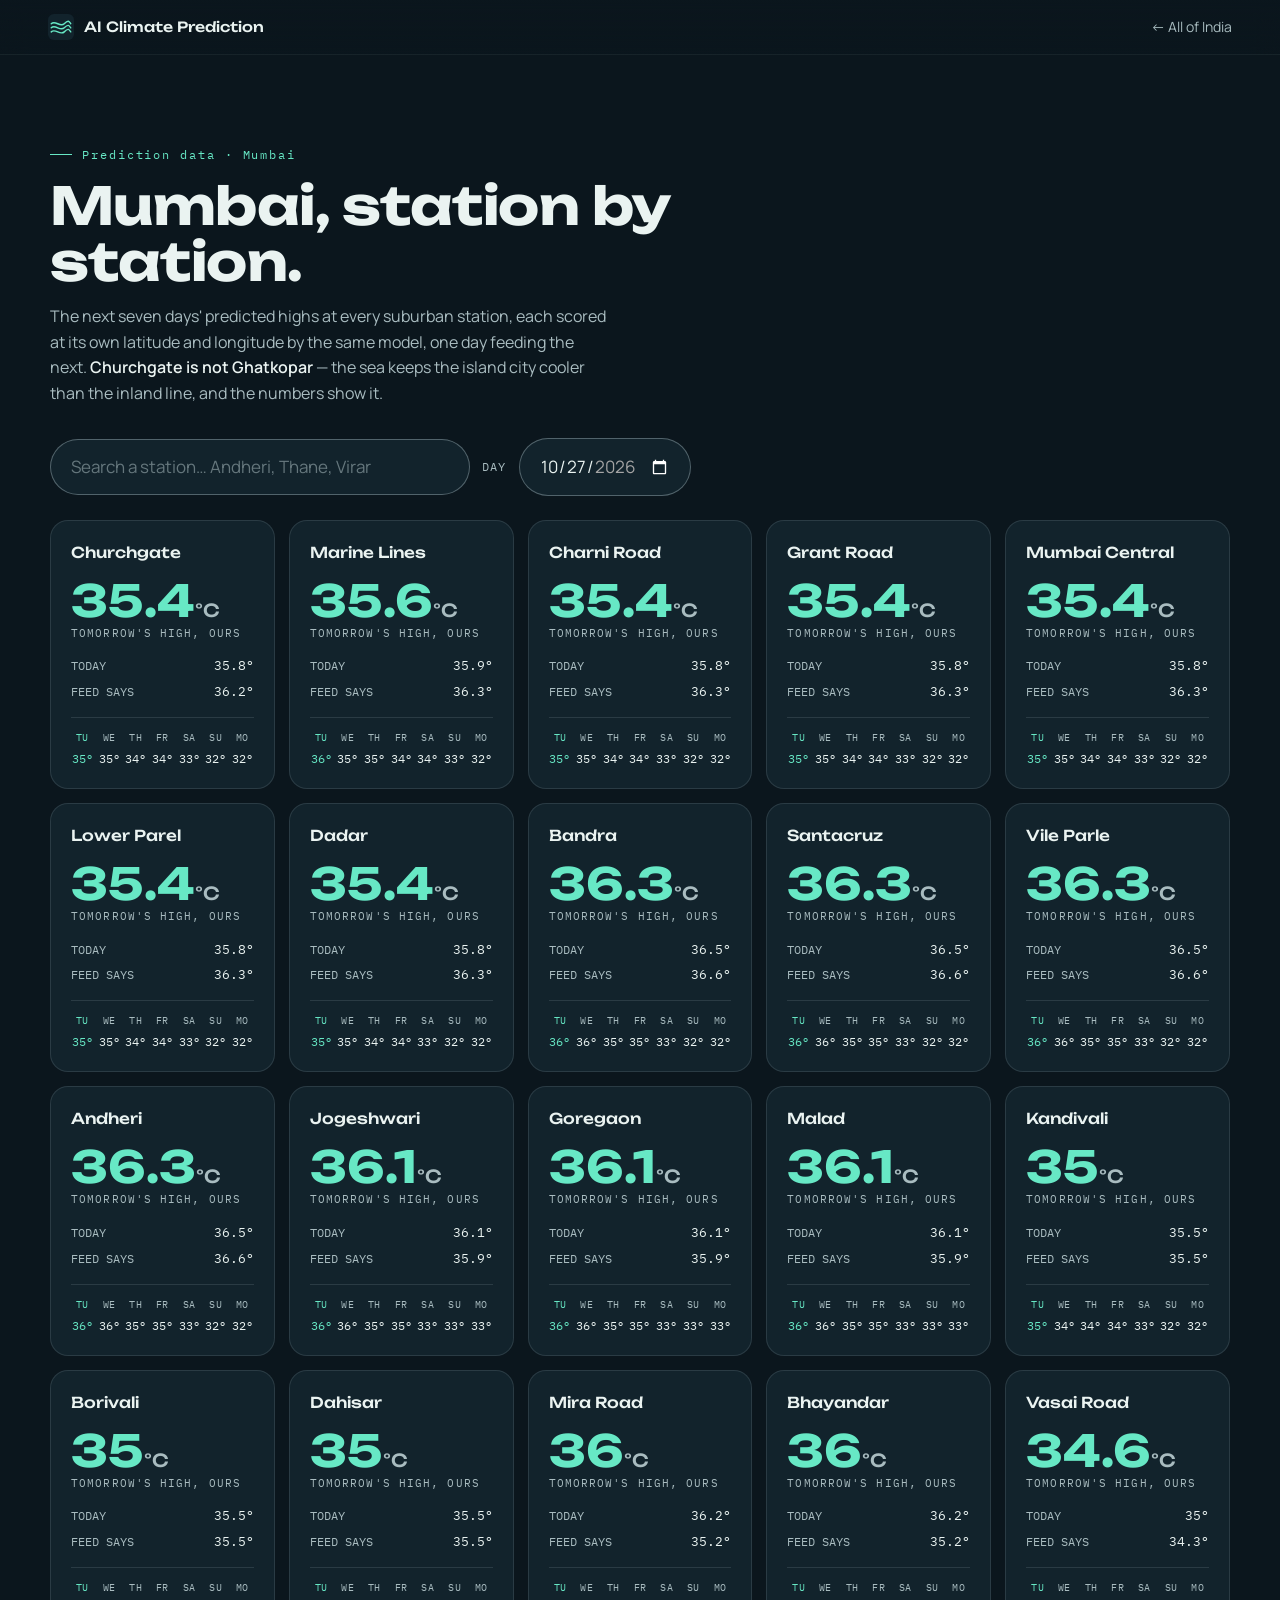
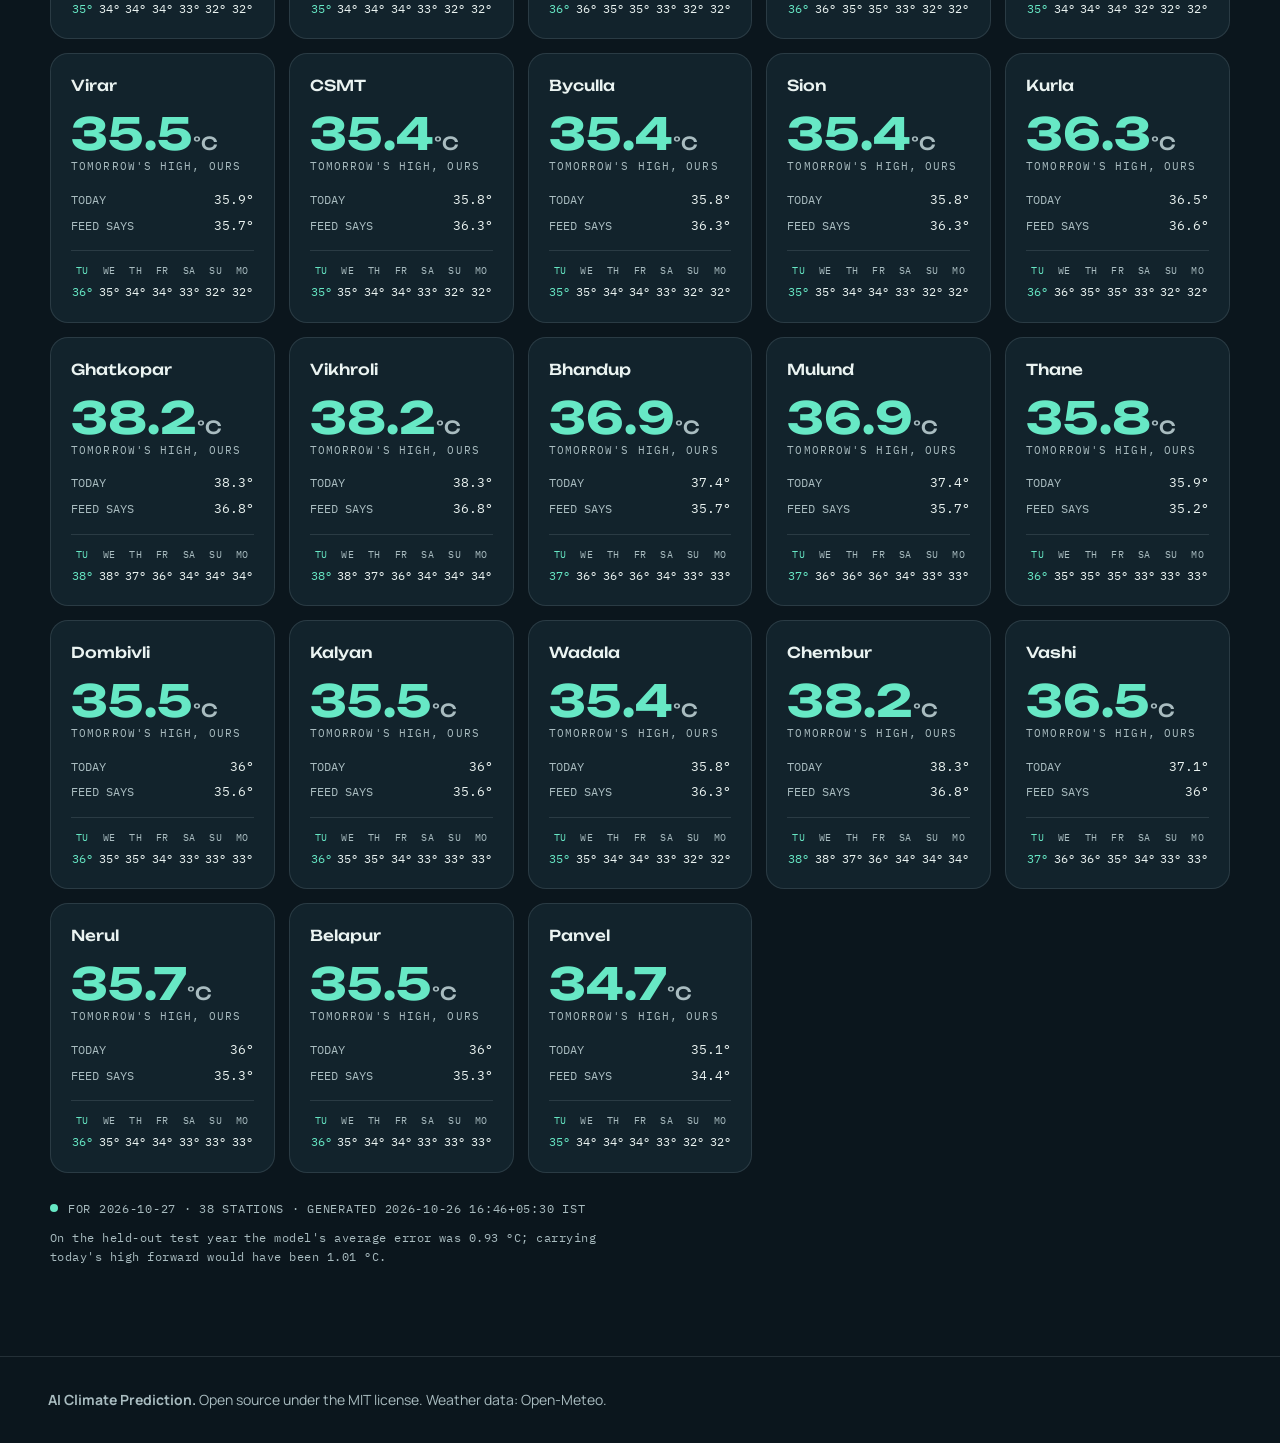
<file: site/mumbai.html>
<!doctype html>
<html lang="en">
<head>
<meta charset="utf-8">
<meta name="viewport" content="width=device-width, initial-scale=1">
<title>Mumbai by Station</title>
<meta name="description" content="Tomorrow's predicted high for every Mumbai suburban station, from the AI Climate Prediction model.">
<meta name="theme-color" content="#0b161d">
<link rel="icon" href="data:image/svg+xml,%3Csvg xmlns='http://www.w3.org/2000/svg' viewBox='0 0 64 64'%3E%3Crect width='64' height='64' rx='14' fill='%230b161d'/%3E%3Cpath d='M8 24c10-10 22 10 32 0s12-6 16 0M8 34c10-10 22 10 32 0s12-6 16 0M8 44c10-10 22 10 32 0s12-6 16 0' fill='none' stroke='%2367e8c5' stroke-width='3.5' stroke-linecap='round'/%3E%3C/svg%3E">
<link rel="preconnect" href="https://fonts.googleapis.com">
<link rel="preconnect" href="https://fonts.gstatic.com" crossorigin>
<link href="https://fonts.googleapis.com/css2?family=Unbounded:wght@500;700&family=Manrope:wght@400;600&family=IBM+Plex+Mono:wght@400&display=swap" rel="stylesheet">
<style>
:root{
  --canvas:#0b161d;--panel:#12232c;--panel-2:#172e39;
  --accent:#67e8c5;--accent-hover:#8ff2d6;--accent-muted:rgba(103,232,197,.18);
  --text-secondary:#a9bcc0;--text-primary:#eaf3f1;
  --rain:#6fb4ff;--heat:#ffb35c;--line:rgba(169,188,192,.16);--line-strong:rgba(169,188,192,.42);
  --ease:cubic-bezier(.22,.61,.36,1);
  --display:"Unbounded",system-ui,sans-serif;--body:"Manrope",system-ui,sans-serif;--mono:"IBM Plex Mono",ui-monospace,monospace;
}
*{box-sizing:border-box;margin:0;padding:0}
body{background:var(--canvas);color:var(--text-primary);font-family:var(--body);font-size:17px;line-height:1.6;min-height:100vh}
a{color:inherit}
:focus-visible{outline:2px solid var(--accent);outline-offset:3px}
.nav{position:sticky;top:0;z-index:50;display:flex;align-items:center;justify-content:space-between;padding:14px clamp(16px,4vw,48px);background:linear-gradient(rgba(11,22,29,.86),rgba(11,22,29,.5));backdrop-filter:blur(12px);border-bottom:1px solid rgba(169,188,192,.08)}
.brand{display:flex;align-items:center;gap:10px;text-decoration:none;font-family:var(--display);font-weight:500;font-size:14px}
.brand svg{width:26px;height:26px}
.nav a.back{text-decoration:none;font-size:14px;color:var(--text-secondary);transition:color .25s var(--ease)}
.nav a.back:hover{color:var(--text-primary)}
.sec{padding:clamp(48px,7vw,90px) clamp(16px,4vw,48px)}
.wrap{max-width:1180px;margin:0 auto}
.kicker{font-family:var(--mono);font-size:12px;letter-spacing:.16em;color:var(--accent);margin-bottom:14px;display:flex;align-items:center;gap:10px}
.kicker::before{content:"";width:22px;height:1px;background:var(--accent)}
h1{font-family:var(--display);font-weight:700;font-size:clamp(30px,4.2vw,52px);line-height:1.08;letter-spacing:-.01em;max-width:18ch}
.lede{color:var(--text-secondary);max-width:56ch;margin-top:14px;font-size:clamp(16px,1.2vw,19px)}
.lede b{color:var(--text-primary);font-weight:600}
.bar{display:flex;gap:12px;flex-wrap:wrap;margin-top:32px;align-items:center}
.bar input{background:var(--panel);border:1px solid var(--line-strong);border-radius:999px;padding:13px 20px;color:var(--text-primary);font:inherit;transition:border-color .25s var(--ease);color-scheme:dark}
.bar input[type=search]{width:min(420px,100%)}
.bar input::placeholder{color:rgba(169,188,192,.55)}
.bar input:focus{border-color:var(--accent);outline:none}
.bar label{font-family:var(--mono);font-size:12px;letter-spacing:.1em;color:var(--text-secondary)}
.nomatch{display:none;color:var(--text-secondary);margin-top:28px;font-size:16px}
.grid{display:grid;grid-template-columns:repeat(auto-fill,minmax(200px,1fr));gap:14px;margin-top:24px}
.card{background:var(--panel);border:1px solid var(--line);border-radius:18px;padding:20px;transition:border-color .3s var(--ease),transform .4s var(--ease)}
.card:hover{border-color:var(--line-strong);transform:translateY(-2px)}
.card .st{font-family:var(--display);font-weight:500;font-size:15px}
.card .temp{font-family:var(--display);font-weight:700;font-size:44px;line-height:1;margin:14px 0 2px;color:var(--accent)}
.card .temp small{font-size:18px;font-weight:500;color:var(--text-secondary)}
.card .for{font-family:var(--mono);font-size:11px;letter-spacing:.1em;color:var(--text-secondary)}
.card .meta{display:grid;gap:5px;margin-top:14px;font-family:var(--mono);font-size:12px;color:var(--text-secondary)}
.card .meta span{display:flex;justify-content:space-between;gap:8px}
.card .meta b{color:var(--text-primary);font-weight:400;font-size:13px}
.wk{display:grid;grid-template-columns:repeat(7,1fr);gap:4px;margin-top:14px;padding-top:12px;border-top:1px solid var(--line);text-align:center;font-family:var(--mono)}
.wk i{display:block;font-style:normal;font-size:10px;letter-spacing:.04em;color:var(--text-secondary)}
.wk b{display:block;font-size:12px;font-weight:400;color:var(--text-primary);margin-top:3px}
.wk span.sel i,.wk span.sel b{color:var(--accent)}
.stamp{font-family:var(--mono);font-size:12px;color:var(--text-secondary);display:flex;align-items:center;gap:10px;margin-top:26px;letter-spacing:.06em;flex-wrap:wrap}
.dot{width:8px;height:8px;border-radius:50%;background:var(--accent)}
.err{color:var(--heat)}
.note{font-family:var(--mono);font-size:12px;color:var(--text-secondary);margin-top:10px;letter-spacing:.04em;max-width:80ch}
footer{padding:32px clamp(16px,4vw,48px);border-top:1px solid var(--line);color:var(--text-secondary);font-size:14px}
</style>
</head>
<body>
<nav class="nav" aria-label="Main">
  <a class="brand" href="index.html" aria-label="AI Climate Prediction, home">
    <svg viewBox="0 0 64 64" aria-hidden="true"><rect width="64" height="64" rx="14" fill="#12232c"/><path d="M8 24c10-10 22 10 32 0s12-6 16 0M8 34c10-10 22 10 32 0s12-6 16 0M8 44c10-10 22 10 32 0s12-6 16 0" fill="none" stroke="#67e8c5" stroke-width="3.5" stroke-linecap="round"/></svg>
    AI Climate Prediction
  </a>
  <a class="back" href="index.html">← All of India</a>
</nav>

<main class="sec">
  <div class="wrap">
    <p class="kicker">Prediction data · Mumbai</p>
    <h1>Mumbai, station by station.</h1>
    <p class="lede">The next seven days' predicted highs at every suburban station, each scored at its
      own latitude and longitude by the same model, one day feeding the next. <b>Churchgate is not
      Ghatkopar</b> — the sea keeps the island city cooler than the inland line, and the numbers show it.</p>
    <div class="bar">
      <label for="q" style="position:absolute;width:1px;height:1px;overflow:hidden;clip:rect(0 0 0 0)">Search stations</label>
      <input id="q" type="search" placeholder="Search a station… Andheri, Thane, Virar" autocomplete="off">
      <label for="day">DAY</label>
      <input id="day" type="date">
    </div>
    <p class="nomatch" id="nomatch">No station by that name. Try Churchgate, Dadar, Ghatkopar, Kalyan or Panvel.</p>
    <div class="grid" id="grid" aria-live="polite"></div>
    <p class="stamp"><span class="dot" aria-hidden="true"></span><span id="stamp">Reading the stations…</span></p>
    <p class="note" id="note"></p>
  </div>
</main>

<footer><strong>AI Climate Prediction.</strong> Open source under the MIT license. Weather data: Open-Meteo.</footer>

<script>
(() => {
'use strict';
const esc = s => String(s).replace(/[&<>"]/g, c => ({ '&': '&amp;', '<': '&lt;', '>': '&gt;', '"': '&quot;' }[c]));
const grid = document.getElementById('grid'), stamp = document.getElementById('stamp');
fetch('assets/stations.json', { cache: 'no-store' }).then(r => { if (!r.ok) throw new Error(r.status); return r.json(); }).then(d => {
  const wd = iso => new Date(iso + 'T00:00:00').toLocaleDateString('en-IN', { weekday: 'short' }).slice(0, 2).toUpperCase();
  grid.innerHTML = d.stations.map(s =>
    `<article class="card" data-name="${esc(s.station.toLowerCase())}"><div class="st">${esc(s.station)}</div>` +
    `<div class="temp">${esc(s.days[0].ours)}<small>°C</small></div><div class="for">TOMORROW'S HIGH, OURS</div>` +
    `<div class="meta"><span>TODAY<b>${esc(s.today_max)}°</b></span><span>FEED SAYS<b>${esc(s.days[0].feed)}°</b></span></div>` +
    `<div class="wk" aria-label="Our predicted high for the next seven days">` +
    s.days.map(x => `<span title="${esc(x.date)} — ours ${esc(x.ours)}°, feed says ${esc(x.feed)}°"><i>${wd(x.date)}</i><b>${Math.round(x.ours)}°</b></span>`).join('') +
    `</div></article>`).join('');
  stamp.textContent = `FOR ${d.for_date} · ${d.stations.length} STATIONS · GENERATED ${d.generated_at.replace('T', ' ')} IST`;
  document.getElementById('note').textContent =
    `On the held-out test year the model's average error was ${d.test_mae} °C; carrying today's high forward would have been ${d.persistence_mae} °C.`;
  const S = d.stations, day = document.getElementById('day'), week = S[0].days;
  day.min = week[0].date; day.max = week[week.length - 1].date; day.value = week[0].date;
  const applyDay = () => {
    const k = week.findIndex(x => x.date === day.value);
    if (k < 0) return;
    [...grid.children].forEach((card, i) => {
      const x = S[i].days[k];
      card.querySelector('.temp').innerHTML = `${esc(x.ours)}<small>°C</small>`;
      card.querySelector('.for').textContent = k === 0 ? "TOMORROW'S HIGH, OURS" : `HIGH FOR ${day.value}, OURS`;
      card.querySelectorAll('.meta b')[1].textContent = x.feed + '°';
      card.querySelectorAll('.wk span').forEach((sp, j) => sp.classList.toggle('sel', j === k));
    });
  };
  day.addEventListener('change', applyDay);
  applyDay();
}).catch(() => { stamp.innerHTML = '<span class="err">assets/stations.json is missing. Run: python -m scripts.predict_stations --out site/assets/stations.json</span>'; });
document.getElementById('q').addEventListener('input', e => {
  const q = e.target.value.trim().toLowerCase();
  let shown = 0;
  for (const card of grid.children){ const hit = !q || card.dataset.name.includes(q); card.style.display = hit ? '' : 'none'; shown += hit; }
  document.getElementById('nomatch').style.display = shown ? 'none' : 'block';
});
})();
</script>
</body>
</html>
</file>
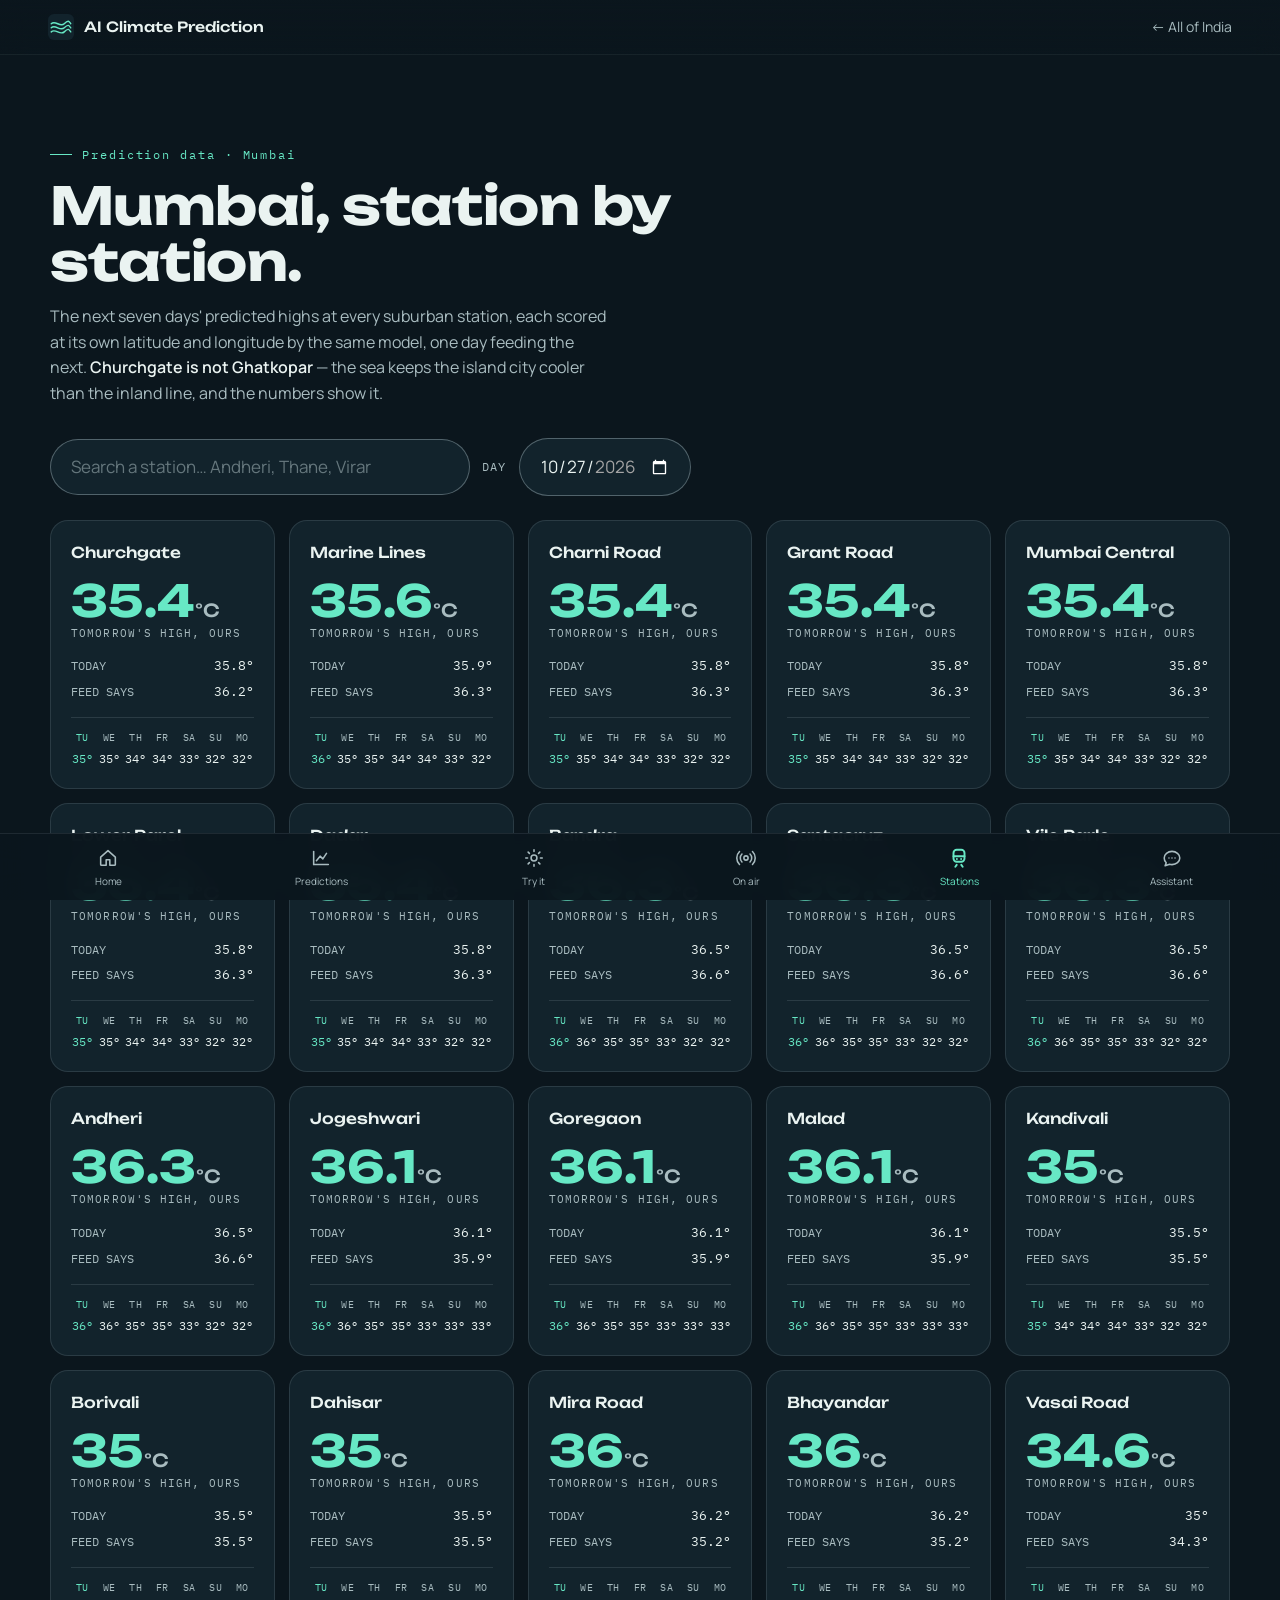
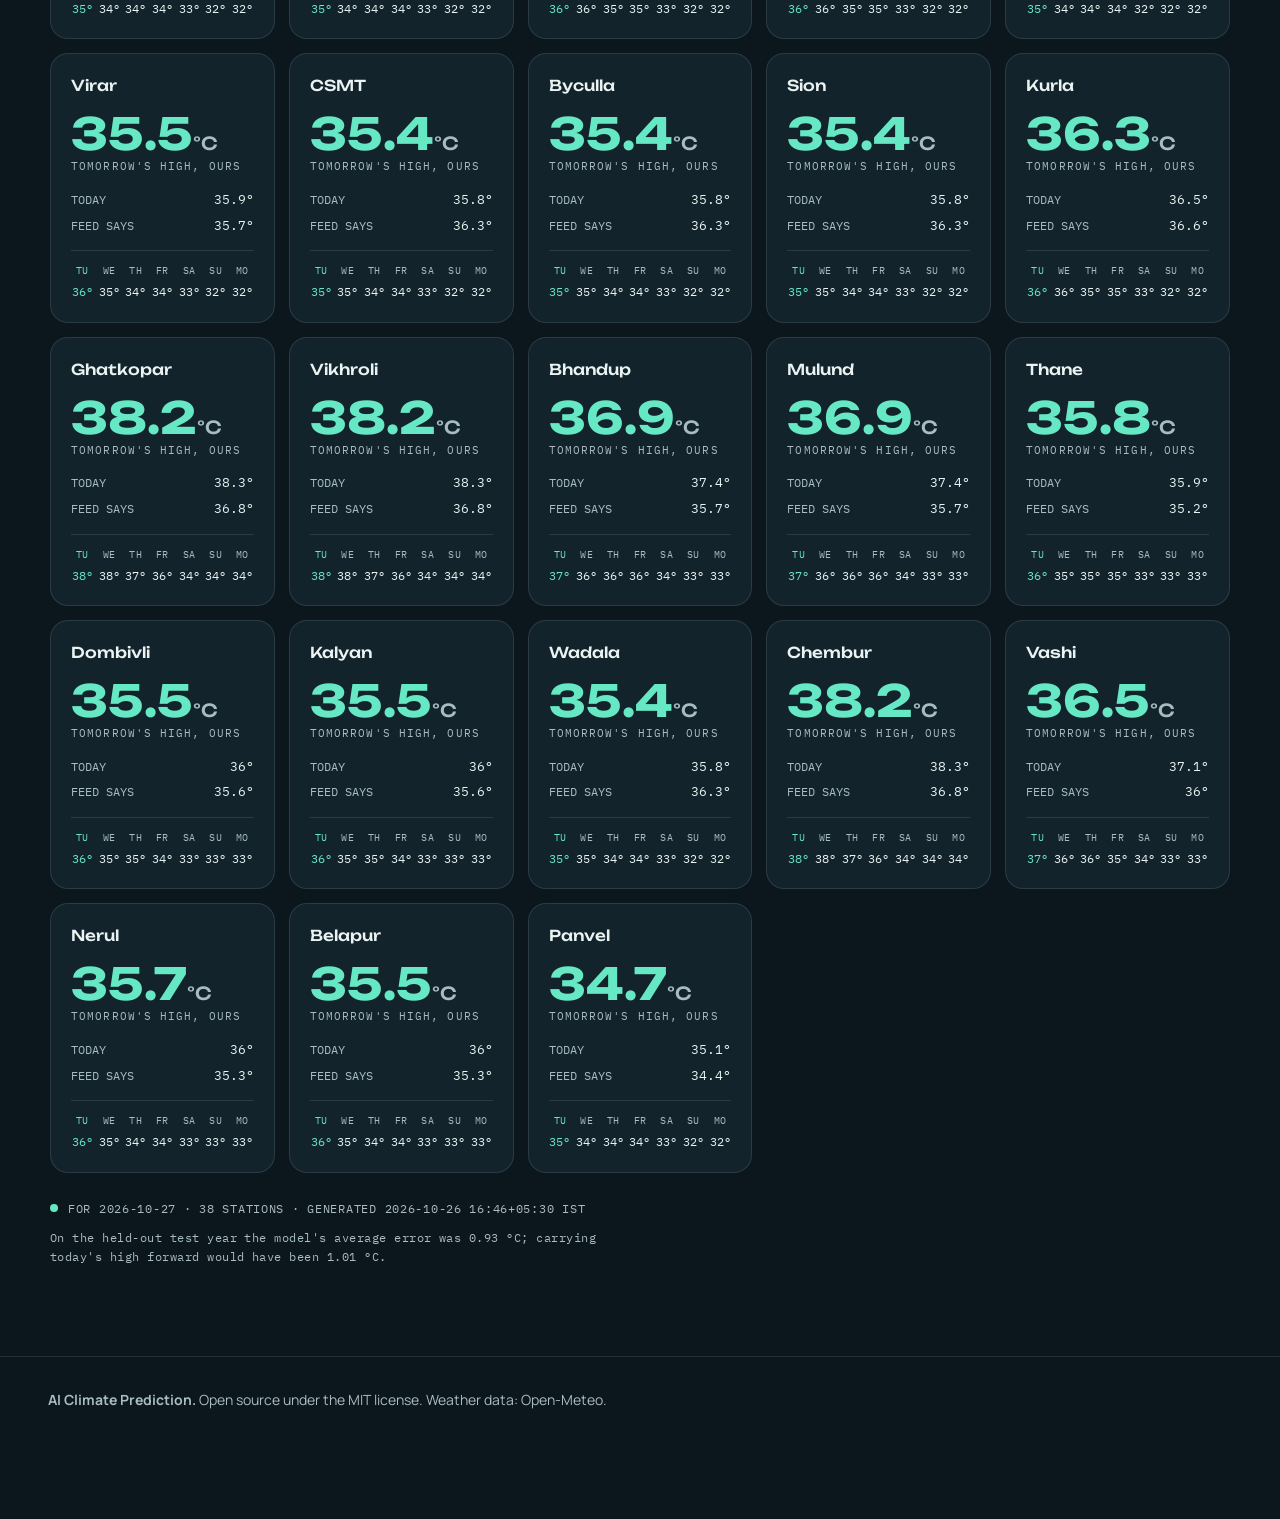
<file: android/app/src/main/assets/site/mumbai.html>
<!doctype html>
<html lang="en">
<head>
<meta charset="utf-8">
<meta name="viewport" content="width=device-width, initial-scale=1">
<title>Mumbai by Station</title>
<meta name="description" content="Tomorrow's predicted high for every Mumbai suburban station, from the AI Climate Prediction model.">
<meta name="theme-color" content="#0b161d">
<link rel="icon" href="data:image/svg+xml,%3Csvg xmlns='http://www.w3.org/2000/svg' viewBox='0 0 64 64'%3E%3Crect width='64' height='64' rx='14' fill='%230b161d'/%3E%3Cpath d='M8 24c10-10 22 10 32 0s12-6 16 0M8 34c10-10 22 10 32 0s12-6 16 0M8 44c10-10 22 10 32 0s12-6 16 0' fill='none' stroke='%2367e8c5' stroke-width='3.5' stroke-linecap='round'/%3E%3C/svg%3E">
<link rel="preconnect" href="https://fonts.googleapis.com">
<link rel="preconnect" href="https://fonts.gstatic.com" crossorigin>
<link href="https://fonts.googleapis.com/css2?family=Unbounded:wght@500;700&family=Manrope:wght@400;600&family=IBM+Plex+Mono:wght@400&display=swap" rel="stylesheet">
<style>
:root{
  --canvas:#0b161d;--panel:#12232c;--panel-2:#172e39;
  --accent:#67e8c5;--accent-hover:#8ff2d6;--accent-muted:rgba(103,232,197,.18);
  --text-secondary:#a9bcc0;--text-primary:#eaf3f1;
  --rain:#6fb4ff;--heat:#ffb35c;--line:rgba(169,188,192,.16);--line-strong:rgba(169,188,192,.42);
  --ease:cubic-bezier(.22,.61,.36,1);
  --display:"Unbounded",system-ui,sans-serif;--body:"Manrope",system-ui,sans-serif;--mono:"IBM Plex Mono",ui-monospace,monospace;
}
*{box-sizing:border-box;margin:0;padding:0}
body{background:var(--canvas);color:var(--text-primary);font-family:var(--body);font-size:17px;line-height:1.6;min-height:100vh}
a{color:inherit}
:focus-visible{outline:2px solid var(--accent);outline-offset:3px}
.nav{position:sticky;top:0;z-index:50;display:flex;align-items:center;justify-content:space-between;padding:14px clamp(16px,4vw,48px);background:linear-gradient(rgba(11,22,29,.86),rgba(11,22,29,.5));backdrop-filter:blur(12px);border-bottom:1px solid rgba(169,188,192,.08)}
.brand{display:flex;align-items:center;gap:10px;text-decoration:none;font-family:var(--display);font-weight:500;font-size:14px}
.brand svg{width:26px;height:26px}
.nav a.back{text-decoration:none;font-size:14px;color:var(--text-secondary);transition:color .25s var(--ease)}
.nav a.back:hover{color:var(--text-primary)}
.sec{padding:clamp(48px,7vw,90px) clamp(16px,4vw,48px)}
.wrap{max-width:1180px;margin:0 auto}
.kicker{font-family:var(--mono);font-size:12px;letter-spacing:.16em;color:var(--accent);margin-bottom:14px;display:flex;align-items:center;gap:10px}
.kicker::before{content:"";width:22px;height:1px;background:var(--accent)}
h1{font-family:var(--display);font-weight:700;font-size:clamp(30px,4.2vw,52px);line-height:1.08;letter-spacing:-.01em;max-width:18ch}
.lede{color:var(--text-secondary);max-width:56ch;margin-top:14px;font-size:clamp(16px,1.2vw,19px)}
.lede b{color:var(--text-primary);font-weight:600}
.bar{display:flex;gap:12px;flex-wrap:wrap;margin-top:32px;align-items:center}
.bar input{background:var(--panel);border:1px solid var(--line-strong);border-radius:999px;padding:13px 20px;color:var(--text-primary);font:inherit;transition:border-color .25s var(--ease);color-scheme:dark}
.bar input[type=search]{width:min(420px,100%)}
.bar input::placeholder{color:rgba(169,188,192,.55)}
.bar input:focus{border-color:var(--accent);outline:none}
.bar label{font-family:var(--mono);font-size:12px;letter-spacing:.1em;color:var(--text-secondary)}
.nomatch{display:none;color:var(--text-secondary);margin-top:28px;font-size:16px}
.grid{display:grid;grid-template-columns:repeat(auto-fill,minmax(200px,1fr));gap:14px;margin-top:24px}
.card{background:var(--panel);border:1px solid var(--line);border-radius:18px;padding:20px;transition:border-color .3s var(--ease),transform .4s var(--ease)}
.card:hover{border-color:var(--line-strong);transform:translateY(-2px)}
.card .st{font-family:var(--display);font-weight:500;font-size:15px}
.card .temp{font-family:var(--display);font-weight:700;font-size:44px;line-height:1;margin:14px 0 2px;color:var(--accent)}
.card .temp small{font-size:18px;font-weight:500;color:var(--text-secondary)}
.card .for{font-family:var(--mono);font-size:11px;letter-spacing:.1em;color:var(--text-secondary)}
.card .meta{display:grid;gap:5px;margin-top:14px;font-family:var(--mono);font-size:12px;color:var(--text-secondary)}
.card .meta span{display:flex;justify-content:space-between;gap:8px}
.card .meta b{color:var(--text-primary);font-weight:400;font-size:13px}
.wk{display:grid;grid-template-columns:repeat(7,1fr);gap:4px;margin-top:14px;padding-top:12px;border-top:1px solid var(--line);text-align:center;font-family:var(--mono)}
.wk i{display:block;font-style:normal;font-size:10px;letter-spacing:.04em;color:var(--text-secondary)}
.wk b{display:block;font-size:12px;font-weight:400;color:var(--text-primary);margin-top:3px}
.wk span.sel i,.wk span.sel b{color:var(--accent)}
.stamp{font-family:var(--mono);font-size:12px;color:var(--text-secondary);display:flex;align-items:center;gap:10px;margin-top:26px;letter-spacing:.06em;flex-wrap:wrap}
.dot{width:8px;height:8px;border-radius:50%;background:var(--accent)}
.err{color:var(--heat)}
.note{font-family:var(--mono);font-size:12px;color:var(--text-secondary);margin-top:10px;letter-spacing:.04em;max-width:80ch}
footer{padding:32px clamp(16px,4vw,48px);border-top:1px solid var(--line);color:var(--text-secondary);font-size:14px}
</style>
<link rel="stylesheet" href="tabbar.css">
</head>
<body>
<nav class="nav" aria-label="Main">
  <a class="brand" href="index.html" aria-label="AI Climate Prediction, home">
    <svg viewBox="0 0 64 64" aria-hidden="true"><rect width="64" height="64" rx="14" fill="#12232c"/><path d="M8 24c10-10 22 10 32 0s12-6 16 0M8 34c10-10 22 10 32 0s12-6 16 0M8 44c10-10 22 10 32 0s12-6 16 0" fill="none" stroke="#67e8c5" stroke-width="3.5" stroke-linecap="round"/></svg>
    AI Climate Prediction
  </a>
  <a class="back" href="index.html">← All of India</a>
</nav>

<main class="sec">
  <div class="wrap">
    <p class="kicker">Prediction data · Mumbai</p>
    <h1>Mumbai, station by station.</h1>
    <p class="lede">The next seven days' predicted highs at every suburban station, each scored at its
      own latitude and longitude by the same model, one day feeding the next. <b>Churchgate is not
      Ghatkopar</b> — the sea keeps the island city cooler than the inland line, and the numbers show it.</p>
    <div class="bar">
      <label for="q" style="position:absolute;width:1px;height:1px;overflow:hidden;clip:rect(0 0 0 0)">Search stations</label>
      <input id="q" type="search" placeholder="Search a station… Andheri, Thane, Virar" autocomplete="off">
      <label for="day">DAY</label>
      <input id="day" type="date">
    </div>
    <p class="nomatch" id="nomatch">No station by that name. Try Churchgate, Dadar, Ghatkopar, Kalyan or Panvel.</p>
    <div class="grid" id="grid" aria-live="polite"></div>
    <p class="stamp"><span class="dot" aria-hidden="true"></span><span id="stamp">Reading the stations…</span></p>
    <p class="note" id="note"></p>
  </div>
</main>

<footer><strong>AI Climate Prediction.</strong> Open source under the MIT license. Weather data: Open-Meteo.</footer>

<script>
(() => {
'use strict';
const esc = s => String(s).replace(/[&<>"]/g, c => ({ '&': '&amp;', '<': '&lt;', '>': '&gt;', '"': '&quot;' }[c]));
const grid = document.getElementById('grid'), stamp = document.getElementById('stamp');
fetch('assets/stations.json', { cache: 'no-store' }).then(r => { if (!r.ok) throw new Error(r.status); return r.json(); }).then(d => {
  const wd = iso => new Date(iso + 'T00:00:00').toLocaleDateString('en-IN', { weekday: 'short' }).slice(0, 2).toUpperCase();
  grid.innerHTML = d.stations.map(s =>
    `<article class="card" data-name="${esc(s.station.toLowerCase())}"><div class="st">${esc(s.station)}</div>` +
    `<div class="temp">${esc(s.days[0].ours)}<small>°C</small></div><div class="for">TOMORROW'S HIGH, OURS</div>` +
    `<div class="meta"><span>TODAY<b>${esc(s.today_max)}°</b></span><span>FEED SAYS<b>${esc(s.days[0].feed)}°</b></span></div>` +
    `<div class="wk" aria-label="Our predicted high for the next seven days">` +
    s.days.map(x => `<span title="${esc(x.date)} — ours ${esc(x.ours)}°, feed says ${esc(x.feed)}°"><i>${wd(x.date)}</i><b>${Math.round(x.ours)}°</b></span>`).join('') +
    `</div></article>`).join('');
  stamp.textContent = `FOR ${d.for_date} · ${d.stations.length} STATIONS · GENERATED ${d.generated_at.replace('T', ' ')} IST`;
  document.getElementById('note').textContent =
    `On the held-out test year the model's average error was ${d.test_mae} °C; carrying today's high forward would have been ${d.persistence_mae} °C.`;
  const S = d.stations, day = document.getElementById('day'), week = S[0].days;
  day.min = week[0].date; day.max = week[week.length - 1].date; day.value = week[0].date;
  const applyDay = () => {
    const k = week.findIndex(x => x.date === day.value);
    if (k < 0) return;
    [...grid.children].forEach((card, i) => {
      const x = S[i].days[k];
      card.querySelector('.temp').innerHTML = `${esc(x.ours)}<small>°C</small>`;
      card.querySelector('.for').textContent = k === 0 ? "TOMORROW'S HIGH, OURS" : `HIGH FOR ${day.value}, OURS`;
      card.querySelectorAll('.meta b')[1].textContent = x.feed + '°';
      card.querySelectorAll('.wk span').forEach((sp, j) => sp.classList.toggle('sel', j === k));
    });
  };
  day.addEventListener('change', applyDay);
  applyDay();
}).catch(() => { stamp.innerHTML = '<span class="err">assets/stations.json is missing. Run: python -m scripts.predict_stations --out site/assets/stations.json</span>'; });
document.getElementById('q').addEventListener('input', e => {
  const q = e.target.value.trim().toLowerCase();
  let shown = 0;
  for (const card of grid.children){ const hit = !q || card.dataset.name.includes(q); card.style.display = hit ? '' : 'none'; shown += hit; }
  document.getElementById('nomatch').style.display = shown ? 'none' : 'block';
});
})();
</script>
<script src="tabbar.js" defer></script>
</body>
</html>
</file>
<file: android/app/src/main/assets/site/tabbar.css>
/* Instagram-style bottom tab bar, shared by both pages. */
.tabbar{position:fixed;left:0;right:0;bottom:0;z-index:70;display:flex;align-items:stretch;
  padding:4px 2px;background:rgba(11,22,29,.97);backdrop-filter:blur(14px);
  border-top:1px solid rgba(169,188,192,.12)}
.tabbar a{flex:1;display:flex;flex-direction:column;align-items:center;justify-content:center;gap:4px;
  padding:9px 1px 7px;text-decoration:none;color:var(--text-secondary);font-size:10px;
  white-space:nowrap;border-radius:12px;-webkit-tap-highlight-color:transparent}
.tabbar a svg{width:22px;height:22px;fill:none;stroke:currentColor;stroke-width:1.7;
  stroke-linecap:round;stroke-linejoin:round}
.tabbar a[aria-current]{color:var(--accent)}
.tabbar a[aria-current] svg{stroke-width:2.1}
.tabbar a:active{background:rgba(103,232,197,.1)}

body{padding-bottom:76px}
.tab-off{display:none!important}
.botfab{display:none}            /* the Assistant tab replaces the floating button */

/* on its own tab the chat fills the screen above the bar */
body.tab-assistant .bot{inset:0 0 76px 0;width:auto;max-height:none;border-radius:0}

/* the full list of places the pipeline reads */
.places{margin-top:30px}
.places h3{font-size:20px;margin-bottom:6px}
.places input{width:100%;max-width:420px;margin:12px 0 14px;padding:11px 14px;border-radius:999px;
  border:1px solid var(--line-strong);background:var(--panel);color:var(--text-primary);font:inherit;font-size:15px}
.places ol{list-style:none;counter-reset:place;display:grid;gap:8px;max-width:620px}
.places li{counter-increment:place;display:grid;grid-template-columns:1fr auto;gap:2px 12px;
  padding:11px 14px;border:1px solid var(--line);border-radius:12px;background:var(--panel)}
.places li::before{content:counter(place);grid-row:1 / span 2;grid-column:3;align-self:center;
  font-family:var(--mono);font-size:11px;color:var(--text-secondary);min-width:2ch;text-align:right}
.places .pn{font-weight:600}
.places .pk{font-family:var(--mono);font-size:11px;letter-spacing:.06em;color:var(--text-secondary);text-align:right;text-transform:uppercase}
.places .pc{font-family:var(--mono);font-size:12px;color:var(--accent)}
.places .pf{font-family:var(--mono);font-size:12px;color:var(--text-secondary);text-align:right}
.places .pe{grid-template-columns:1fr;color:var(--text-secondary)}
@media (max-width:520px){.places li{grid-template-columns:1fr}.places .pk,.places .pf{text-align:left}
  .places li::before{grid-row:1;grid-column:2;align-self:start}}

/* The page reveals each section as it scrolls past; a section opened straight from
   the tab bar never scrolls, so its entrance never fires and it stays invisible. */
.rv .part{opacity:1;transform:none}
</file>
